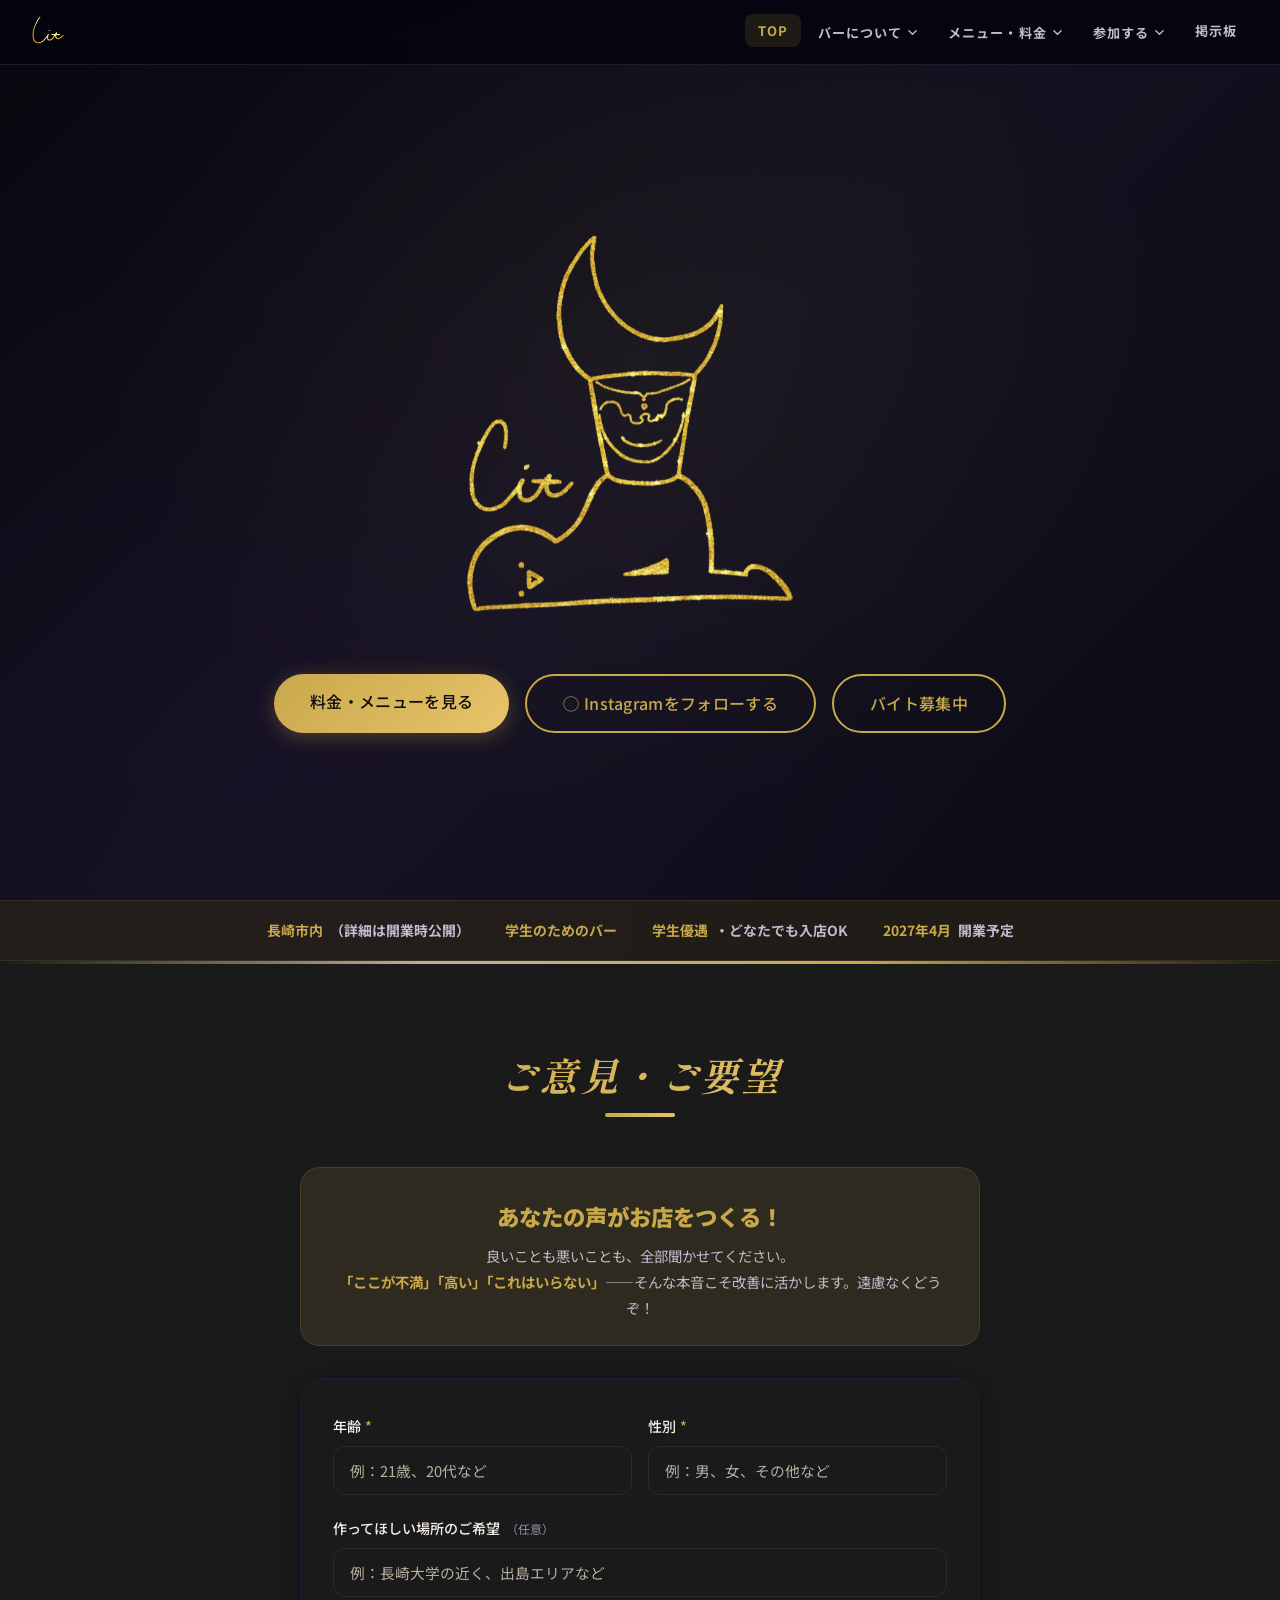
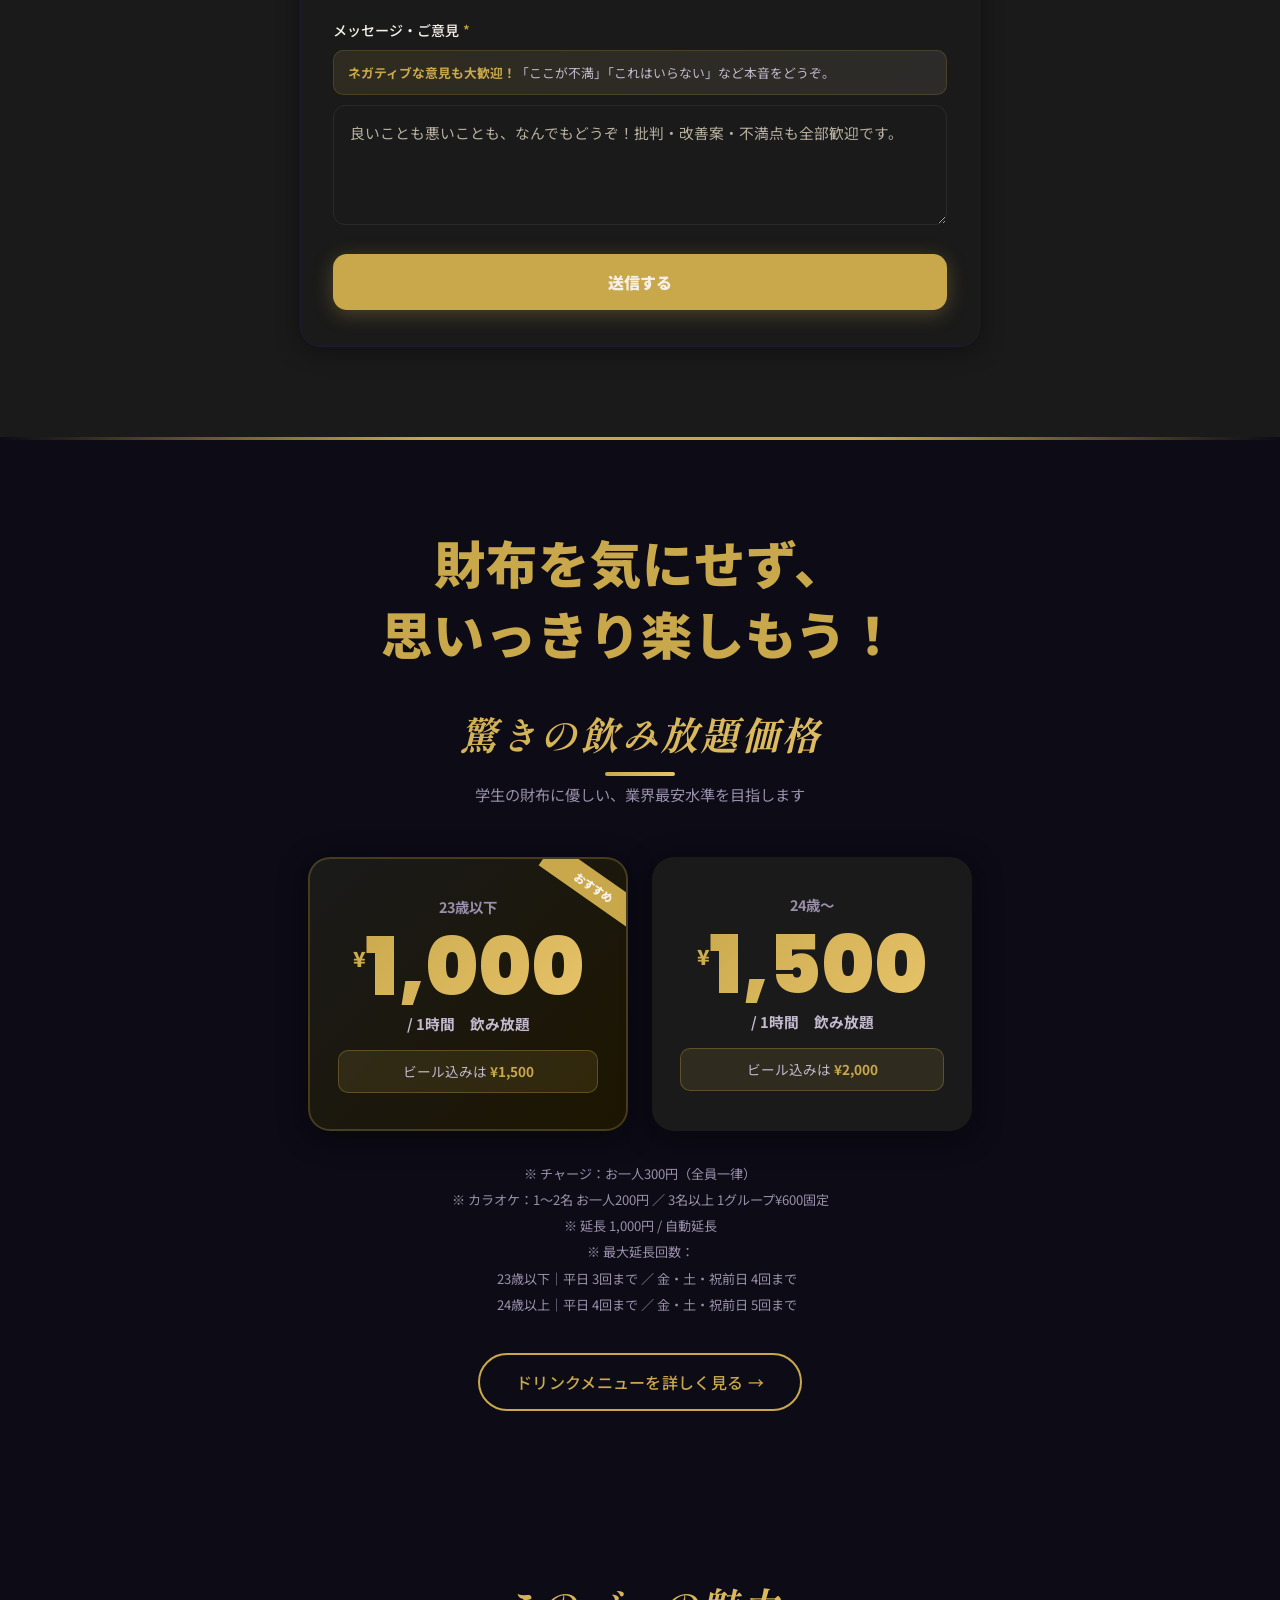
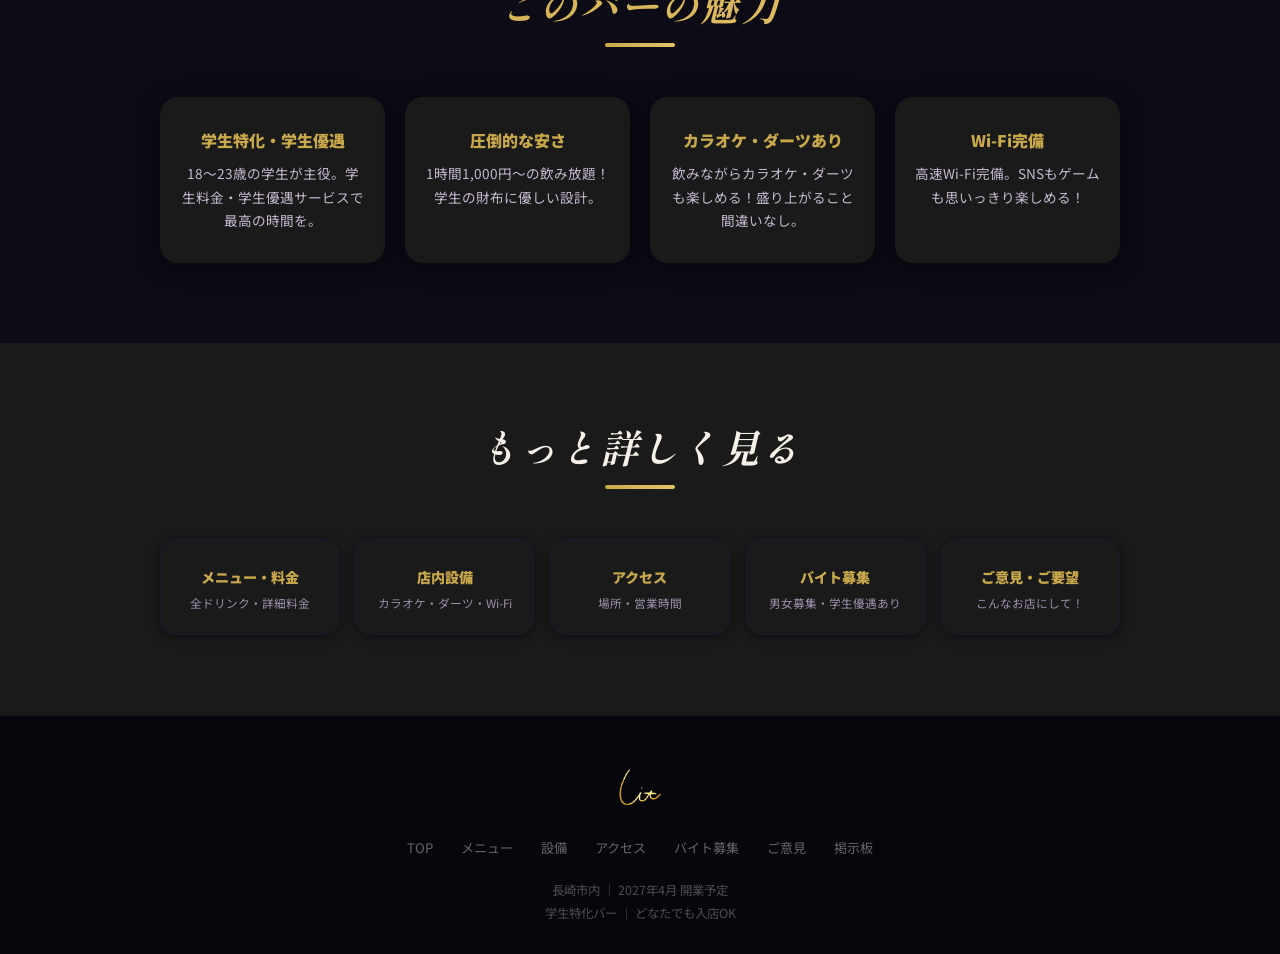
<file: index.html>
<!DOCTYPE html>
<html lang="ja">
<head>
  <meta charset="UTF-8">
  <meta name="viewport" content="width=device-width, initial-scale=1.0">
  <title>Lit | 学生特化バー 長崎</title>
  <link rel="stylesheet" href="style.css">
  <style>
    /* ===== PRICE SECTION ===== */
    .price-section {
      padding: 90px 20px;
      background: var(--bg-alt);
      text-align: center;
      position: relative;
    }

    .price-section::before {
      content: '';
      position: absolute;
      top: 0; left: 0; right: 0;
      height: 3px;
      background: linear-gradient(90deg, transparent, var(--pink), var(--purple), transparent);
    }

    .price-cards-wrap {
      display: flex;
      justify-content: center;
      gap: 24px;
      flex-wrap: wrap;
      margin-top: 40px;
    }

    .price-card {
      flex: 1;
      min-width: 235px;
      max-width: 320px;
      background: #1A1A1A;
      border-radius: 22px;
      padding: 36px 28px;
      text-align: center;
      position: relative;
      overflow: hidden;
      box-shadow: 0 6px 30px rgba(0,0,0,0.4);
      transition: transform 0.3s, box-shadow 0.3s;
    }

    .price-card:hover {
      transform: translateY(-10px);
      box-shadow: 0 20px 50px rgba(201,168,76,0.2);
    }

    .price-card.featured {
      background: linear-gradient(135deg, #1A1A1A, #1C1500);
      border: 2px solid rgba(201,168,76,0.25);
    }

    .featured-ribbon {
      position: absolute;
      top: 14px; right: -26px;
      background: linear-gradient(135deg, var(--pink), var(--purple));
      color: #F5F0E8;
      font-weight: 900;
      font-size: 0.7rem;
      padding: 5px 36px;
      transform: rotate(35deg);
    }

    .price-card-age {
      font-size: 0.9rem;
      color: var(--text-muted);
      margin-bottom: 8px;
      font-weight: 700;
    }

    .price-num {
      font-family: 'Poppins', sans-serif;
      font-weight: 900;
      font-size: clamp(3.5rem, 9vw, 5rem);
      line-height: 1;
      background: linear-gradient(135deg, var(--yellow), var(--orange));
      -webkit-background-clip: text;
      background-clip: text;
      -webkit-text-fill-color: transparent;
      animation: glowYellow 3s ease-in-out infinite;
    }

    .price-yen {
      font-size: 1.3rem;
      vertical-align: super;
      font-family: 'Noto Sans JP', sans-serif;
    }

    .price-per {
      font-size: 0.92rem;
      color: var(--text-secondary);
      margin-top: 5px;
      font-weight: 700;
    }

    .price-beer-opt {
      margin-top: 14px;
      padding: 9px 14px;
      background: var(--yellow-soft);
      border: 1px solid rgba(201,168,76,0.3);
      border-radius: 10px;
      font-size: 0.85rem;
      color: var(--text-secondary);
    }

    .price-beer-opt strong { color: #C9A84C; }

    .price-note {
      margin-top: 30px;
      color: var(--text-muted);
      font-size: 0.82rem;
      line-height: 2;
    }

    /* ===== EMBEDDED FEEDBACK ===== */
    .feedback-section {
      padding: 90px 20px;
      background: #1A1A1A;
      position: relative;
    }

    .feedback-section::before {
      content: '';
      position: absolute;
      top: 0; left: 0; right: 0;
      height: 3px;
      background: linear-gradient(90deg, transparent, var(--cyan), var(--purple), transparent);
    }

    .feedback-inner {
      max-width: 680px;
      margin: 0 auto;
    }

    .feedback-banner {
      background: linear-gradient(135deg, var(--purple-soft), var(--pink-soft));
      border: 1px solid rgba(201,168,76,0.15);
      border-radius: 20px;
      padding: 30px 28px 24px;
      text-align: center;
      margin-bottom: 32px;
    }

    .fb-banner-title {
      font-size: 1.4rem; font-weight: 900;
      background: linear-gradient(135deg, var(--purple), var(--pink));
      -webkit-background-clip: text; background-clip: text; -webkit-text-fill-color: transparent;
      margin-bottom: 8px;
    }

    .fb-banner-desc { font-size: 0.9rem; color: var(--text-secondary); line-height: 1.8; }

    .fb-form-card {
      background: #1A1A1A;
      border: 1px solid var(--card-border);
      border-radius: 20px;
      padding: 36px 32px;
      box-shadow: var(--card-shadow);
    }

    @media (max-width: 480px) {
      .fb-form-card { padding: 24px 18px; }
    }

    .fb-row2 {
      display: grid;
      grid-template-columns: 1fr 1fr;
      gap: 16px;
    }

    @media (max-width: 520px) {
      .fb-row2 { grid-template-columns: 1fr; }
    }

    .submit-btn {
      width: 100%;
      background: linear-gradient(135deg, var(--pink), var(--purple));
      color: #F5F0E8;
      border: none;
      border-radius: 14px;
      padding: 16px;
      font-family: 'Noto Sans JP', sans-serif;
      font-weight: 900;
      font-size: 1rem;
      cursor: pointer;
      transition: all 0.3s;
      box-shadow: 0 4px 20px rgba(201,168,76,0.3);
      position: relative;
      overflow: hidden;
    }

    .submit-btn::before {
      content: '';
      position: absolute;
      top: 0; left: -100%; width: 100%; height: 100%;
      background: linear-gradient(90deg, transparent, rgba(245,240,232,0.15), transparent);
      transition: left 0.5s;
    }

    .submit-btn:hover { transform: translateY(-2px); box-shadow: 0 8px 30px rgba(201,168,76,0.45); }
    .submit-btn:hover::before { left: 100%; }
    .submit-btn:disabled { opacity: 0.5; cursor: not-allowed; transform: none; }

    .thankyou-wrap {
      display: none;
      text-align: center;
      padding: 50px 20px;
      animation: fadeInUp 0.6s ease;
    }

    .thankyou-wrap.visible { display: block; }

    .ty-title {
      font-size: clamp(1.5rem, 4vw, 2.2rem); font-weight: 900; margin-bottom: 12px;
      background: linear-gradient(135deg, var(--pink), var(--purple));
      -webkit-background-clip: text; background-clip: text; -webkit-text-fill-color: transparent;
    }
    .ty-desc { font-size: 0.95rem; color: var(--text-secondary); line-height: 1.9; margin-bottom: 28px; }

    .confetti-container {
      position: fixed; inset: 0; pointer-events: none; z-index: 9999; overflow: hidden;
    }

    .confetti-piece {
      position: absolute;
      animation: confettiFall linear forwards;
    }

    /* ===== FEATURES ===== */
    .features-section { padding: 80px 20px; background: var(--bg-alt); }

    .features-grid {
      display: grid;
      grid-template-columns: repeat(auto-fit, minmax(200px, 1fr));
      gap: 20px;
    }

    .feature-item {
      background: #1A1A1A;
      border-radius: 18px;
      padding: 30px 20px;
      text-align: center;
      box-shadow: var(--card-shadow);
      transition: all 0.3s;
    }

    .feature-item:hover {
      transform: translateY(-6px);
      box-shadow: var(--card-shadow-hover);
    }

    .feature-icon {
      font-size: 2.8rem;
      margin-bottom: 15px;
      display: block;
      animation: float 4s ease-in-out infinite;
    }

    .feature-item:nth-child(2) .feature-icon { animation-delay: 1s; }
    .feature-item:nth-child(3) .feature-icon { animation-delay: 2s; }
    .feature-item:nth-child(4) .feature-icon { animation-delay: 3s; }

    .feature-title { font-weight: 900; font-size: 1rem; color: var(--purple); margin-bottom: 8px; }
    .feature-desc { font-size: 0.85rem; color: var(--text-secondary); line-height: 1.75; }

    /* ===== PAGE NAV ===== */
    .page-nav-section { padding: 80px 20px; background: #1A1A1A; }

    .page-nav-grid {
      display: grid;
      grid-template-columns: repeat(auto-fit, minmax(160px, 1fr));
      gap: 16px;
    }

    .page-nav-card {
      display: block;
      text-decoration: none;
      color: var(--text);
      background: #1A1A1A;
      border: 1.5px solid var(--card-border);
      border-radius: 16px;
      padding: 26px 14px 22px;
      text-align: center;
      box-shadow: 0 2px 12px rgba(0,0,0,0.4);
      transition: all 0.3s;
      position: relative;
      overflow: hidden;
    }

    .page-nav-card::after {
      content: '';
      position: absolute;
      top: 0; left: 0; right: 0;
      height: 3px;
      background: linear-gradient(90deg, var(--pink), var(--purple));
      transform: scaleX(0);
      transition: transform 0.3s;
    }

    .page-nav-card:hover {
      transform: translateY(-6px);
      border-color: rgba(201,168,76,0.25);
      box-shadow: 0 12px 35px rgba(201,168,76,0.15);
    }

    .page-nav-card:hover::after { transform: scaleX(1); }

    .pnc-icon { font-size: 2rem; margin-bottom: 10px; display: block; }
    .pnc-title { font-weight: 900; font-size: 0.88rem; color: var(--purple); margin-bottom: 4px; }
    .pnc-desc { font-size: 0.73rem; color: var(--text-muted); }

    /* ===== INFO BAR ===== */
    .info-bar {
      background: linear-gradient(135deg, var(--purple-soft), var(--pink-soft));
      border-top: 1px solid rgba(201,168,76,0.12);
      border-bottom: 1px solid rgba(201,168,76,0.12);
      padding: 18px 20px;
      display: flex;
      justify-content: center;
      gap: 35px;
      flex-wrap: wrap;
    }

    .info-item {
      display: flex;
      align-items: center;
      gap: 7px;
      font-size: 0.87rem;
      color: var(--text-secondary);
      font-weight: 700;
    }

    .info-item strong { color: var(--purple); }

    /* ===== PRICE SECTION CATCH ===== */
    .price-section-catch {
      font-family: 'M PLUS Rounded 1c', 'Noto Sans JP', sans-serif;
      font-weight: 900;
      font-size: clamp(1.8rem, 5vw, 3.2rem);
      line-height: 1.4;
      text-align: center;
      background: linear-gradient(135deg, var(--pink), var(--purple));
      -webkit-background-clip: text;
      background-clip: text;
      -webkit-text-fill-color: transparent;
      margin-bottom: 40px;
      letter-spacing: 0.02em;
    }

    @keyframes bounce {
      0%, 100% { transform: translateY(0); }
      50% { transform: translateY(-6px); }
    }
  </style>
</head>
<body>

  <nav id="mainNav">
    <a href="index.html" class="nav-logo"><img src="lit-logo.png" alt="Lit" class="nav-logo-img" onerror="this.style.display='none';this.nextSibling.style.display='inline'"><span style="display:none">Lit</span></a>
    <ul class="nav-links">
      <li><a href="index.html">TOP</a></li>
      <li class="nav-item-dropdown">
        <button class="nav-trigger" type="button">バーについて<svg class="nav-chevron" viewBox="0 0 12 12" fill="none"><path d="M2 4L6 8L10 4" stroke="currentColor" stroke-width="1.5" stroke-linecap="round" stroke-linejoin="round"/></svg></button>
        <div class="mega-menu">
          <div class="mega-menu-inner">
            <a href="facilities.html" class="mega-item">
              <div class="mega-item-icon"><svg viewBox="0 0 24 24" fill="none" stroke="currentColor" stroke-width="1.8" stroke-linecap="round" stroke-linejoin="round"><rect x="2" y="3" width="20" height="14" rx="2"/><line x1="8" y1="21" x2="16" y2="21"/><line x1="12" y1="17" x2="12" y2="21"/></svg></div>
              <div><div class="mega-item-title">店内設備</div><div class="mega-item-desc">カウンター・ゲーム・設備一覧</div></div>
            </a>
            <div class="mega-divider"></div>
            <a href="access.html" class="mega-item">
              <div class="mega-item-icon"><svg viewBox="0 0 24 24" fill="none" stroke="currentColor" stroke-width="1.8" stroke-linecap="round" stroke-linejoin="round"><path d="M21 10c0 7-9 13-9 13s-9-6-9-13a9 9 0 0 1 18 0z"/><circle cx="12" cy="10" r="3"/></svg></div>
              <div><div class="mega-item-title">アクセス</div><div class="mega-item-desc">長崎市内・営業時間</div></div>
            </a>
          </div>
        </div>
      </li>
      <li class="nav-item-dropdown">
        <button class="nav-trigger" type="button">メニュー・料金<svg class="nav-chevron" viewBox="0 0 12 12" fill="none"><path d="M2 4L6 8L10 4" stroke="currentColor" stroke-width="1.5" stroke-linecap="round" stroke-linejoin="round"/></svg></button>
        <div class="mega-menu">
          <div class="mega-menu-inner">
            <a href="menu.html#menu-section" class="mega-item">
              <div class="mega-item-icon"><svg viewBox="0 0 24 24" fill="none" stroke="currentColor" stroke-width="1.8" stroke-linecap="round" stroke-linejoin="round"><path d="M9 5H7a2 2 0 0 0-2 2v12a2 2 0 0 0 2 2h10a2 2 0 0 0 2-2V7a2 2 0 0 0-2-2h-2"/><rect x="9" y="3" width="6" height="4" rx="1"/><line x1="9" y1="12" x2="15" y2="12"/><line x1="9" y1="16" x2="13" y2="16"/></svg></div>
              <div><div class="mega-item-title">メニュー</div><div class="mega-item-desc">ドリンク・料金を確認する</div></div>
            </a>
            <div class="mega-divider"></div>
            <a href="menu.html#simulator-section" class="mega-item">
              <div class="mega-item-icon"><svg viewBox="0 0 24 24" fill="none" stroke="currentColor" stroke-width="1.8" stroke-linecap="round" stroke-linejoin="round"><line x1="12" y1="1" x2="12" y2="23"/><path d="M17 5H9.5a3.5 3.5 0 0 0 0 7h5a3.5 3.5 0 0 1 0 7H6"/></svg></div>
              <div><div class="mega-item-title">シミュレーター</div><div class="mega-item-desc">お会計を事前に計算</div></div>
            </a>
          </div>
        </div>
      </li>
      <li class="nav-item-dropdown">
        <button class="nav-trigger" type="button">参加する<svg class="nav-chevron" viewBox="0 0 12 12" fill="none"><path d="M2 4L6 8L10 4" stroke="currentColor" stroke-width="1.5" stroke-linecap="round" stroke-linejoin="round"/></svg></button>
        <div class="mega-menu">
          <div class="mega-menu-inner">
            <a href="recruit.html" class="mega-item">
              <div class="mega-item-icon"><svg viewBox="0 0 24 24" fill="none" stroke="currentColor" stroke-width="1.8" stroke-linecap="round" stroke-linejoin="round"><path d="M20 21v-2a4 4 0 0 0-4-4H8a4 4 0 0 0-4 4v2"/><circle cx="12" cy="7" r="4"/></svg></div>
              <div><div class="mega-item-title">バイト募集</div><div class="mega-item-desc">学生スタッフ募集中</div></div>
            </a>
            <div class="mega-divider"></div>
            <a href="feedback.html" class="mega-item">
              <div class="mega-item-icon"><svg viewBox="0 0 24 24" fill="none" stroke="currentColor" stroke-width="1.8" stroke-linecap="round" stroke-linejoin="round"><path d="M21 15a2 2 0 0 1-2 2H7l-4 4V5a2 2 0 0 1 2-2h14a2 2 0 0 1 2 2z"/></svg></div>
              <div><div class="mega-item-title">ご意見・ご要望</div><div class="mega-item-desc">質問・提案はこちらから</div></div>
            </a>
          </div>
        </div>
      </li>
      <li><a href="bbs.html">掲示板</a></li>
    </ul>
    <div class="hamburger" id="hamburger"><span></span><span></span><span></span></div>
  </nav>
  <div class="mega-backdrop" id="megaBackdrop"></div>

  <!-- ===== モバイルメニュー ===== -->
  <div class="mobile-menu" id="mobileMenu">
    <a href="index.html">TOP</a>
    <div class="mobile-menu-section">バーについて</div>
    <a href="facilities.html" class="mobile-menu-sub">店内設備</a>
    <a href="access.html" class="mobile-menu-sub">アクセス</a>
    <div class="mobile-menu-section">メニュー・料金</div>
    <a href="menu.html#menu-section" class="mobile-menu-sub">メニュー</a>
    <a href="menu.html#simulator-section" class="mobile-menu-sub">シミュレーター</a>
    <div class="mobile-menu-section">参加する</div>
    <a href="recruit.html" class="mobile-menu-sub">バイト募集</a>
    <a href="feedback.html" class="mobile-menu-sub">ご意見・ご要望</a>
    <a href="bbs.html">掲示板</a>
  </div>

  <main>

    <!-- HERO STATIC -->
    <section class="hero-static">
      <div class="hero-static-inner">
        <img src="images/lit-hero.png" alt="Lit" class="hero-logo-img">
        <div class="hero-static-buttons">
          <a href="menu.html" class="btn-primary">料金・メニューを見る</a>
          <a href="https://www.instagram.com/under22.come_on" target="_blank" class="btn-outline">
            <span>&#9711;</span> Instagramをフォローする
          </a>
          <a href="recruit.html" class="btn-outline">バイト募集中</a>
        </div>
      </div>
    </section>

    <!-- INFO BAR -->
    <div class="info-bar">
      <div class="info-item"><strong>長崎市内</strong>（詳細は開業時公開）</div>
      <div class="info-item"><strong>学生のためのバー</strong></div>
      <div class="info-item"><strong>学生優遇</strong>・どなたでも入店OK</div>
      <div class="info-item"><strong>2027年4月</strong> 開業予定</div>
    </div>

    <!-- FEEDBACK FORM (embedded) — 1st section -->
    <section class="feedback-section">
      <div class="feedback-inner">
        <div class="section-heading reveal">
          <h2 class="gradient-text">ご意見・ご要望</h2>
          <div class="divider"></div>
        </div>

        <div class="feedback-banner reveal">
          <div class="fb-banner-title">あなたの声がお店をつくる！</div>
          <p class="fb-banner-desc">
            良いことも悪いことも、全部聞かせてください。<br>
            <strong style="color:var(--purple);">「ここが不満」「高い」「これはいらない」</strong>——そんな本音こそ改善に活かします。遠慮なくどうぞ！
          </p>
        </div>

        <!-- Form -->
        <div id="idxFormWrap">
          <div class="fb-form-card reveal">
            <form id="idxFeedbackForm" novalidate>

              <div class="fb-row2">
                <div class="form-group">
                  <label class="form-label" for="idx_age">年齢<span class="required">*</span></label>
                  <input type="text" id="idx_age" name="年齢" class="form-input" placeholder="例：21歳、20代など" maxlength="30" required>
                </div>
                <div class="form-group">
                  <label class="form-label" for="idx_gender">性別<span class="required">*</span></label>
                  <input type="text" id="idx_gender" name="性別" class="form-input" placeholder="例：男、女、その他など" maxlength="30" required>
                </div>
              </div>

              <div class="form-group">
                <label class="form-label" for="idx_location">作ってほしい場所のご希望<span class="optional">（任意）</span></label>
                <input type="text" id="idx_location" name="場所のご希望" class="form-input" placeholder="例：長崎大学の近く、出島エリアなど" maxlength="100">
              </div>

              <div class="form-group">
                <label class="form-label" for="idx_message">メッセージ・ご意見<span class="required">*</span></label>
                <div style="background:linear-gradient(135deg,var(--purple-soft),var(--cyan-soft));border:1px solid rgba(201,168,76,0.18);border-radius:10px;padding:10px 14px;margin-bottom:10px;font-size:0.8rem;color:var(--text-secondary);line-height:1.8;">
                  <strong style="color:var(--purple);">ネガティブな意見も大歓迎！</strong>「ここが不満」「これはいらない」など本音をどうぞ。
                </div>
                <textarea id="idx_message" name="メッセージ" class="form-textarea" style="min-height:120px;" placeholder="良いことも悪いことも、なんでもどうぞ！批判・改善案・不満点も全部歓迎です。" maxlength="1000"></textarea>
              </div>

              <div id="idx_formError" style="display:none;color:var(--pink);font-size:0.84rem;margin-bottom:14px;padding:10px 14px;background:var(--pink-soft);border-radius:10px;">
                メッセージを入力してください
              </div>

              <button type="submit" class="submit-btn" id="idx_submitBtn">送信する</button>
            </form>
          </div>
        </div>

        <!-- Thank you -->
        <div id="idx_thankYou" class="thankyou-wrap fb-form-card">
          <div class="ty-title">ありがとうございました！</div>
          <p class="ty-desc">いただいたご意見はお店作りに活かします。<br>2027年4月のオープンをお楽しみに！</p>
          <div style="display:flex;gap:14px;justify-content:center;flex-wrap:wrap;">
            <button onclick="idxResetForm()" class="btn btn-pink">もう一件送る</button>
            <a href="feedback.html" class="btn btn-outline-purple">詳細フォームへ</a>
          </div>
        </div>
      </div>
    </section>

    <!-- PRICE HIGHLIGHT — 2nd section -->
    <section class="price-section">
      <div class="container">

        <div class="price-section-catch reveal">
          財布を気にせず、<br>思いっきり楽しもう！
        </div>

        <div class="section-heading reveal">
          <h2 class="yellow-text">驚きの飲み放題価格</h2>
          <div class="divider"></div>
          <p>学生の財布に優しい、業界最安水準を目指します</p>
        </div>

        <div class="price-cards-wrap">
          <div class="price-card featured reveal delay-1">
            <div class="featured-ribbon">おすすめ</div>
            <div class="price-card-age">23歳以下</div>
            <div class="price-num"><span class="price-yen">¥</span>1,000</div>
            <div class="price-per">/ 1時間　飲み放題</div>
            <div class="price-beer-opt">ビール込みは <strong>¥1,500</strong></div>
          </div>
          <div class="price-card reveal delay-2">
            <div class="price-card-age">24歳〜</div>
            <div class="price-num"><span class="price-yen">¥</span>1,500</div>
            <div class="price-per">/ 1時間　飲み放題</div>
            <div class="price-beer-opt">ビール込みは <strong>¥2,000</strong></div>
          </div>
        </div>

        <p class="price-note reveal">
          ※ チャージ：お一人300円（全員一律）<br>
          ※ カラオケ：1〜2名 お一人200円 ／ 3名以上 1グループ¥600固定<br>
          ※ 延長 1,000円 / 自動延長<br>
          ※ 最大延長回数：<br>
          　23歳以下｜平日 3回まで ／ 金・土・祝前日 4回まで<br>
          　24歳以上｜平日 4回まで ／ 金・土・祝前日 5回まで
        </p>

        <div style="margin-top:35px;" class="reveal">
          <a href="menu.html" class="btn btn-outline-purple">ドリンクメニューを詳しく見る →</a>
        </div>
      </div>
    </section>

    <!-- FEATURES -->
    <section class="features-section">
      <div class="container">
        <div class="section-heading reveal">
          <h2 class="gradient-text">このバーの魅力</h2>
          <div class="divider"></div>
        </div>
        <div class="features-grid">
          <div class="feature-item reveal delay-1">
            <div class="feature-title">学生特化・学生優遇</div>
            <div class="feature-desc">18〜23歳の学生が主役。学生料金・学生優遇サービスで最高の時間を。</div>
          </div>
          <div class="feature-item reveal delay-2">
            <div class="feature-title">圧倒的な安さ</div>
            <div class="feature-desc">1時間1,000円〜の飲み放題！学生の財布に優しい設計。</div>
          </div>
          <div class="feature-item reveal delay-3">
            <div class="feature-title">カラオケ・ダーツあり</div>
            <div class="feature-desc">飲みながらカラオケ・ダーツも楽しめる！盛り上がること間違いなし。</div>
          </div>
          <div class="feature-item reveal delay-4">
            <div class="feature-title">Wi-Fi完備</div>
            <div class="feature-desc">高速Wi-Fi完備。SNSもゲームも思いっきり楽しめる！</div>
          </div>
        </div>
      </div>
    </section>

    <!-- PAGE NAV -->
    <section class="page-nav-section">
      <div class="container">
        <div class="section-heading reveal">
          <h2>もっと詳しく見る</h2>
          <div class="divider"></div>
        </div>
        <div class="page-nav-grid">
          <a href="menu.html" class="page-nav-card reveal delay-1">
            <div class="pnc-title">メニュー・料金</div>
            <div class="pnc-desc">全ドリンク・詳細料金</div>
          </a>
          <a href="facilities.html" class="page-nav-card reveal delay-2">
            <div class="pnc-title">店内設備</div>
            <div class="pnc-desc">カラオケ・ダーツ・Wi-Fi</div>
          </a>
          <a href="access.html" class="page-nav-card reveal delay-3">
            <div class="pnc-title">アクセス</div>
            <div class="pnc-desc">場所・営業時間</div>
          </a>
          <a href="recruit.html" class="page-nav-card reveal delay-4">
            <div class="pnc-title">バイト募集</div>
            <div class="pnc-desc">男女募集・学生優遇あり</div>
          </a>
          <a href="feedback.html" class="page-nav-card reveal delay-4">
            <div class="pnc-title">ご意見・ご要望</div>
            <div class="pnc-desc">こんなお店にして！</div>
          </a>
        </div>
      </div>
    </section>

  </main>

  <footer>
    <img src="lit-logo.png" alt="Lit" class="footer-logo-img"
      onerror="this.style.display='none';this.nextSibling.style.display='inline'">
    <span class="footer-logo" style="display:none">Lit</span>
    <ul class="footer-nav">
      <li><a href="index.html">TOP</a></li>
      <li><a href="menu.html">メニュー</a></li>
      <li><a href="facilities.html">設備</a></li>
      <li><a href="access.html">アクセス</a></li>
      <li><a href="recruit.html">バイト募集</a></li>
      <li><a href="feedback.html">ご意見</a></li>
      <li><a href="bbs.html">掲示板</a></li>
    </ul>
    <div class="footer-info">
      長崎市内 ｜ 2027年4月 開業予定<br>学生特化バー ｜ どなたでも入店OK
    </div>
  </footer>

  <div class="confetti-container" id="confettiContainer"></div>

  <script src="common.js"></script>
  <script>
    // Feedback form
    const idxForm = document.getElementById('idxFeedbackForm');
    idxForm.addEventListener('submit', function(e) {
      e.preventDefault();
      const msg = document.getElementById('idx_message').value.trim();
      const age = document.getElementById('idx_age').value.trim();
      const gender = document.getElementById('idx_gender').value.trim();
      const errEl = document.getElementById('idx_formError');
      if (!age || !gender || !msg) {
        errEl.textContent = '年齢・性別・メッセージは必須です';
        errEl.style.display = 'block';
        if (!age) document.getElementById('idx_age').focus();
        else if (!gender) document.getElementById('idx_gender').focus();
        else document.getElementById('idx_message').focus();
        return;
      }
      errEl.style.display = 'none';
      const btn = document.getElementById('idx_submitBtn');
      btn.disabled = true; btn.textContent = '送信中...';
      const formData = new FormData(document.getElementById('idxFeedbackForm'));
      fetch('https://formspree.io/f/mvzvojje', {
        method: 'POST',
        body: formData,
        headers: { 'Accept': 'application/json' }
      }).then(res => {
        if (res.ok) {
          document.getElementById('idxFormWrap').style.display = 'none';
          const ty = document.getElementById('idx_thankYou');
          ty.classList.add('visible');
          launchConfetti();
          ty.scrollIntoView({ behavior: 'smooth', block: 'center' });
        } else {
          errEl.textContent = '送信に失敗しました。もう一度お試しください。';
          errEl.style.display = 'block';
          btn.disabled = false; btn.textContent = '送信する';
        }
      }).catch(() => {
        errEl.textContent = '通信エラーが発生しました。もう一度お試しください。';
        errEl.style.display = 'block';
        btn.disabled = false; btn.textContent = '送信する';
      });
    });

    function idxResetForm() {
      idxForm.reset();
      document.getElementById('idxFormWrap').style.display = 'block';
      document.getElementById('idx_thankYou').classList.remove('visible');
      document.getElementById('idx_submitBtn').disabled = false;
      document.getElementById('idx_submitBtn').textContent = '送信する';
    }

    function launchConfetti() {
      const c = document.getElementById('confettiContainer');
      const colors = ['#C9A84C','#E8C46A','#F5F0E8','#B8B0A0','#ffffff','#C9A84C'];
      for (let i = 0; i < 80; i++) {
        const p = document.createElement('div');
        p.className = 'confetti-piece';
        p.style.cssText = `left:${Math.random()*100}%;background:${colors[Math.floor(Math.random()*colors.length)]};width:${6+Math.random()*8}px;height:${6+Math.random()*8}px;border-radius:${Math.random()>0.5?'50%':'2px'};animation-duration:${1.5+Math.random()*2}s;animation-delay:${Math.random()*0.8}s;`;
        c.appendChild(p);
      }
      setTimeout(() => { c.innerHTML = ''; }, 4000);
    }
  </script>
</body>
</html>
</file>
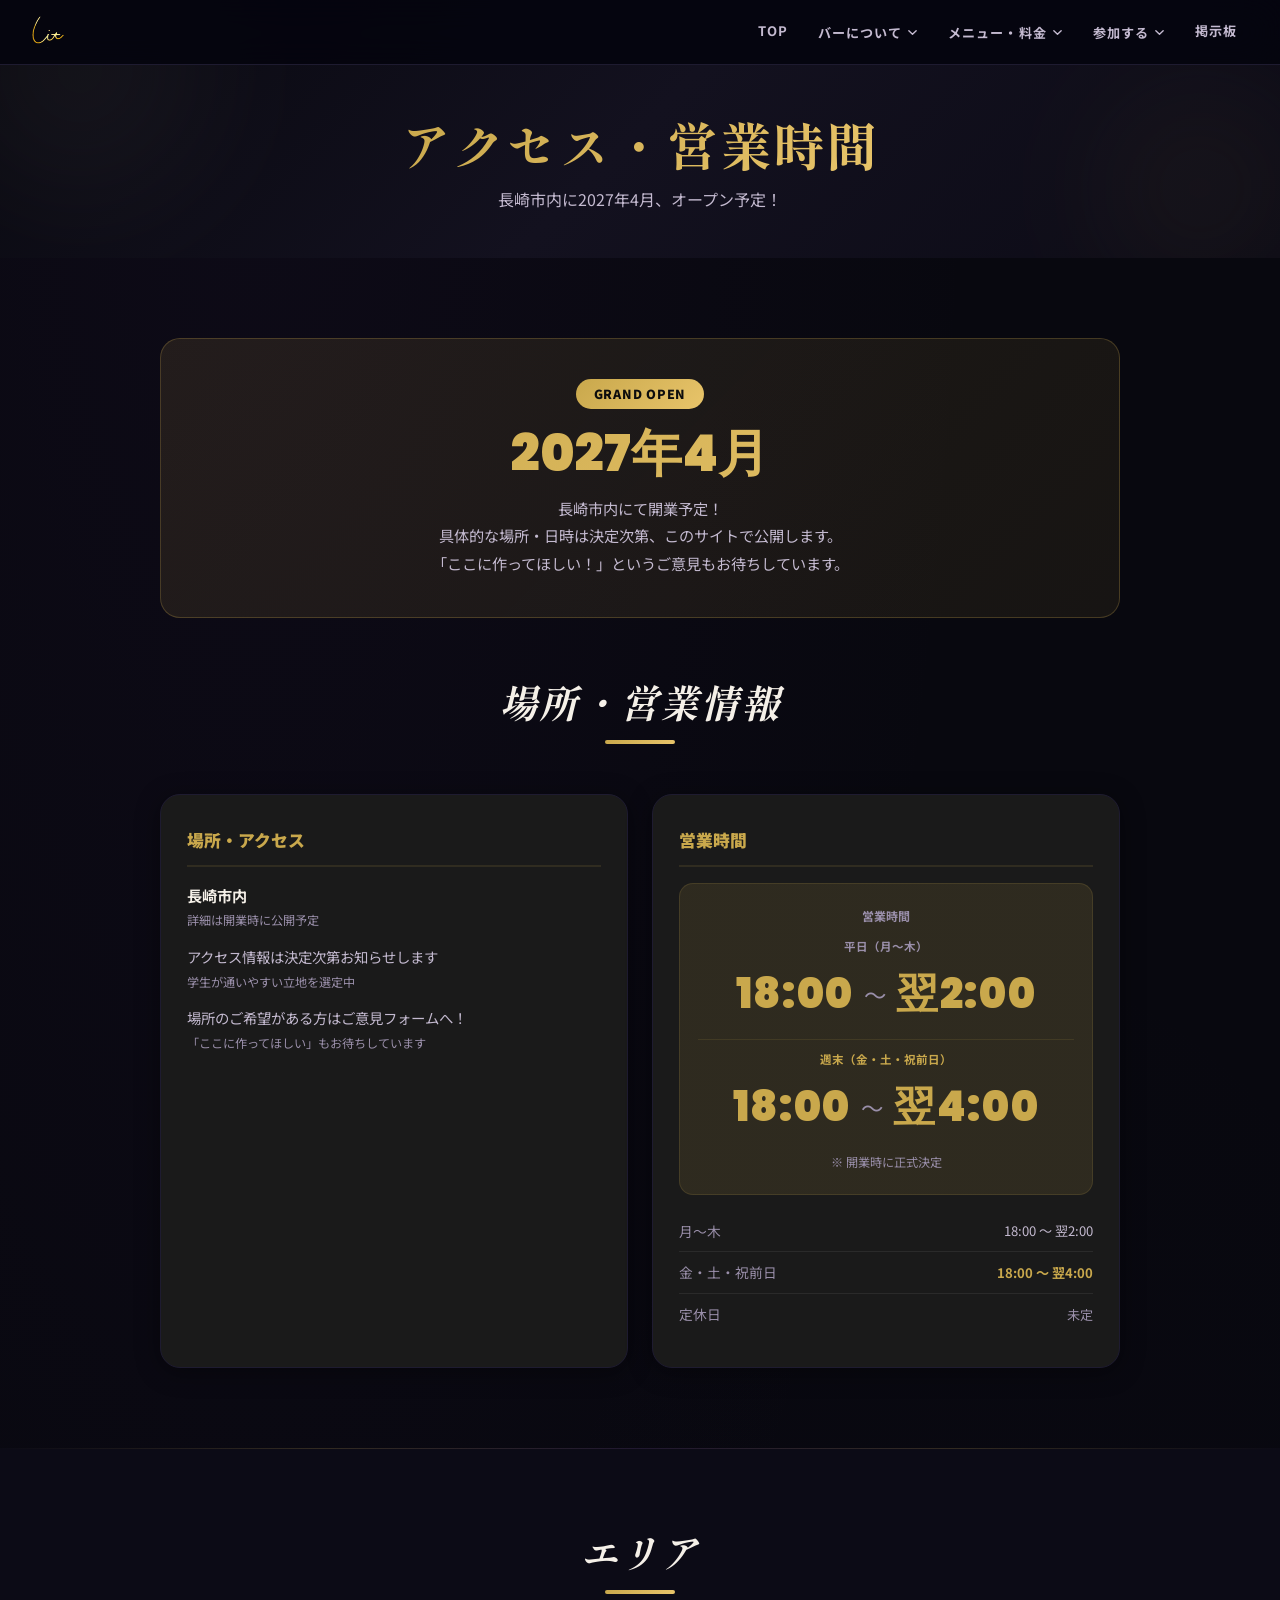
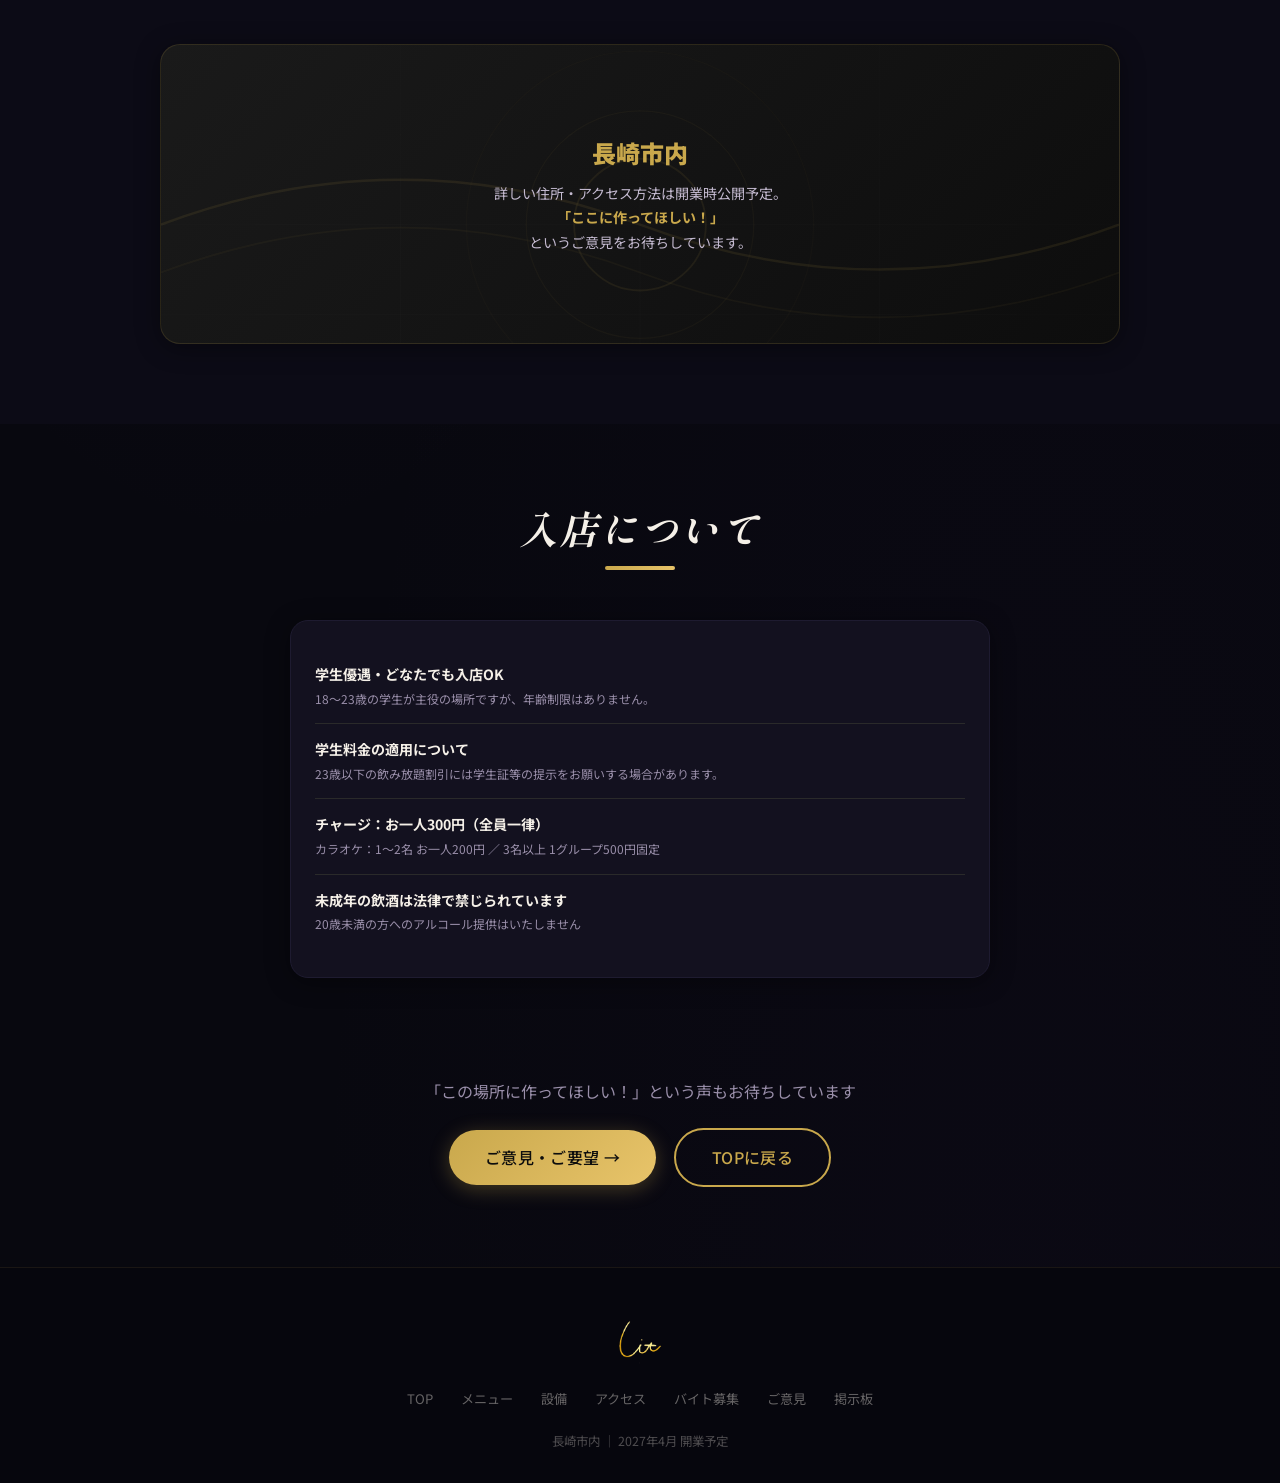
<file: access.html>
<!DOCTYPE html>
<html lang="ja">
<head>
  <meta charset="UTF-8">
  <meta name="viewport" content="width=device-width, initial-scale=1.0">
  <title>アクセス・営業時間 | Lit</title>
  <link rel="stylesheet" href="style.css">
  <style>
    .access-grid {
      display: grid;
      grid-template-columns: 1fr 1fr;
      gap: 24px;
    }

    @media (max-width: 640px) { .access-grid { grid-template-columns: 1fr; } }

    .info-card {
      background: #1A1A1A;
      border: 1.5px solid var(--card-border);
      border-radius: 20px;
      padding: 32px 26px;
      box-shadow: var(--card-shadow);
      transition: all 0.3s;
    }

    .info-card:hover {
      transform: translateY(-5px);
      box-shadow: var(--card-shadow-hover);
    }

    .info-card-icon { font-size: 2.5rem; margin-bottom: 14px; display: block; animation: float 5s ease-in-out infinite; }
    .info-card:nth-child(2) .info-card-icon { animation-delay: 1.5s; }

    .info-card-title {
      font-size: 1.05rem;
      font-weight: 900;
      color: var(--purple);
      margin-bottom: 16px;
      padding-bottom: 10px;
      border-bottom: 2px solid var(--purple-soft);
    }

    .info-row {
      display: flex;
      align-items: flex-start;
      gap: 12px;
      margin-bottom: 14px;
    }

    .info-row-icon { font-size: 1.05rem; width: 22px; flex-shrink: 0; margin-top: 2px; }

    .info-row-text { font-size: 0.9rem; line-height: 1.7; color: var(--text-secondary); }
    .info-row-text strong { color: var(--text); font-size: 0.95rem; }
    .info-row-text .note { display: block; font-size: 0.76rem; color: var(--text-muted); margin-top: 2px; }

    /* Hours display */
    .hours-display {
      background: linear-gradient(135deg, var(--purple-soft), var(--pink-soft));
      border: 1px solid rgba(201,168,76,0.15);
      border-radius: 14px;
      padding: 22px 18px;
      text-align: center;
      margin-top: 8px;
    }

    .hours-time {
      font-family: 'Poppins', sans-serif;
      font-weight: 900;
      font-size: clamp(1.7rem, 5vw, 2.6rem);
      color: var(--purple);
      letter-spacing: 0.04em;
    }

    .hours-divider { font-size: 1.4rem; color: var(--text-muted); margin: 0 10px; }
    .hours-note { font-size: 0.76rem; color: var(--text-muted); margin-top: 7px; }

    /* Hours table */
    .hours-table { width: 100%; border-collapse: collapse; margin-top: 16px; }

    .hours-table td {
      padding: 9px 0;
      border-bottom: 1px solid #2A2A2A;
      font-size: 0.86rem;
    }

    .hours-table td:first-child { color: var(--text-muted); width: 50%; }
    .hours-table td:last-child { text-align: right; }
    .hours-table tr:last-child td { border-bottom: none; }

    /* Map placeholder */
    .map-placeholder {
      background: linear-gradient(135deg, #1A1A1A, #0D0D0D);
      border: 1.5px solid rgba(201,168,76,0.15);
      border-radius: 20px;
      height: 300px;
      position: relative;
      display: flex;
      align-items: center;
      justify-content: center;
      overflow: hidden;
      box-shadow: var(--card-shadow);
    }

    .map-svg-bg { position: absolute; inset: 0; opacity: 0.25; }

    .map-content { position: relative; z-index: 2; text-align: center; padding: 30px; }

    .map-pin {
      font-size: 4rem; display: block; margin-bottom: 14px;
      animation: bounce 2s ease-in-out infinite;
    }

    @keyframes bounce { 0%, 100% { transform: translateY(0); } 50% { transform: translateY(-12px); } }

    .map-title { font-size: 1.5rem; font-weight: 900; color: var(--purple); margin-bottom: 8px; }
    .map-desc { font-size: 0.88rem; color: var(--text-secondary); line-height: 1.75; }

    /* Opening banner */
    .opening-banner {
      background: linear-gradient(135deg, var(--yellow-soft), rgba(201,168,76,0.08));
      border: 1.5px solid rgba(201,168,76,0.25);
      border-radius: 20px;
      padding: 40px 30px;
      text-align: center;
      position: relative;
      overflow: hidden;
    }

    .opening-label {
      display: inline-block;
      background: linear-gradient(135deg, var(--yellow), var(--orange));
      color: #0D0D0D;
      font-weight: 900;
      font-size: 0.78rem;
      padding: 5px 18px;
      border-radius: 50px;
      margin-bottom: 14px;
      letter-spacing: 0.06em;
    }

    .opening-date-big {
      font-family: 'Poppins', sans-serif;
      font-weight: 900;
      font-size: clamp(2rem, 6vw, 3.2rem);
      background: linear-gradient(135deg, var(--yellow), var(--orange));
      -webkit-background-clip: text;
      background-clip: text;
      -webkit-text-fill-color: transparent;
      line-height: 1.2;
      margin-bottom: 10px;
    }

    .opening-sub { font-size: 0.95rem; color: var(--text-secondary); line-height: 1.8; }

    /* Entry conditions */
    .entry-row {
      display: flex;
      align-items: flex-start;
      gap: 13px;
      padding: 14px 0;
      border-bottom: 1px solid #2A2A2A;
    }

    .entry-row:last-child { border-bottom: none; }
    .entry-row-icon { font-size: 1.2rem; flex-shrink: 0; margin-top: 2px; }
    .entry-row-text { font-size: 0.88rem; color: var(--text-secondary); line-height: 1.7; }
    .entry-row-text strong { color: var(--text); }
    .entry-row-text .note { display: block; font-size: 0.75rem; color: var(--text-muted); margin-top: 2px; }
  </style>
</head>
<body>

  <nav id="mainNav">
    <a href="index.html" class="nav-logo"><img src="lit-logo.png" alt="Lit" class="nav-logo-img" onerror="this.style.display='none';this.nextSibling.style.display='inline'"><span style="display:none">Lit</span></a>
    <ul class="nav-links">
      <li><a href="index.html">TOP</a></li>
      <li class="nav-item-dropdown">
        <button class="nav-trigger" type="button">バーについて<svg class="nav-chevron" viewBox="0 0 12 12" fill="none"><path d="M2 4L6 8L10 4" stroke="currentColor" stroke-width="1.5" stroke-linecap="round" stroke-linejoin="round"/></svg></button>
        <div class="mega-menu">
          <div class="mega-menu-inner">
            <a href="facilities.html" class="mega-item">
              <div class="mega-item-icon"><svg viewBox="0 0 24 24" fill="none" stroke="currentColor" stroke-width="1.8" stroke-linecap="round" stroke-linejoin="round"><rect x="2" y="3" width="20" height="14" rx="2"/><line x1="8" y1="21" x2="16" y2="21"/><line x1="12" y1="17" x2="12" y2="21"/></svg></div>
              <div><div class="mega-item-title">店内設備</div><div class="mega-item-desc">カウンター・ゲーム・設備一覧</div></div>
            </a>
            <div class="mega-divider"></div>
            <a href="access.html" class="mega-item">
              <div class="mega-item-icon"><svg viewBox="0 0 24 24" fill="none" stroke="currentColor" stroke-width="1.8" stroke-linecap="round" stroke-linejoin="round"><path d="M21 10c0 7-9 13-9 13s-9-6-9-13a9 9 0 0 1 18 0z"/><circle cx="12" cy="10" r="3"/></svg></div>
              <div><div class="mega-item-title">アクセス</div><div class="mega-item-desc">長崎市内・営業時間</div></div>
            </a>
          </div>
        </div>
      </li>
      <li class="nav-item-dropdown">
        <button class="nav-trigger" type="button">メニュー・料金<svg class="nav-chevron" viewBox="0 0 12 12" fill="none"><path d="M2 4L6 8L10 4" stroke="currentColor" stroke-width="1.5" stroke-linecap="round" stroke-linejoin="round"/></svg></button>
        <div class="mega-menu">
          <div class="mega-menu-inner">
            <a href="menu.html#menu-section" class="mega-item">
              <div class="mega-item-icon"><svg viewBox="0 0 24 24" fill="none" stroke="currentColor" stroke-width="1.8" stroke-linecap="round" stroke-linejoin="round"><path d="M9 5H7a2 2 0 0 0-2 2v12a2 2 0 0 0 2 2h10a2 2 0 0 0 2-2V7a2 2 0 0 0-2-2h-2"/><rect x="9" y="3" width="6" height="4" rx="1"/><line x1="9" y1="12" x2="15" y2="12"/><line x1="9" y1="16" x2="13" y2="16"/></svg></div>
              <div><div class="mega-item-title">メニュー</div><div class="mega-item-desc">ドリンク・料金を確認する</div></div>
            </a>
            <div class="mega-divider"></div>
            <a href="menu.html#simulator-section" class="mega-item">
              <div class="mega-item-icon"><svg viewBox="0 0 24 24" fill="none" stroke="currentColor" stroke-width="1.8" stroke-linecap="round" stroke-linejoin="round"><line x1="12" y1="1" x2="12" y2="23"/><path d="M17 5H9.5a3.5 3.5 0 0 0 0 7h5a3.5 3.5 0 0 1 0 7H6"/></svg></div>
              <div><div class="mega-item-title">シミュレーター</div><div class="mega-item-desc">お会計を事前に計算</div></div>
            </a>
          </div>
        </div>
      </li>
      <li class="nav-item-dropdown">
        <button class="nav-trigger" type="button">参加する<svg class="nav-chevron" viewBox="0 0 12 12" fill="none"><path d="M2 4L6 8L10 4" stroke="currentColor" stroke-width="1.5" stroke-linecap="round" stroke-linejoin="round"/></svg></button>
        <div class="mega-menu">
          <div class="mega-menu-inner">
            <a href="recruit.html" class="mega-item">
              <div class="mega-item-icon"><svg viewBox="0 0 24 24" fill="none" stroke="currentColor" stroke-width="1.8" stroke-linecap="round" stroke-linejoin="round"><path d="M20 21v-2a4 4 0 0 0-4-4H8a4 4 0 0 0-4 4v2"/><circle cx="12" cy="7" r="4"/></svg></div>
              <div><div class="mega-item-title">バイト募集</div><div class="mega-item-desc">学生スタッフ募集中</div></div>
            </a>
            <div class="mega-divider"></div>
            <a href="feedback.html" class="mega-item">
              <div class="mega-item-icon"><svg viewBox="0 0 24 24" fill="none" stroke="currentColor" stroke-width="1.8" stroke-linecap="round" stroke-linejoin="round"><path d="M21 15a2 2 0 0 1-2 2H7l-4 4V5a2 2 0 0 1 2-2h14a2 2 0 0 1 2 2z"/></svg></div>
              <div><div class="mega-item-title">ご意見・ご要望</div><div class="mega-item-desc">質問・提案はこちらから</div></div>
            </a>
          </div>
        </div>
      </li>
      <li><a href="bbs.html">掲示板</a></li>
    </ul>
    <div class="hamburger" id="hamburger"><span></span><span></span><span></span></div>
  </nav>
  <div class="mega-backdrop" id="megaBackdrop"></div>

  <!-- ===== モバイルメニュー ===== -->
  <div class="mobile-menu" id="mobileMenu">
    <a href="index.html">TOP</a>
    <div class="mobile-menu-section">バーについて</div>
    <a href="facilities.html" class="mobile-menu-sub">店内設備</a>
    <a href="access.html" class="mobile-menu-sub">アクセス</a>
    <div class="mobile-menu-section">メニュー・料金</div>
    <a href="menu.html#menu-section" class="mobile-menu-sub">メニュー</a>
    <a href="menu.html#simulator-section" class="mobile-menu-sub">シミュレーター</a>
    <div class="mobile-menu-section">参加する</div>
    <a href="recruit.html" class="mobile-menu-sub">バイト募集</a>
    <a href="feedback.html" class="mobile-menu-sub">ご意見・ご要望</a>
    <a href="bbs.html">掲示板</a>
  </div>

  <header class="page-header">
    <div class="page-header-bg"></div>
    <div class="page-header-orb" style="width:320px;height:320px;background:radial-gradient(circle,rgba(184,176,160,0.2),transparent);top:-90px;left:-80px;"></div>
    <div class="page-header-orb" style="width:260px;height:260px;background:radial-gradient(circle,rgba(201,168,76,0.18),transparent);bottom:-60px;right:-50px;"></div>
    <div class="page-header-content">
      <h1 class="gradient-text">アクセス・営業時間</h1>
      <p>長崎市内に2027年4月、オープン予定！</p>
    </div>
  </header>

  <main>

    <!-- OPENING BANNER -->
    <section class="section" style="padding-bottom:30px;">
      <div class="container">
        <div class="opening-banner reveal">
          <div class="opening-label">GRAND OPEN</div>
          <div class="opening-date-big">2027年4月</div>
          <div class="opening-sub">
            長崎市内にて開業予定！<br>
            具体的な場所・日時は決定次第、このサイトで公開します。<br>
            「ここに作ってほしい！」というご意見もお待ちしています。
          </div>
        </div>
      </div>
    </section>

    <!-- ACCESS INFO -->
    <section class="section" style="padding-top:30px;">
      <div class="container">
        <div class="section-heading reveal">
          <h2>場所・営業情報</h2>
          <div class="divider"></div>
        </div>

        <div class="access-grid">
          <div class="info-card reveal delay-1">
            <div class="info-card-title">場所・アクセス</div>
            <div class="info-row">
              <div class="info-row-text">
                <strong>長崎市内</strong>
                <span class="note">詳細は開業時に公開予定</span>
              </div>
            </div>
            <div class="info-row">
              <div class="info-row-text">
                アクセス情報は決定次第お知らせします
                <span class="note">学生が通いやすい立地を選定中</span>
              </div>
            </div>
            <div class="info-row">
              <div class="info-row-text">
                場所のご希望がある方はご意見フォームへ！
                <span class="note">「ここに作ってほしい」もお待ちしています</span>
              </div>
            </div>
          </div>

          <div class="info-card reveal delay-2">
            <div class="info-card-title">営業時間</div>
            <div class="hours-display">
              <div style="font-size:0.75rem;color:var(--text-muted);margin-bottom:12px;font-weight:700;">営業時間</div>
              <div style="margin-bottom:10px;">
                <div style="font-size:0.72rem;color:var(--text-muted);margin-bottom:4px;font-weight:700;">平日（月〜木）</div>
                <div style="display:flex;align-items:center;justify-content:center;">
                  <span class="hours-time">18:00</span>
                  <span class="hours-divider">〜</span>
                  <span class="hours-time">翌2:00</span>
                </div>
              </div>
              <div style="height:1px;background:rgba(201,168,76,0.12);margin:10px 0;"></div>
              <div>
                <div style="font-size:0.72rem;color:var(--pink);margin-bottom:4px;font-weight:700;">週末（金・土・祝前日）</div>
                <div style="display:flex;align-items:center;justify-content:center;">
                  <span class="hours-time" style="color:var(--pink);">18:00</span>
                  <span class="hours-divider">〜</span>
                  <span class="hours-time" style="color:var(--pink);">翌4:00</span>
                </div>
              </div>
              <div class="hours-note" style="margin-top:10px;">※ 開業時に正式決定</div>
            </div>
            <table class="hours-table">
              <tr>
                <td>月〜木</td>
                <td style="font-size:0.82rem;color:var(--text-secondary);text-align:right;">18:00 〜 翌2:00</td>
              </tr>
              <tr>
                <td>金・土・祝前日</td>
                <td style="font-size:0.82rem;color:var(--pink);font-weight:700;text-align:right;">18:00 〜 翌4:00</td>
              </tr>
              <tr>
                <td>定休日</td>
                <td style="color:var(--text-muted);font-size:0.82rem;">未定</td>
              </tr>
            </table>
          </div>
        </div>
      </div>
    </section>

    <!-- MAP -->
    <section class="section section-alt">
      <div class="container">
        <div class="section-heading reveal">
          <h2>エリア</h2>
          <div class="divider"></div>
        </div>

        <div class="map-placeholder reveal">
          <svg class="map-svg-bg" viewBox="0 0 800 300" fill="none" xmlns="http://www.w3.org/2000/svg">
            <path d="M0 150 Q200 75 400 150 Q600 225 800 150" stroke="rgba(201,168,76,0.4)" stroke-width="2" fill="none"/>
            <path d="M0 190 Q200 115 400 190 Q600 265 800 190" stroke="rgba(201,168,76,0.2)" stroke-width="1.5" fill="none"/>
            <circle cx="400" cy="150" r="55" stroke="rgba(201,168,76,0.35)" stroke-width="1.5" fill="none"/>
            <circle cx="400" cy="150" r="95" stroke="rgba(201,168,76,0.18)" stroke-width="1" fill="none"/>
            <circle cx="400" cy="150" r="145" stroke="rgba(201,168,76,0.1)" stroke-width="1" fill="none"/>
            <line x1="0" y1="75" x2="800" y2="75" stroke="rgba(245,240,232,0.04)" stroke-width="1"/>
            <line x1="0" y1="150" x2="800" y2="150" stroke="rgba(245,240,232,0.04)" stroke-width="1"/>
            <line x1="0" y1="225" x2="800" y2="225" stroke="rgba(245,240,232,0.04)" stroke-width="1"/>
            <line x1="200" y1="0" x2="200" y2="300" stroke="rgba(245,240,232,0.04)" stroke-width="1"/>
            <line x1="400" y1="0" x2="400" y2="300" stroke="rgba(245,240,232,0.04)" stroke-width="1"/>
            <line x1="600" y1="0" x2="600" y2="300" stroke="rgba(245,240,232,0.04)" stroke-width="1"/>
          </svg>

          <div class="map-content">
            <div class="map-title">長崎市内</div>
            <div class="map-desc">
              詳しい住所・アクセス方法は開業時公開予定。<br>
              <span style="color:var(--purple);font-weight:700;">「ここに作ってほしい！」</span><br>
              というご意見をお待ちしています。
            </div>
          </div>
        </div>
      </div>
    </section>

    <!-- ENTRY CONDITIONS -->
    <section class="section">
      <div class="container container-sm">
        <div class="section-heading reveal">
          <h2>入店について</h2>
          <div class="divider"></div>
        </div>
        <div class="glass-card reveal">
          <div class="entry-row">
            <div class="entry-row-text">
              <strong>学生優遇・どなたでも入店OK</strong>
              <span class="note">18〜23歳の学生が主役の場所ですが、年齢制限はありません。</span>
            </div>
          </div>
          <div class="entry-row">
            <div class="entry-row-text">
              <strong>学生料金の適用について</strong>
              <span class="note">23歳以下の飲み放題割引には学生証等の提示をお願いする場合があります。</span>
            </div>
          </div>
          <div class="entry-row">
            <div class="entry-row-text">
              <strong>チャージ：お一人300円（全員一律）</strong>
              <span class="note">カラオケ：1〜2名 お一人200円 ／ 3名以上 1グループ500円固定</span>
            </div>
          </div>
          <div class="entry-row">
            <div class="entry-row-text">
              <strong>未成年の飲酒は法律で禁じられています</strong>
              <span class="note">20歳未満の方へのアルコール提供はいたしません</span>
            </div>
          </div>
        </div>
      </div>
    </section>

    <section class="section" style="text-align:center;padding-top:20px;">
      <div class="reveal">
        <p style="color:var(--text-muted);margin-bottom:24px;">
          「この場所に作ってほしい！」という声もお待ちしています
        </p>
        <a href="feedback.html" class="btn btn-pink" style="margin-right:14px;">ご意見・ご要望 →</a>
        <a href="index.html" class="btn btn-outline-purple">TOPに戻る</a>
      </div>
    </section>

  </main>

  <footer>
    <img src="lit-logo.png" alt="Lit" class="footer-logo-img"
      onerror="this.style.display='none';this.nextSibling.style.display='inline'">
    <span class="footer-logo" style="display:none">Lit</span>
    <ul class="footer-nav">
      <li><a href="index.html">TOP</a></li>
      <li><a href="menu.html">メニュー</a></li>
      <li><a href="facilities.html">設備</a></li>
      <li><a href="access.html">アクセス</a></li>
      <li><a href="recruit.html">バイト募集</a></li>
      <li><a href="feedback.html">ご意見</a></li>
      <li><a href="bbs.html">掲示板</a></li>
    </ul>
    <div class="footer-info">長崎市内 ｜ 2027年4月 開業予定</div>
  </footer>

  <script src="common.js"></script>
</body>
</html>
</file>
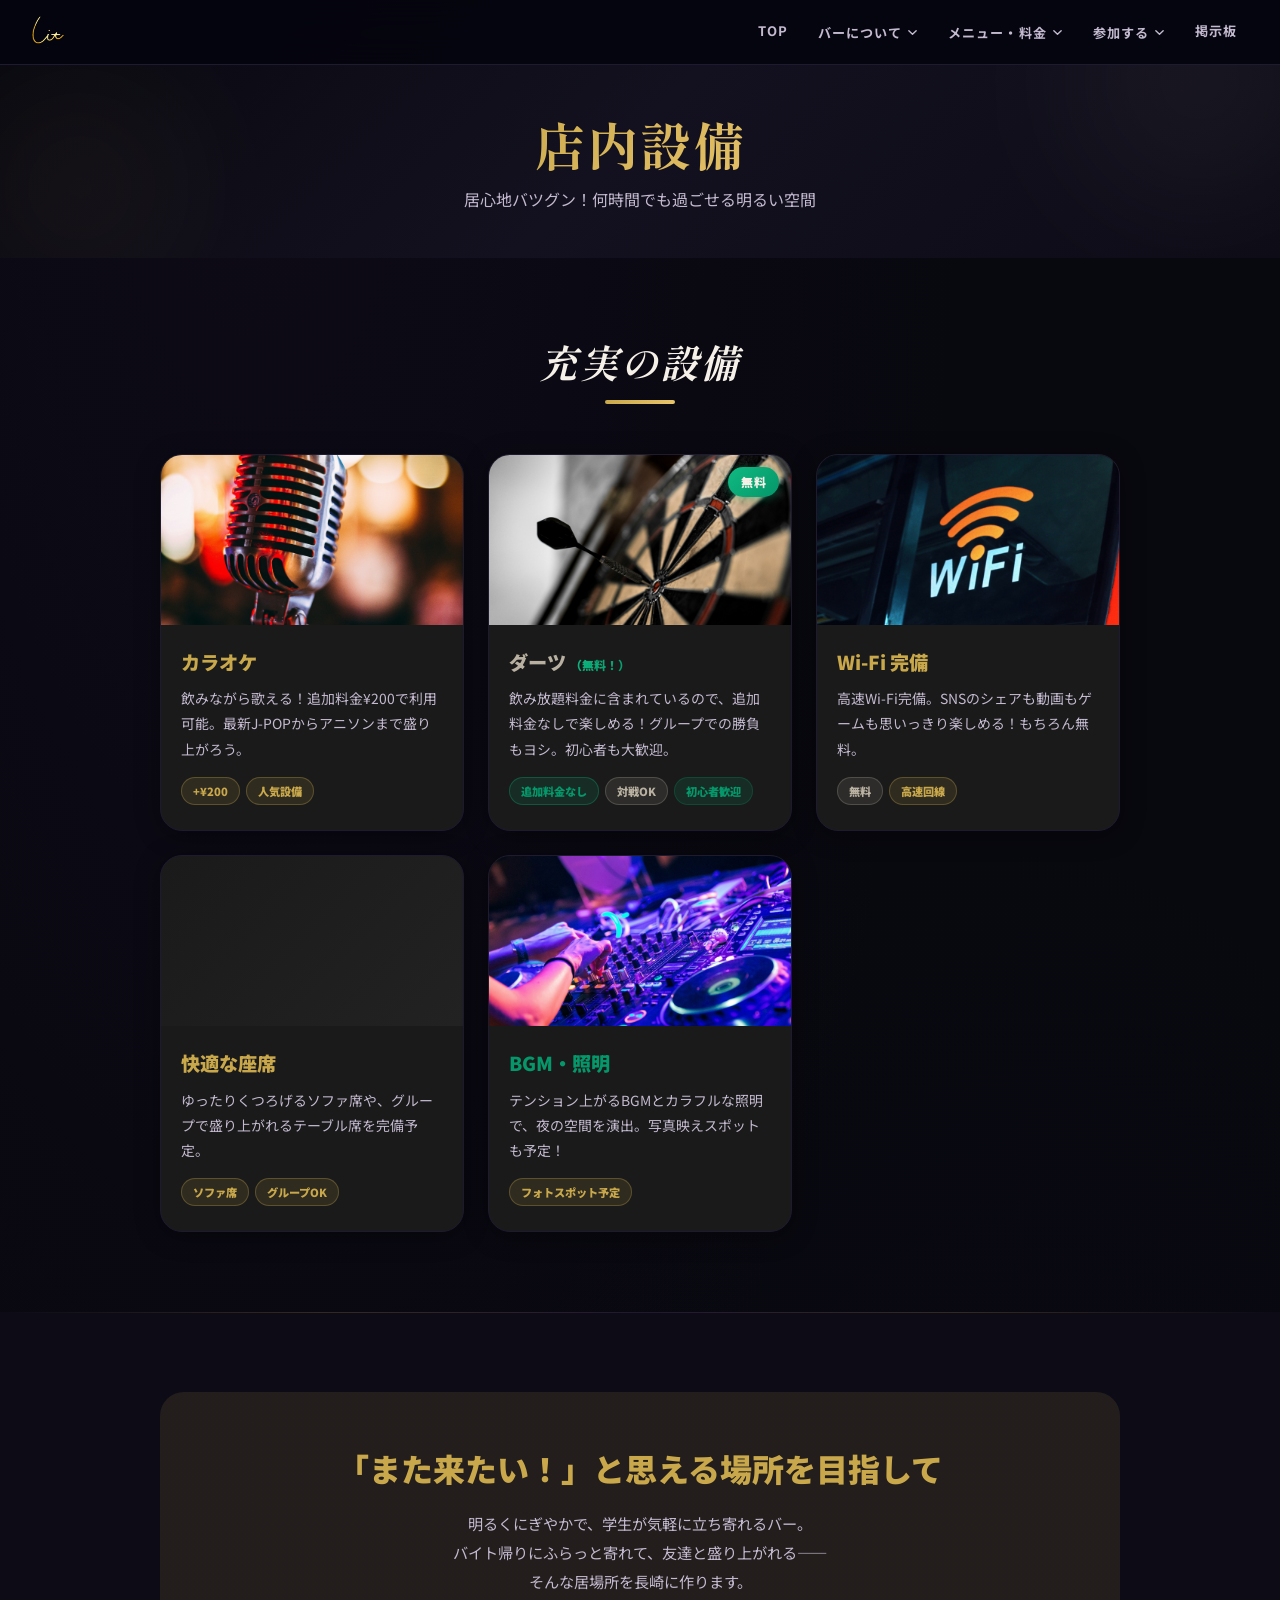
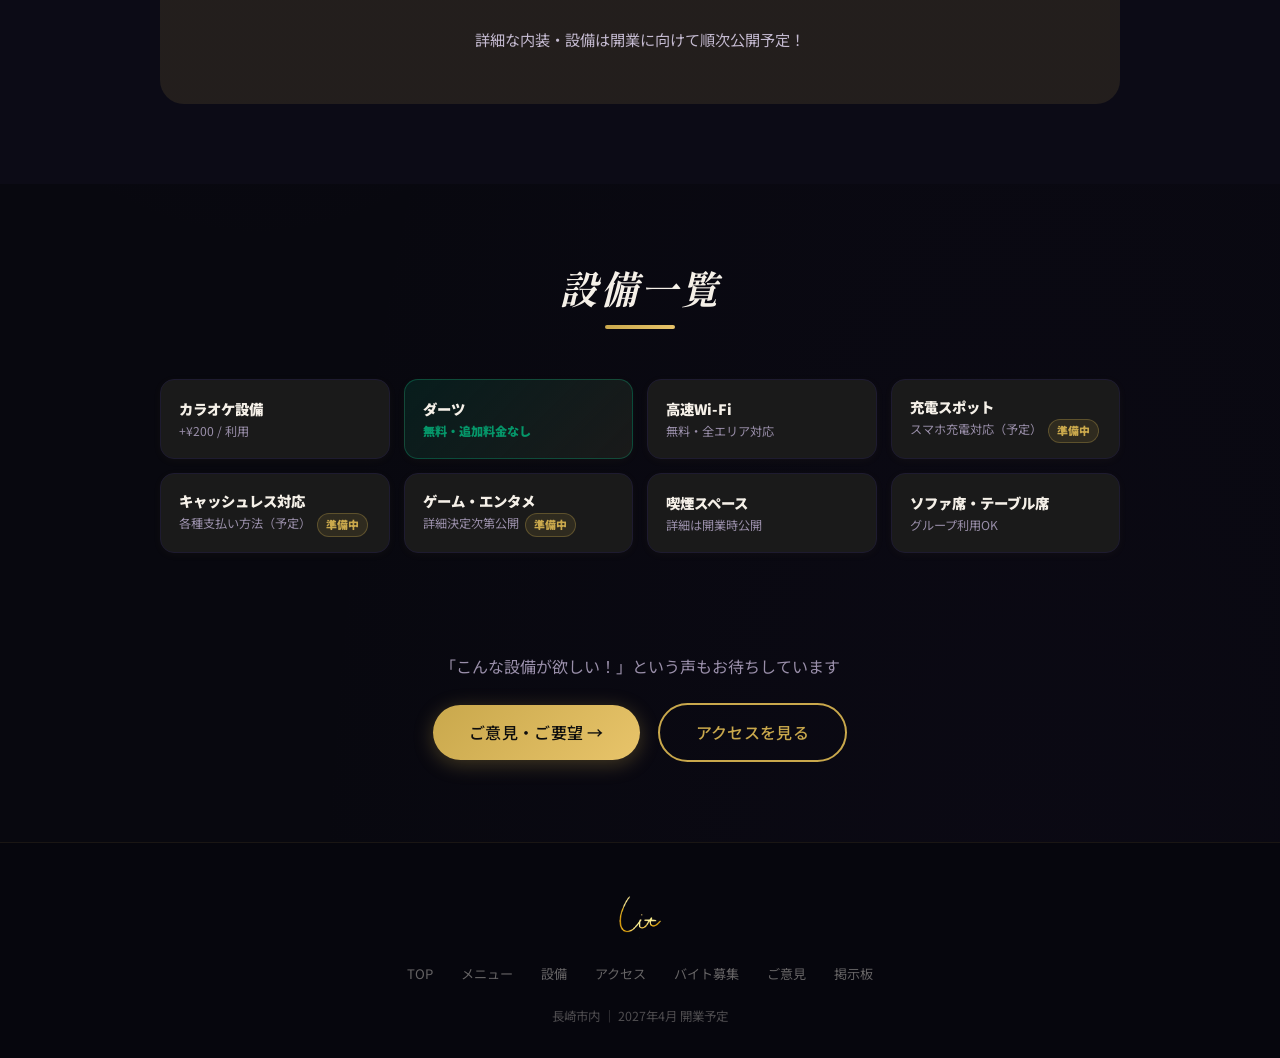
<file: facilities.html>
<!DOCTYPE html>
<html lang="ja">
<head>
  <meta charset="UTF-8">
  <meta name="viewport" content="width=device-width, initial-scale=1.0">
  <title>店内設備 | Lit</title>
  <link rel="stylesheet" href="style.css">
  <style>
    .facility-grid {
      display: grid;
      grid-template-columns: repeat(auto-fit, minmax(270px, 1fr));
      gap: 24px;
    }

    .facility-card {
      background: #1A1A1A;
      border: 1.5px solid var(--card-border);
      border-radius: 22px;
      overflow: hidden;
      box-shadow: var(--card-shadow);
      transition: all 0.3s;
    }

    .facility-card:hover {
      transform: translateY(-8px);
      box-shadow: var(--card-shadow-hover);
    }

    .facility-illus {
      height: 170px;
      display: flex;
      align-items: center;
      justify-content: center;
      position: relative;
      overflow: hidden;
    }

    .facility-card:nth-child(1) .facility-illus { background: linear-gradient(135deg, #1A1A1A, #222222); }
    .facility-card:nth-child(2) .facility-illus { background: linear-gradient(135deg, #1A1A1A, #222222); }
    .facility-card:nth-child(3) .facility-illus { background: linear-gradient(135deg, #1A1A1A, #1C1500); }
    .facility-card:nth-child(4) .facility-illus { background: linear-gradient(135deg, #1A1A1A, #222222); }
    .facility-card:nth-child(5) .facility-illus { background: linear-gradient(135deg, #1A1A1A, #222222); }

    .facility-big-icon {
      font-size: 5.5rem;
      animation: floatSide 5s ease-in-out infinite;
      filter: drop-shadow(0 5px 15px rgba(0,0,0,0.4));
    }

    .facility-card:nth-child(2) .facility-big-icon { animation-delay: 1s; }
    .facility-card:nth-child(3) .facility-big-icon { animation-delay: 2s; }
    .facility-card:nth-child(4) .facility-big-icon { animation-delay: 3s; }
    .facility-card:nth-child(5) .facility-big-icon { animation-delay: 4s; }

    .facility-body { padding: 22px 20px; }

    .facility-name {
      font-size: 1.2rem;
      font-weight: 900;
      margin-bottom: 8px;
      color: var(--text);
    }

    .facility-card:nth-child(1) .facility-name { color: var(--pink); }
    .facility-card:nth-child(2) .facility-name { color: var(--cyan); }
    .facility-card:nth-child(3) .facility-name { color: #C9A84C; }
    .facility-card:nth-child(4) .facility-name { color: var(--purple); }
    .facility-card:nth-child(5) .facility-name { color: var(--green); }

    .facility-desc {
      font-size: 0.87rem;
      color: var(--text-secondary);
      line-height: 1.8;
      margin-bottom: 12px;
    }

    .facility-tag {
      display: inline-block;
      padding: 4px 11px;
      border-radius: 50px;
      font-size: 0.7rem;
      font-weight: 900;
      margin: 3px 2px 3px 0;
    }

    /* Vibe section */
    .vibe-section {
      background: linear-gradient(135deg, var(--purple-soft), var(--pink-soft));
      border-radius: 24px;
      padding: 50px 38px;
      text-align: center;
      position: relative;
      overflow: hidden;
    }

    .vibe-title {
      font-size: clamp(1.3rem, 3.5vw, 2rem);
      font-weight: 900;
      margin-bottom: 14px;
      background: linear-gradient(135deg, var(--pink), var(--purple));
      -webkit-background-clip: text;
      background-clip: text;
      -webkit-text-fill-color: transparent;
    }

    .vibe-desc {
      font-size: 0.95rem;
      color: var(--text-secondary);
      line-height: 1.9;
      max-width: 520px;
      margin: 0 auto;
    }

    /* Spec list */
    .spec-list {
      display: grid;
      grid-template-columns: repeat(auto-fit, minmax(200px, 1fr));
      gap: 14px;
    }

    .spec-item {
      display: flex;
      align-items: center;
      gap: 13px;
      background: #1A1A1A;
      border: 1.5px solid var(--card-border);
      border-radius: 14px;
      padding: 15px 18px;
      box-shadow: 0 2px 10px rgba(201,168,76,0.04);
      transition: all 0.25s;
    }

    .spec-item:hover {
      background: var(--purple-soft);
      transform: translateX(5px);
      border-color: rgba(201,168,76,0.2);
    }

    .spec-icon { font-size: 1.7rem; }
    .spec-name { font-weight: 900; font-size: 0.9rem; color: var(--text); }
    .spec-detail { font-size: 0.76rem; color: var(--text-muted); }

    .coming-badge {
      display: inline-block;
      background: var(--yellow-soft);
      border: 1px solid rgba(201,168,76,0.3);
      color: #C9A84C;
      font-size: 0.68rem;
      font-weight: 900;
      padding: 2px 8px;
      border-radius: 50px;
      margin-left: 6px;
      vertical-align: middle;
    }
  </style>
</head>
<body>

  <nav id="mainNav">
    <a href="index.html" class="nav-logo"><img src="lit-logo.png" alt="Lit" class="nav-logo-img" onerror="this.style.display='none';this.nextSibling.style.display='inline'"><span style="display:none">Lit</span></a>
    <ul class="nav-links">
      <li><a href="index.html">TOP</a></li>
      <li class="nav-item-dropdown">
        <button class="nav-trigger" type="button">バーについて<svg class="nav-chevron" viewBox="0 0 12 12" fill="none"><path d="M2 4L6 8L10 4" stroke="currentColor" stroke-width="1.5" stroke-linecap="round" stroke-linejoin="round"/></svg></button>
        <div class="mega-menu">
          <div class="mega-menu-inner">
            <a href="facilities.html" class="mega-item">
              <div class="mega-item-icon"><svg viewBox="0 0 24 24" fill="none" stroke="currentColor" stroke-width="1.8" stroke-linecap="round" stroke-linejoin="round"><rect x="2" y="3" width="20" height="14" rx="2"/><line x1="8" y1="21" x2="16" y2="21"/><line x1="12" y1="17" x2="12" y2="21"/></svg></div>
              <div><div class="mega-item-title">店内設備</div><div class="mega-item-desc">カウンター・ゲーム・設備一覧</div></div>
            </a>
            <div class="mega-divider"></div>
            <a href="access.html" class="mega-item">
              <div class="mega-item-icon"><svg viewBox="0 0 24 24" fill="none" stroke="currentColor" stroke-width="1.8" stroke-linecap="round" stroke-linejoin="round"><path d="M21 10c0 7-9 13-9 13s-9-6-9-13a9 9 0 0 1 18 0z"/><circle cx="12" cy="10" r="3"/></svg></div>
              <div><div class="mega-item-title">アクセス</div><div class="mega-item-desc">長崎市内・営業時間</div></div>
            </a>
          </div>
        </div>
      </li>
      <li class="nav-item-dropdown">
        <button class="nav-trigger" type="button">メニュー・料金<svg class="nav-chevron" viewBox="0 0 12 12" fill="none"><path d="M2 4L6 8L10 4" stroke="currentColor" stroke-width="1.5" stroke-linecap="round" stroke-linejoin="round"/></svg></button>
        <div class="mega-menu">
          <div class="mega-menu-inner">
            <a href="menu.html#menu-section" class="mega-item">
              <div class="mega-item-icon"><svg viewBox="0 0 24 24" fill="none" stroke="currentColor" stroke-width="1.8" stroke-linecap="round" stroke-linejoin="round"><path d="M9 5H7a2 2 0 0 0-2 2v12a2 2 0 0 0 2 2h10a2 2 0 0 0 2-2V7a2 2 0 0 0-2-2h-2"/><rect x="9" y="3" width="6" height="4" rx="1"/><line x1="9" y1="12" x2="15" y2="12"/><line x1="9" y1="16" x2="13" y2="16"/></svg></div>
              <div><div class="mega-item-title">メニュー</div><div class="mega-item-desc">ドリンク・料金を確認する</div></div>
            </a>
            <div class="mega-divider"></div>
            <a href="menu.html#simulator-section" class="mega-item">
              <div class="mega-item-icon"><svg viewBox="0 0 24 24" fill="none" stroke="currentColor" stroke-width="1.8" stroke-linecap="round" stroke-linejoin="round"><line x1="12" y1="1" x2="12" y2="23"/><path d="M17 5H9.5a3.5 3.5 0 0 0 0 7h5a3.5 3.5 0 0 1 0 7H6"/></svg></div>
              <div><div class="mega-item-title">シミュレーター</div><div class="mega-item-desc">お会計を事前に計算</div></div>
            </a>
          </div>
        </div>
      </li>
      <li class="nav-item-dropdown">
        <button class="nav-trigger" type="button">参加する<svg class="nav-chevron" viewBox="0 0 12 12" fill="none"><path d="M2 4L6 8L10 4" stroke="currentColor" stroke-width="1.5" stroke-linecap="round" stroke-linejoin="round"/></svg></button>
        <div class="mega-menu">
          <div class="mega-menu-inner">
            <a href="recruit.html" class="mega-item">
              <div class="mega-item-icon"><svg viewBox="0 0 24 24" fill="none" stroke="currentColor" stroke-width="1.8" stroke-linecap="round" stroke-linejoin="round"><path d="M20 21v-2a4 4 0 0 0-4-4H8a4 4 0 0 0-4 4v2"/><circle cx="12" cy="7" r="4"/></svg></div>
              <div><div class="mega-item-title">バイト募集</div><div class="mega-item-desc">学生スタッフ募集中</div></div>
            </a>
            <div class="mega-divider"></div>
            <a href="feedback.html" class="mega-item">
              <div class="mega-item-icon"><svg viewBox="0 0 24 24" fill="none" stroke="currentColor" stroke-width="1.8" stroke-linecap="round" stroke-linejoin="round"><path d="M21 15a2 2 0 0 1-2 2H7l-4 4V5a2 2 0 0 1 2-2h14a2 2 0 0 1 2 2z"/></svg></div>
              <div><div class="mega-item-title">ご意見・ご要望</div><div class="mega-item-desc">質問・提案はこちらから</div></div>
            </a>
          </div>
        </div>
      </li>
      <li><a href="bbs.html">掲示板</a></li>
    </ul>
    <div class="hamburger" id="hamburger"><span></span><span></span><span></span></div>
  </nav>
  <div class="mega-backdrop" id="megaBackdrop"></div>

  <!-- ===== モバイルメニュー ===== -->
  <div class="mobile-menu" id="mobileMenu">
    <a href="index.html">TOP</a>
    <div class="mobile-menu-section">バーについて</div>
    <a href="facilities.html" class="mobile-menu-sub">店内設備</a>
    <a href="access.html" class="mobile-menu-sub">アクセス</a>
    <div class="mobile-menu-section">メニュー・料金</div>
    <a href="menu.html#menu-section" class="mobile-menu-sub">メニュー</a>
    <a href="menu.html#simulator-section" class="mobile-menu-sub">シミュレーター</a>
    <div class="mobile-menu-section">参加する</div>
    <a href="recruit.html" class="mobile-menu-sub">バイト募集</a>
    <a href="feedback.html" class="mobile-menu-sub">ご意見・ご要望</a>
    <a href="bbs.html">掲示板</a>
  </div>

  <header class="page-header">
    <div class="page-header-bg"></div>
    <div class="page-header-orb" style="width:320px;height:320px;background:radial-gradient(circle,rgba(184,176,160,0.2),transparent);top:-80px;right:-80px;"></div>
    <div class="page-header-orb" style="width:260px;height:260px;background:radial-gradient(circle,rgba(201,168,76,0.18),transparent);bottom:-60px;left:-50px;"></div>
    <div class="page-header-content">
      <h1 class="gradient-text">店内設備</h1>
      <p>居心地バツグン！何時間でも過ごせる明るい空間</p>
    </div>
  </header>

  <main>

    <!-- MAIN FACILITIES -->
    <section class="section">
      <div class="container">
        <div class="section-heading reveal">
          <h2>充実の設備</h2>
          <div class="divider"></div>
        </div>

        <div class="facility-grid">

          <div class="facility-card reveal delay-1">
            <div class="facility-illus">
              <div class="facility-img-wrap">
                <img src="images/karaoke.png" alt="カラオケ" class="facility-img">
              </div>
            </div>
            <div class="facility-body">
              <div class="facility-name">カラオケ</div>
              <div class="facility-desc">飲みながら歌える！追加料金¥200で利用可能。最新J-POPからアニソンまで盛り上がろう。</div>
              <span class="facility-tag badge-pink">+¥200</span>
              <span class="facility-tag badge-purple">人気設備</span>
            </div>
          </div>

          <div class="facility-card reveal delay-2">
            <div class="facility-illus" style="position:relative;">
              <div class="facility-img-wrap">
                <img src="images/darts.png" alt="ダーツ" class="facility-img">
              </div>
              <div style="position:absolute;top:12px;right:12px;background:linear-gradient(135deg,#10b981,#059669);color:#F5F0E8;font-size:0.75rem;font-weight:900;padding:5px 13px;border-radius:50px;letter-spacing:0.04em;box-shadow:0 2px 10px rgba(16,185,129,0.4);">無料</div>
            </div>
            <div class="facility-body">
              <div class="facility-name">ダーツ <span style="font-size:0.75rem;background:linear-gradient(135deg,#10b981,#059669);-webkit-background-clip:text;background-clip:text;-webkit-text-fill-color:transparent;font-weight:900;">（無料！）</span></div>
              <div class="facility-desc">飲み放題料金に含まれているので、追加料金なしで楽しめる！グループでの勝負もヨシ。初心者も大歓迎。</div>
              <span class="facility-tag" style="background:rgba(5,150,105,0.15);color:#059669;border:1px solid rgba(16,185,129,0.3);">追加料金なし</span>
              <span class="facility-tag badge-cyan">対戦OK</span>
              <span class="facility-tag badge-green">初心者歓迎</span>
            </div>
          </div>

          <div class="facility-card reveal delay-3">
            <div class="facility-illus">
              <div class="facility-img-wrap">
                <img src="images/wifi.png" alt="Wi-Fi" class="facility-img">
              </div>
            </div>
            <div class="facility-body">
              <div class="facility-name">Wi-Fi 完備</div>
              <div class="facility-desc">高速Wi-Fi完備。SNSのシェアも動画もゲームも思いっきり楽しめる！もちろん無料。</div>
              <span class="facility-tag badge-cyan">無料</span>
              <span class="facility-tag badge-purple">高速回線</span>
            </div>
          </div>

          <div class="facility-card reveal delay-4">
            <div class="facility-illus">
            </div>
            <div class="facility-body">
              <div class="facility-name">快適な座席</div>
              <div class="facility-desc">ゆったりくつろげるソファ席や、グループで盛り上がれるテーブル席を完備予定。</div>
              <span class="facility-tag badge-yellow">ソファ席</span>
              <span class="facility-tag badge-yellow">グループOK</span>
            </div>
          </div>

          <div class="facility-card reveal">
            <div class="facility-illus">
              <div class="facility-img-wrap">
                <img src="images/lighting.png" alt="BGM・照明" class="facility-img">
              </div>
            </div>
            <div class="facility-body">
              <div class="facility-name">BGM・照明</div>
              <div class="facility-desc">テンション上がるBGMとカラフルな照明で、夜の空間を演出。写真映えスポットも予定！</div>
              <span class="facility-tag badge-pink">フォトスポット予定</span>
            </div>
          </div>

        </div>
      </div>
    </section>

    <!-- VIBE -->
    <section class="section section-alt">
      <div class="container">
        <div class="vibe-section reveal">
          <div class="vibe-title">「また来たい！」と思える場所を目指して</div>
          <p class="vibe-desc">
            明るくにぎやかで、学生が気軽に立ち寄れるバー。<br>
            バイト帰りにふらっと寄れて、友達と盛り上がれる——<br>
            そんな居場所を長崎に作ります。<br><br>
            詳細な内装・設備は開業に向けて順次公開予定！
          </p>
        </div>
      </div>
    </section>

    <!-- SPEC LIST -->
    <section class="section">
      <div class="container">
        <div class="section-heading reveal">
          <h2>設備一覧</h2>
          <div class="divider"></div>
        </div>
        <div class="spec-list">
          <div class="spec-item reveal delay-1">
            <div>
              <div class="spec-name">カラオケ設備</div>
              <div class="spec-detail">+¥200 / 利用</div>
            </div>
          </div>
          <div class="spec-item reveal delay-2" style="border-color:rgba(16,185,129,0.3);background:linear-gradient(135deg,rgba(5,150,105,0.15),#1A1A1A);">
            <div>
              <div class="spec-name">ダーツ</div>
              <div class="spec-detail" style="color:#059669;font-weight:900;">無料・追加料金なし</div>
            </div>
          </div>
          <div class="spec-item reveal delay-3">
            <div>
              <div class="spec-name">高速Wi-Fi</div>
              <div class="spec-detail">無料・全エリア対応</div>
            </div>
          </div>
          <div class="spec-item reveal delay-4">
            <div>
              <div class="spec-name">充電スポット</div>
              <div class="spec-detail">スマホ充電対応（予定）<span class="coming-badge">準備中</span></div>
            </div>
          </div>
          <div class="spec-item reveal delay-1">
            <div>
              <div class="spec-name">キャッシュレス対応</div>
              <div class="spec-detail">各種支払い方法（予定）<span class="coming-badge">準備中</span></div>
            </div>
          </div>
          <div class="spec-item reveal delay-2">
            <div>
              <div class="spec-name">ゲーム・エンタメ</div>
              <div class="spec-detail">詳細決定次第公開<span class="coming-badge">準備中</span></div>
            </div>
          </div>
          <div class="spec-item reveal delay-3">
            <div>
              <div class="spec-name">喫煙スペース</div>
              <div class="spec-detail">詳細は開業時公開</div>
            </div>
          </div>
          <div class="spec-item reveal delay-4">
            <div>
              <div class="spec-name">ソファ席・テーブル席</div>
              <div class="spec-detail">グループ利用OK</div>
            </div>
          </div>
        </div>
      </div>
    </section>

    <section class="section" style="text-align:center;padding-top:20px;">
      <div class="reveal">
        <p style="color:var(--text-muted);margin-bottom:24px;">「こんな設備が欲しい！」という声もお待ちしています</p>
        <a href="feedback.html" class="btn btn-pink" style="margin-right:14px;">ご意見・ご要望 →</a>
        <a href="access.html" class="btn btn-outline-purple">アクセスを見る</a>
      </div>
    </section>

  </main>

  <footer>
    <img src="lit-logo.png" alt="Lit" class="footer-logo-img"
      onerror="this.style.display='none';this.nextSibling.style.display='inline'">
    <span class="footer-logo" style="display:none">Lit</span>
    <ul class="footer-nav">
      <li><a href="index.html">TOP</a></li>
      <li><a href="menu.html">メニュー</a></li>
      <li><a href="facilities.html">設備</a></li>
      <li><a href="access.html">アクセス</a></li>
      <li><a href="recruit.html">バイト募集</a></li>
      <li><a href="feedback.html">ご意見</a></li>
      <li><a href="bbs.html">掲示板</a></li>
    </ul>
    <div class="footer-info">長崎市内 ｜ 2027年4月 開業予定</div>
  </footer>

  <script src="common.js"></script>
</body>
</html>
</file>
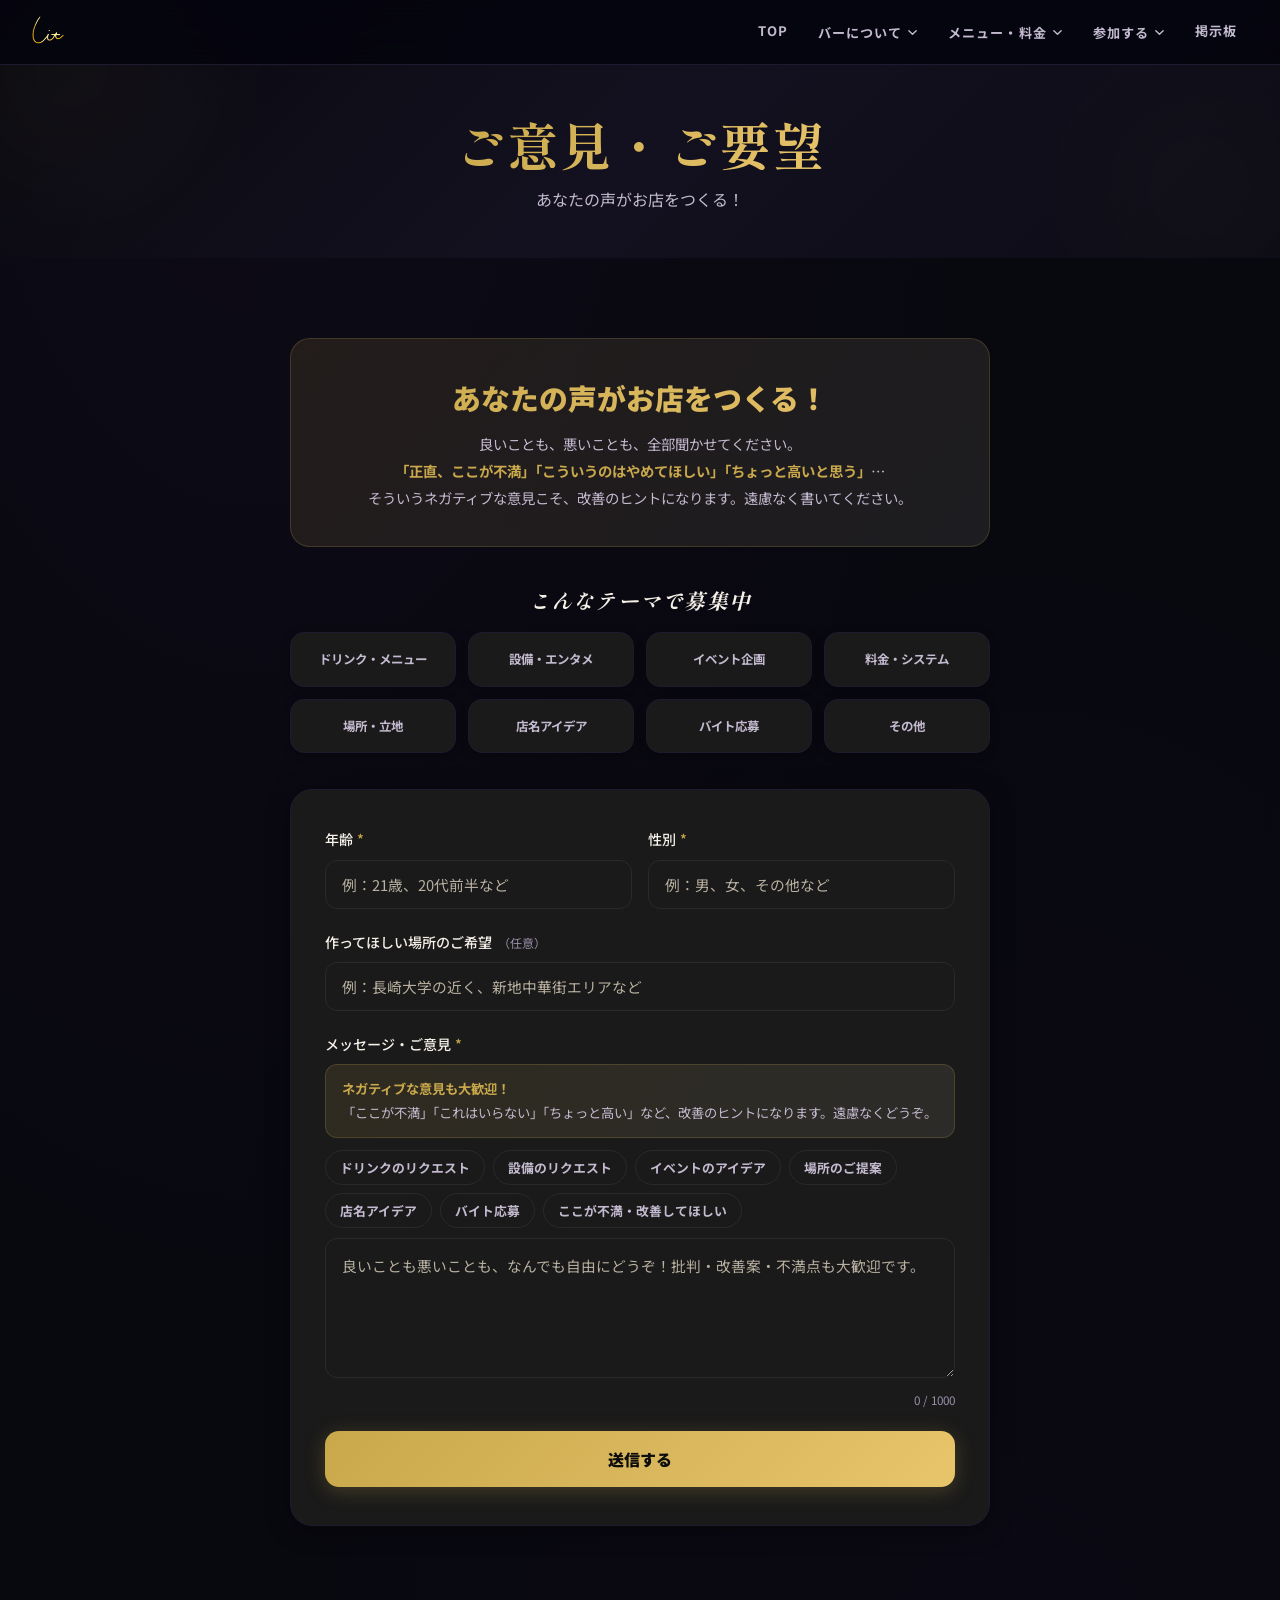
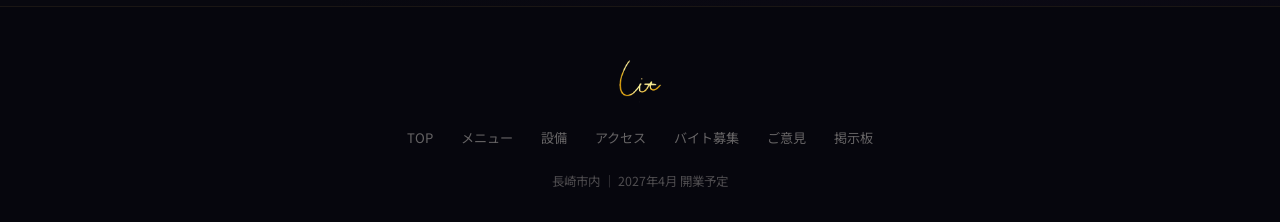
<file: feedback.html>
<!DOCTYPE html>
<html lang="ja">
<head>
  <meta charset="UTF-8">
  <meta name="viewport" content="width=device-width, initial-scale=1.0">
  <title>ご意見・ご要望 | Lit</title>
  <link rel="stylesheet" href="style.css">
  <style>
    .intro-box {
      background: linear-gradient(135deg, var(--purple-soft), var(--cyan-soft));
      border: 1.5px solid rgba(201,168,76,0.2);
      border-radius: 20px;
      padding: 35px 28px;
      text-align: center;
      margin-bottom: 40px;
    }

    .intro-title {
      font-size: clamp(1.3rem, 3.5vw, 1.8rem);
      font-weight: 900;
      margin-bottom: 10px;
      background: linear-gradient(135deg, #C9A84C, #E8C46A);
      -webkit-background-clip: text;
      background-clip: text;
      -webkit-text-fill-color: transparent;
    }

    .intro-desc { font-size: 0.9rem; color: var(--text-secondary); line-height: 1.85; }

    /* Topic chips */
    .topic-chips {
      display: flex;
      flex-wrap: wrap;
      gap: 8px;
      margin-bottom: 10px;
    }

    .topic-chip {
      display: inline-block;
      background: #1A1A1A;
      border: 1.5px solid #2A2A2A;
      border-radius: 50px;
      padding: 6px 14px;
      font-size: 0.8rem;
      color: var(--text-secondary);
      cursor: pointer;
      transition: all 0.2s;
      user-select: none;
      font-weight: 700;
    }

    .topic-chip:hover, .topic-chip.selected {
      background: var(--purple-soft);
      border-color: rgba(201,168,76,0.4);
      color: var(--purple);
    }

    /* Form card */
    .form-card {
      background: #1A1A1A;
      border: 1.5px solid var(--card-border);
      border-radius: 22px;
      padding: 38px 34px;
      box-shadow: var(--card-shadow);
    }

    @media (max-width: 480px) { .form-card { padding: 24px 18px; } }

    .form-row2 {
      display: grid;
      grid-template-columns: 1fr 1fr;
      gap: 16px;
    }

    @media (max-width: 540px) { .form-row2 { grid-template-columns: 1fr; } }

    .char-count {
      text-align: right;
      font-size: 0.73rem;
      color: var(--text-muted);
      margin-top: 5px;
    }

    .char-count.warn { color: var(--yellow); }
    .char-count.over { color: var(--pink); }

    /* Submit button */
    .submit-btn {
      width: 100%;
      background: linear-gradient(135deg, #C9A84C, #E8C46A);
      color: #0D0D0D;
      border: none;
      border-radius: 14px;
      padding: 16px;
      font-family: 'Noto Sans JP', sans-serif;
      font-weight: 900;
      font-size: 1rem;
      cursor: pointer;
      transition: all 0.3s;
      box-shadow: 0 4px 20px rgba(201,168,76,0.25);
      position: relative;
      overflow: hidden;
    }

    .submit-btn::before {
      content: '';
      position: absolute;
      top: 0; left: -100%; width: 100%; height: 100%;
      background: linear-gradient(90deg, transparent, rgba(245,240,232,0.15), transparent);
      transition: left 0.5s;
    }

    .submit-btn:hover { transform: translateY(-2px); box-shadow: 0 8px 30px rgba(201,168,76,0.4); }
    .submit-btn:hover::before { left: 100%; }
    .submit-btn:disabled { opacity: 0.5; cursor: not-allowed; transform: none; }

    /* Thank you */
    .thankyou-wrap {
      display: none;
      text-align: center;
      padding: 55px 25px;
      animation: fadeInUp 0.6s ease;
    }

    .thankyou-wrap.visible { display: block; }

    @keyframes bounce {
      0%, 100% { transform: translateY(0) scale(1); }
      50% { transform: translateY(-14px) scale(1.08); }
    }

    .ty-title {
      font-size: clamp(1.6rem, 4vw, 2.3rem);
      font-weight: 900;
      margin-bottom: 12px;
      background: linear-gradient(135deg, #C9A84C, #E8C46A);
      -webkit-background-clip: text;
      background-clip: text;
      -webkit-text-fill-color: transparent;
    }

    .ty-desc { font-size: 0.95rem; color: var(--text-secondary); line-height: 1.9; margin-bottom: 28px; }

    /* Confetti */
    .confetti-container { position: fixed; inset: 0; pointer-events: none; z-index: 9999; overflow: hidden; }
    .confetti-piece { position: absolute; animation: confettiFall linear forwards; }

    /* Category cards */
    .category-grid {
      display: grid;
      grid-template-columns: repeat(auto-fit, minmax(140px, 1fr));
      gap: 12px;
      margin-bottom: 36px;
    }

    .category-card {
      background: #1A1A1A;
      border: 1.5px solid var(--card-border);
      border-radius: 14px;
      padding: 16px 12px;
      text-align: center;
      box-shadow: 0 2px 10px rgba(0,0,0,0.3);
      transition: all 0.25s;
    }

    .category-card:hover {
      border-color: rgba(201,168,76,0.3);
      background: var(--purple-soft);
      transform: translateY(-4px);
      box-shadow: var(--card-shadow);
    }

    .category-name { font-size: 0.78rem; font-weight: 700; color: var(--text-secondary); }
  </style>
</head>
<body>

  <nav id="mainNav">
    <a href="index.html" class="nav-logo"><img src="lit-logo.png" alt="Lit" class="nav-logo-img" onerror="this.style.display='none';this.nextSibling.style.display='inline'"><span style="display:none">Lit</span></a>
    <ul class="nav-links">
      <li><a href="index.html">TOP</a></li>
      <li class="nav-item-dropdown">
        <button class="nav-trigger" type="button">バーについて<svg class="nav-chevron" viewBox="0 0 12 12" fill="none"><path d="M2 4L6 8L10 4" stroke="currentColor" stroke-width="1.5" stroke-linecap="round" stroke-linejoin="round"/></svg></button>
        <div class="mega-menu">
          <div class="mega-menu-inner">
            <a href="facilities.html" class="mega-item">
              <div class="mega-item-icon"><svg viewBox="0 0 24 24" fill="none" stroke="currentColor" stroke-width="1.8" stroke-linecap="round" stroke-linejoin="round"><rect x="2" y="3" width="20" height="14" rx="2"/><line x1="8" y1="21" x2="16" y2="21"/><line x1="12" y1="17" x2="12" y2="21"/></svg></div>
              <div><div class="mega-item-title">店内設備</div><div class="mega-item-desc">カウンター・ゲーム・設備一覧</div></div>
            </a>
            <div class="mega-divider"></div>
            <a href="access.html" class="mega-item">
              <div class="mega-item-icon"><svg viewBox="0 0 24 24" fill="none" stroke="currentColor" stroke-width="1.8" stroke-linecap="round" stroke-linejoin="round"><path d="M21 10c0 7-9 13-9 13s-9-6-9-13a9 9 0 0 1 18 0z"/><circle cx="12" cy="10" r="3"/></svg></div>
              <div><div class="mega-item-title">アクセス</div><div class="mega-item-desc">長崎市内・営業時間</div></div>
            </a>
          </div>
        </div>
      </li>
      <li class="nav-item-dropdown">
        <button class="nav-trigger" type="button">メニュー・料金<svg class="nav-chevron" viewBox="0 0 12 12" fill="none"><path d="M2 4L6 8L10 4" stroke="currentColor" stroke-width="1.5" stroke-linecap="round" stroke-linejoin="round"/></svg></button>
        <div class="mega-menu">
          <div class="mega-menu-inner">
            <a href="menu.html#menu-section" class="mega-item">
              <div class="mega-item-icon"><svg viewBox="0 0 24 24" fill="none" stroke="currentColor" stroke-width="1.8" stroke-linecap="round" stroke-linejoin="round"><path d="M9 5H7a2 2 0 0 0-2 2v12a2 2 0 0 0 2 2h10a2 2 0 0 0 2-2V7a2 2 0 0 0-2-2h-2"/><rect x="9" y="3" width="6" height="4" rx="1"/><line x1="9" y1="12" x2="15" y2="12"/><line x1="9" y1="16" x2="13" y2="16"/></svg></div>
              <div><div class="mega-item-title">メニュー</div><div class="mega-item-desc">ドリンク・料金を確認する</div></div>
            </a>
            <div class="mega-divider"></div>
            <a href="menu.html#simulator-section" class="mega-item">
              <div class="mega-item-icon"><svg viewBox="0 0 24 24" fill="none" stroke="currentColor" stroke-width="1.8" stroke-linecap="round" stroke-linejoin="round"><line x1="12" y1="1" x2="12" y2="23"/><path d="M17 5H9.5a3.5 3.5 0 0 0 0 7h5a3.5 3.5 0 0 1 0 7H6"/></svg></div>
              <div><div class="mega-item-title">シミュレーター</div><div class="mega-item-desc">お会計を事前に計算</div></div>
            </a>
          </div>
        </div>
      </li>
      <li class="nav-item-dropdown">
        <button class="nav-trigger" type="button">参加する<svg class="nav-chevron" viewBox="0 0 12 12" fill="none"><path d="M2 4L6 8L10 4" stroke="currentColor" stroke-width="1.5" stroke-linecap="round" stroke-linejoin="round"/></svg></button>
        <div class="mega-menu">
          <div class="mega-menu-inner">
            <a href="recruit.html" class="mega-item">
              <div class="mega-item-icon"><svg viewBox="0 0 24 24" fill="none" stroke="currentColor" stroke-width="1.8" stroke-linecap="round" stroke-linejoin="round"><path d="M20 21v-2a4 4 0 0 0-4-4H8a4 4 0 0 0-4 4v2"/><circle cx="12" cy="7" r="4"/></svg></div>
              <div><div class="mega-item-title">バイト募集</div><div class="mega-item-desc">学生スタッフ募集中</div></div>
            </a>
            <div class="mega-divider"></div>
            <a href="feedback.html" class="mega-item">
              <div class="mega-item-icon"><svg viewBox="0 0 24 24" fill="none" stroke="currentColor" stroke-width="1.8" stroke-linecap="round" stroke-linejoin="round"><path d="M21 15a2 2 0 0 1-2 2H7l-4 4V5a2 2 0 0 1 2-2h14a2 2 0 0 1 2 2z"/></svg></div>
              <div><div class="mega-item-title">ご意見・ご要望</div><div class="mega-item-desc">質問・提案はこちらから</div></div>
            </a>
          </div>
        </div>
      </li>
      <li><a href="bbs.html">掲示板</a></li>
    </ul>
    <div class="hamburger" id="hamburger"><span></span><span></span><span></span></div>
  </nav>
  <div class="mega-backdrop" id="megaBackdrop"></div>

  <!-- ===== モバイルメニュー ===== -->
  <div class="mobile-menu" id="mobileMenu">
    <a href="index.html">TOP</a>
    <div class="mobile-menu-section">バーについて</div>
    <a href="facilities.html" class="mobile-menu-sub">店内設備</a>
    <a href="access.html" class="mobile-menu-sub">アクセス</a>
    <div class="mobile-menu-section">メニュー・料金</div>
    <a href="menu.html#menu-section" class="mobile-menu-sub">メニュー</a>
    <a href="menu.html#simulator-section" class="mobile-menu-sub">シミュレーター</a>
    <div class="mobile-menu-section">参加する</div>
    <a href="recruit.html" class="mobile-menu-sub">バイト募集</a>
    <a href="feedback.html" class="mobile-menu-sub">ご意見・ご要望</a>
    <a href="bbs.html">掲示板</a>
  </div>

  <header class="page-header">
    <div class="page-header-bg"></div>
    <div class="page-header-orb" style="width:300px;height:300px;background:radial-gradient(circle,rgba(201,168,76,0.15),transparent);top:-80px;left:-80px;"></div>
    <div class="page-header-orb" style="width:260px;height:260px;background:radial-gradient(circle,rgba(201,168,76,0.1),transparent);bottom:-60px;right:-50px;"></div>
    <div class="page-header-content">
      <h1 class="gradient-text">ご意見・ご要望</h1>
      <p>あなたの声がお店をつくる！</p>
    </div>
  </header>

  <main>
    <section class="section">
      <div class="container container-sm">

        <!-- INTRO -->
        <div class="intro-box reveal">
          <div class="intro-title">あなたの声がお店をつくる！</div>
          <p class="intro-desc">
            良いことも、悪いことも、全部聞かせてください。<br>
            <strong style="color:var(--purple);">「正直、ここが不満」「こういうのはやめてほしい」「ちょっと高いと思う」</strong>…<br>
            そういうネガティブな意見こそ、改善のヒントになります。遠慮なく書いてください。
          </p>
        </div>

        <!-- CATEGORY SUGGESTIONS -->
        <div class="section-heading reveal" style="margin-bottom:18px;">
          <h2 style="font-size:1.3rem;">こんなテーマで募集中</h2>
        </div>
        <div class="category-grid reveal">
          <div class="category-card"><div class="category-name">ドリンク・メニュー</div></div>
          <div class="category-card"><div class="category-name">設備・エンタメ</div></div>
          <div class="category-card"><div class="category-name">イベント企画</div></div>
          <div class="category-card"><div class="category-name">料金・システム</div></div>
          <div class="category-card"><div class="category-name">場所・立地</div></div>
          <div class="category-card"><div class="category-name">店名アイデア</div></div>
          <div class="category-card"><div class="category-name">バイト応募</div></div>
          <div class="category-card"><div class="category-name">その他</div></div>
        </div>

        <!-- FORM -->
        <div id="formWrap" class="reveal" style="margin-top:8px;">
          <div class="form-card">
            <form id="feedbackForm" novalidate>

              <div class="form-row2">
                <div class="form-group">
                  <label class="form-label" for="f_age">年齢<span class="required">*</span></label>
                  <input type="text" id="f_age" name="年齢" class="form-input" placeholder="例：21歳、20代前半など" maxlength="30" required>
                </div>
                <div class="form-group">
                  <label class="form-label" for="f_gender">性別<span class="required">*</span></label>
                  <input type="text" id="f_gender" name="性別" class="form-input" placeholder="例：男、女、その他など" maxlength="30" required>
                </div>
              </div>

              <div class="form-group">
                <label class="form-label" for="f_location">作ってほしい場所のご希望<span class="optional">（任意）</span></label>
                <input type="text" id="f_location" name="場所のご希望" class="form-input" placeholder="例：長崎大学の近く、新地中華街エリアなど" maxlength="150">
              </div>

              <div class="form-group">
                <label class="form-label" for="f_message">
                  メッセージ・ご意見<span class="required">*</span>
                </label>

                <div style="background:linear-gradient(135deg,var(--purple-soft),var(--cyan-soft));border:1px solid rgba(201,168,76,0.2);border-radius:12px;padding:12px 16px;margin-bottom:12px;font-size:0.83rem;color:var(--text-secondary);line-height:1.8;">
                  <strong style="color:var(--purple);">ネガティブな意見も大歓迎！</strong><br>
                  「ここが不満」「これはいらない」「ちょっと高い」など、改善のヒントになります。遠慮なくどうぞ。
                </div>

                <div class="topic-chips" id="topicChips">
                  <div class="topic-chip" data-text="このドリンクを置いてほしい：">ドリンクのリクエスト</div>
                  <div class="topic-chip" data-text="こんな設備があったら嬉しい：">設備のリクエスト</div>
                  <div class="topic-chip" data-text="こんなイベントをやってほしい：">イベントのアイデア</div>
                  <div class="topic-chip" data-text="おすすめの場所：">場所のご提案</div>
                  <div class="topic-chip" data-text="店名のアイデア：">店名アイデア</div>
                  <div class="topic-chip" data-text="バイト応募します！">バイト応募</div>
                  <div class="topic-chip" data-text="正直に言うと、ここが気になる：">ここが不満・改善してほしい</div>
                </div>

                <textarea id="f_message" name="メッセージ" class="form-textarea" style="min-height:140px;" placeholder="良いことも悪いことも、なんでも自由にどうぞ！批判・改善案・不満点も大歓迎です。" maxlength="1000" required></textarea>
                <div class="char-count" id="charCount">0 / 1000</div>
              </div>

              <div id="formError" style="display:none;color:var(--pink);font-size:0.84rem;margin-bottom:14px;padding:10px 14px;background:var(--pink-soft);border-radius:10px;border:1px solid rgba(201,168,76,0.2);">
                メッセージを入力してください
              </div>

              <button type="submit" class="submit-btn" id="submitBtn">送信する</button>

            </form>
          </div>
        </div>

        <!-- THANK YOU -->
        <div id="thankYou" class="thankyou-wrap form-card">
          <div class="ty-title">ありがとうございました！</div>
          <p class="ty-desc">
            ご意見・ご要望を受け付けました。<br>
            いただいた声をお店作りに活かしていきます！<br><br>
            2027年4月のオープンをお楽しみに！
          </p>
          <div style="display:flex;gap:14px;justify-content:center;flex-wrap:wrap;">
            <a href="index.html" class="btn btn-pink">TOPに戻る</a>
            <button onclick="resetForm()" class="btn btn-outline-purple" style="font-family:'Noto Sans JP',sans-serif;">もう一件送る</button>
          </div>
        </div>

      </div>
    </section>
  </main>

  <div class="confetti-container" id="confettiContainer"></div>

  <footer>
    <img src="lit-logo.png" alt="Lit" class="footer-logo-img"
      onerror="this.style.display='none';this.nextSibling.style.display='inline'">
    <span class="footer-logo" style="display:none">Lit</span>
    <ul class="footer-nav">
      <li><a href="index.html">TOP</a></li>
      <li><a href="menu.html">メニュー</a></li>
      <li><a href="facilities.html">設備</a></li>
      <li><a href="access.html">アクセス</a></li>
      <li><a href="recruit.html">バイト募集</a></li>
      <li><a href="feedback.html">ご意見</a></li>
      <li><a href="bbs.html">掲示板</a></li>
    </ul>
    <div class="footer-info">長崎市内 ｜ 2027年4月 開業予定</div>
  </footer>

  <script src="common.js"></script>
  <script>
    // Topic chip → textarea
    const textarea = document.getElementById('f_message');
    document.querySelectorAll('.topic-chip').forEach(chip => {
      chip.addEventListener('click', () => {
        const text = chip.dataset.text;
        if (textarea.value && !textarea.value.endsWith('\n')) textarea.value += '\n';
        textarea.value += text;
        chip.classList.toggle('selected');
        textarea.focus();
        updateCharCount();
      });
    });

    function updateCharCount() {
      const len = textarea.value.length;
      const el = document.getElementById('charCount');
      el.textContent = `${len} / 1000`;
      el.className = 'char-count' + (len > 900 ? ' over' : len > 700 ? ' warn' : '');
    }
    textarea.addEventListener('input', updateCharCount);

    document.getElementById('feedbackForm').addEventListener('submit', function(e) {
      e.preventDefault();
      const msg = textarea.value.trim();
      const age = document.getElementById('f_age').value.trim();
      const gender = document.getElementById('f_gender').value.trim();
      const errEl = document.getElementById('formError');
      if (!age || !gender || !msg) {
        errEl.textContent = '年齢・性別・メッセージは必須です';
        errEl.style.display = 'block';
        if (!age) { document.getElementById('f_age').focus(); }
        else if (!gender) { document.getElementById('f_gender').focus(); }
        else { textarea.focus(); }
        return;
      }
      errEl.style.display = 'none';
      const btn = document.getElementById('submitBtn');
      btn.disabled = true; btn.textContent = '送信中...';
      const formData = new FormData(document.getElementById('feedbackForm'));
      fetch('https://formspree.io/f/mvzvojje', {
        method: 'POST',
        body: formData,
        headers: { 'Accept': 'application/json' }
      }).then(res => {
        if (res.ok) {
          document.getElementById('formWrap').style.display = 'none';
          const ty = document.getElementById('thankYou');
          ty.classList.add('visible');
          launchConfetti();
          ty.scrollIntoView({ behavior: 'smooth', block: 'center' });
        } else {
          errEl.textContent = '送信に失敗しました。もう一度お試しください。';
          errEl.style.display = 'block';
          btn.disabled = false; btn.textContent = '送信する';
        }
      }).catch(() => {
        errEl.textContent = '通信エラーが発生しました。もう一度お試しください。';
        errEl.style.display = 'block';
        btn.disabled = false; btn.textContent = '送信する';
      });
    });

    function resetForm() {
      document.getElementById('feedbackForm').reset();
      document.getElementById('formWrap').style.display = 'block';
      document.getElementById('thankYou').classList.remove('visible');
      document.getElementById('submitBtn').disabled = false;
      document.getElementById('submitBtn').textContent = '送信する';
      document.querySelectorAll('.topic-chip').forEach(c => c.classList.remove('selected'));
      updateCharCount();
    }

    function launchConfetti() {
      const c = document.getElementById('confettiContainer');
      const colors = ['#C9A84C','#E8C46A','#F5F0E8','#B8B0A0','#ffffff','#C9A84C'];
      for (let i = 0; i < 90; i++) {
        const p = document.createElement('div');
        p.className = 'confetti-piece';
        p.style.cssText = `left:${Math.random()*100}%;background:${colors[Math.floor(Math.random()*colors.length)]};width:${6+Math.random()*8}px;height:${6+Math.random()*8}px;border-radius:${Math.random()>0.5?'50%':'2px'};animation-duration:${1.5+Math.random()*2}s;animation-delay:${Math.random()*0.8}s;`;
        c.appendChild(p);
      }
      setTimeout(() => { c.innerHTML = ''; }, 4500);
    }
  </script>
</body>
</html>
</file>
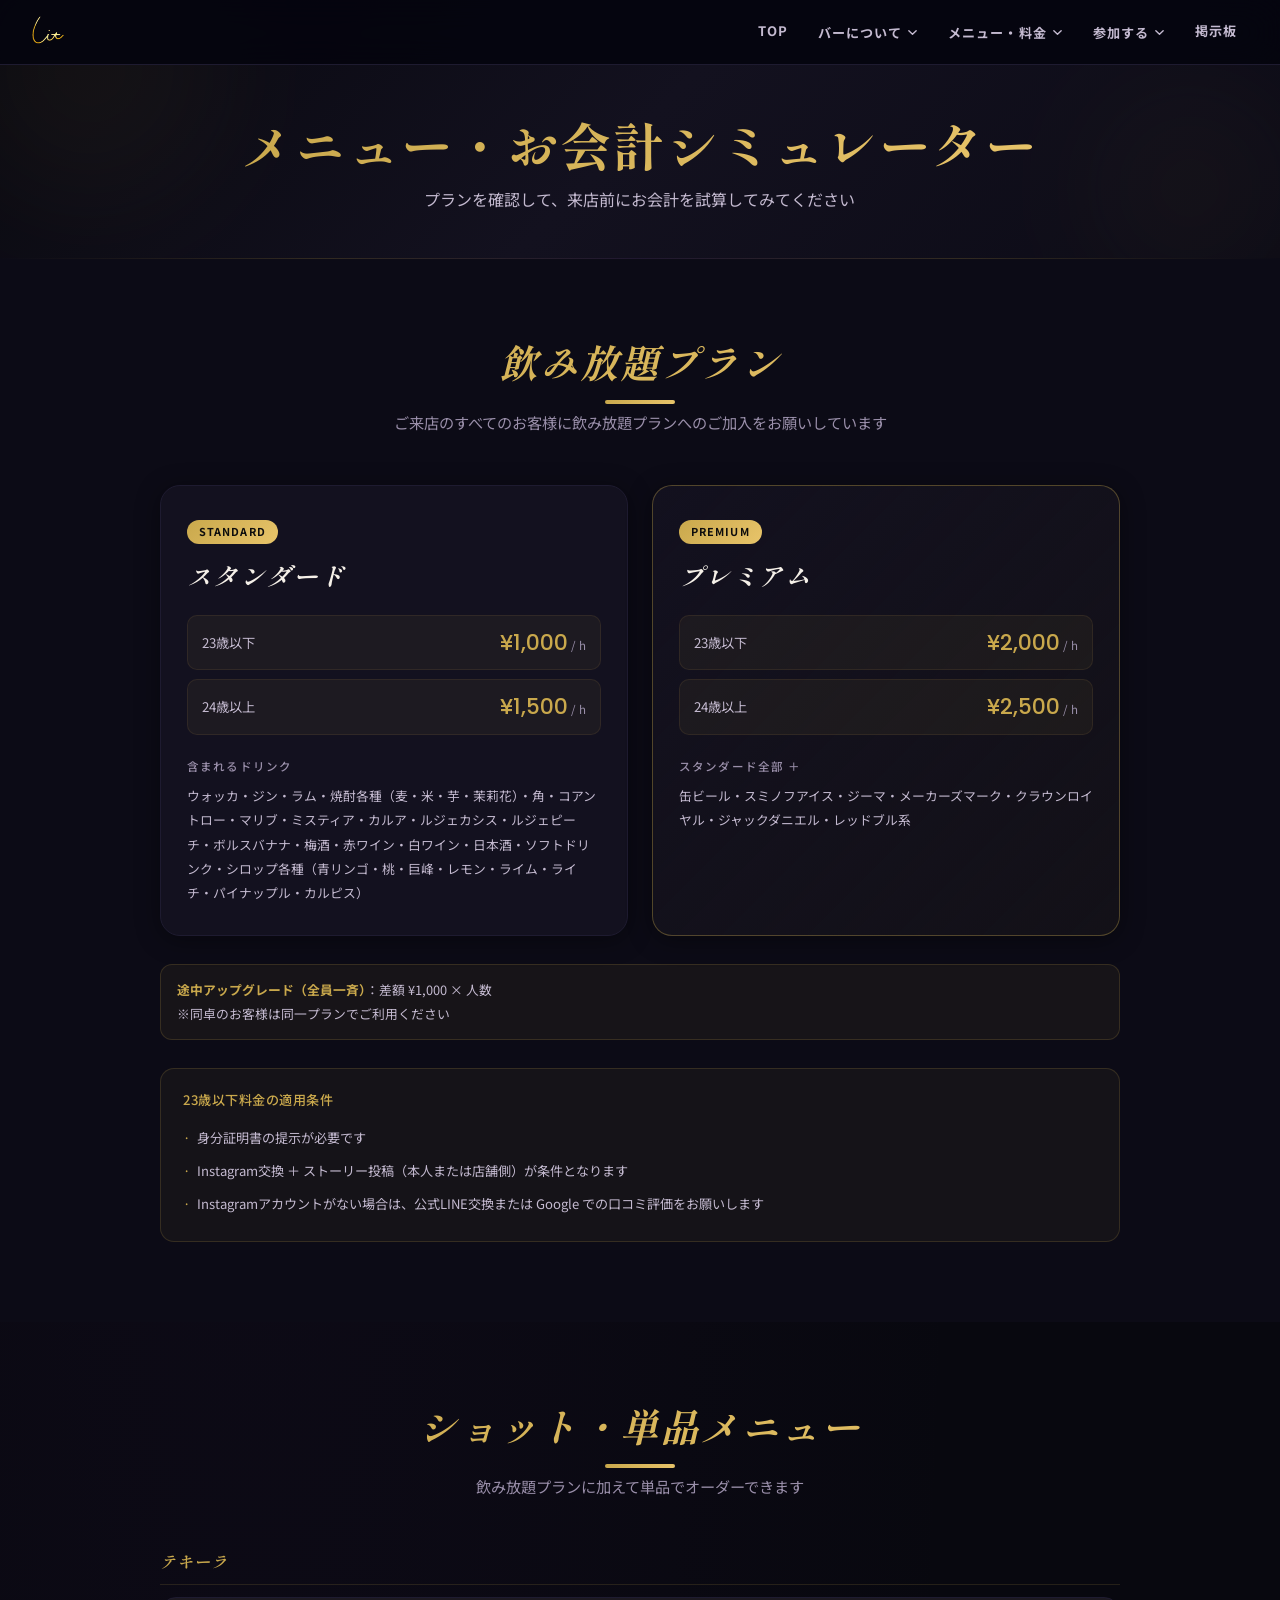
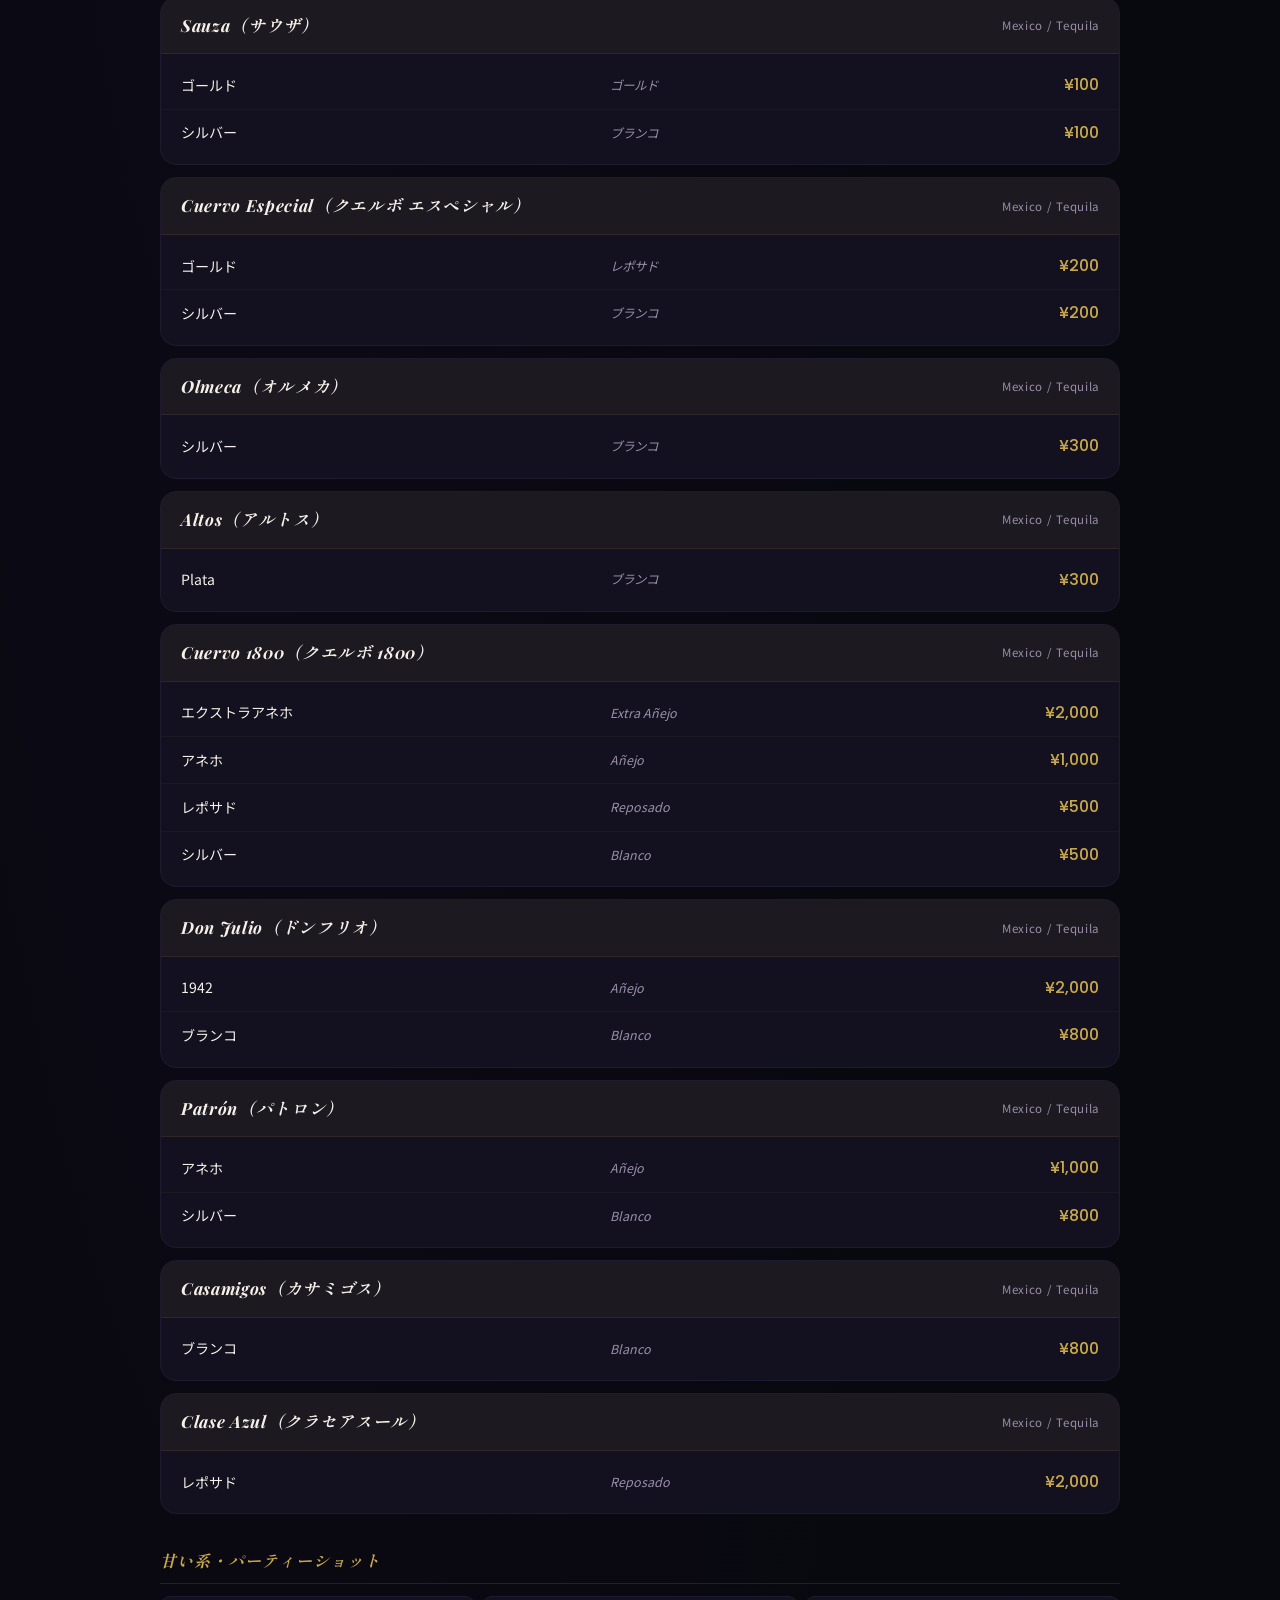
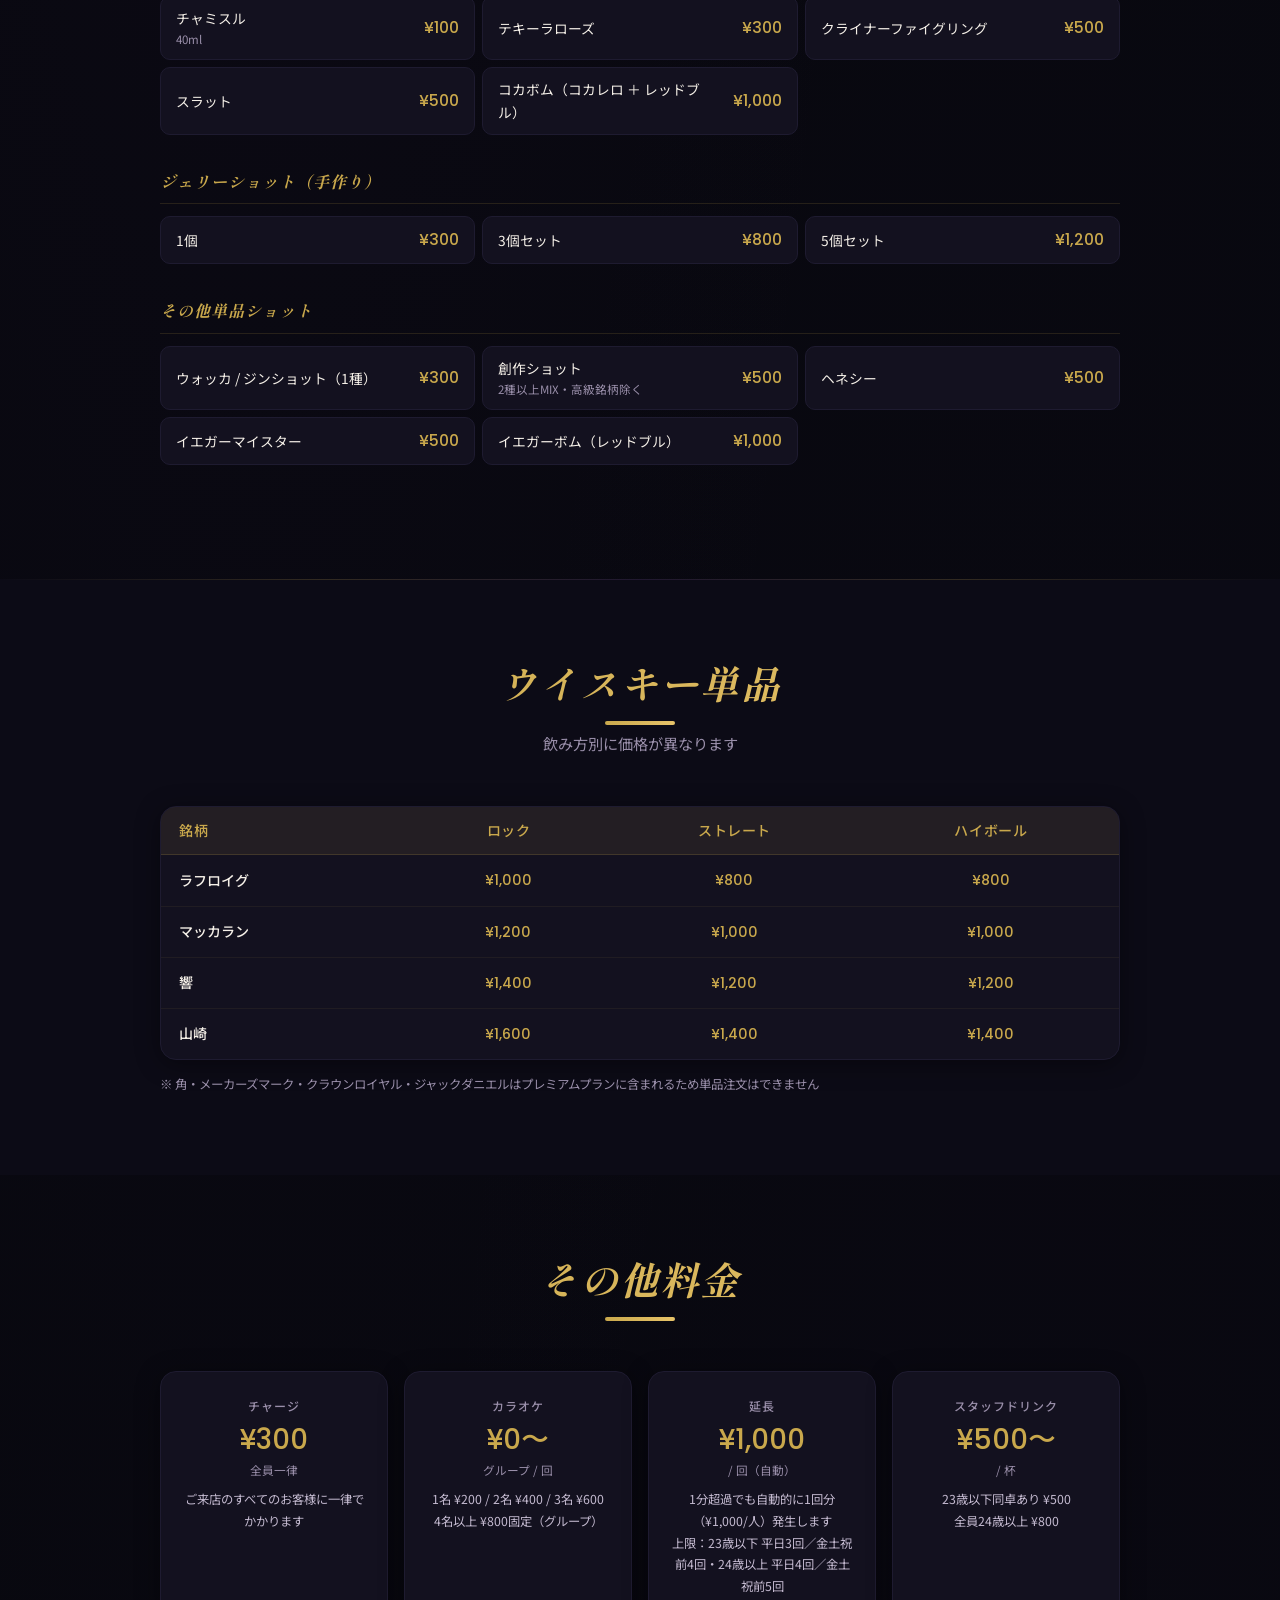
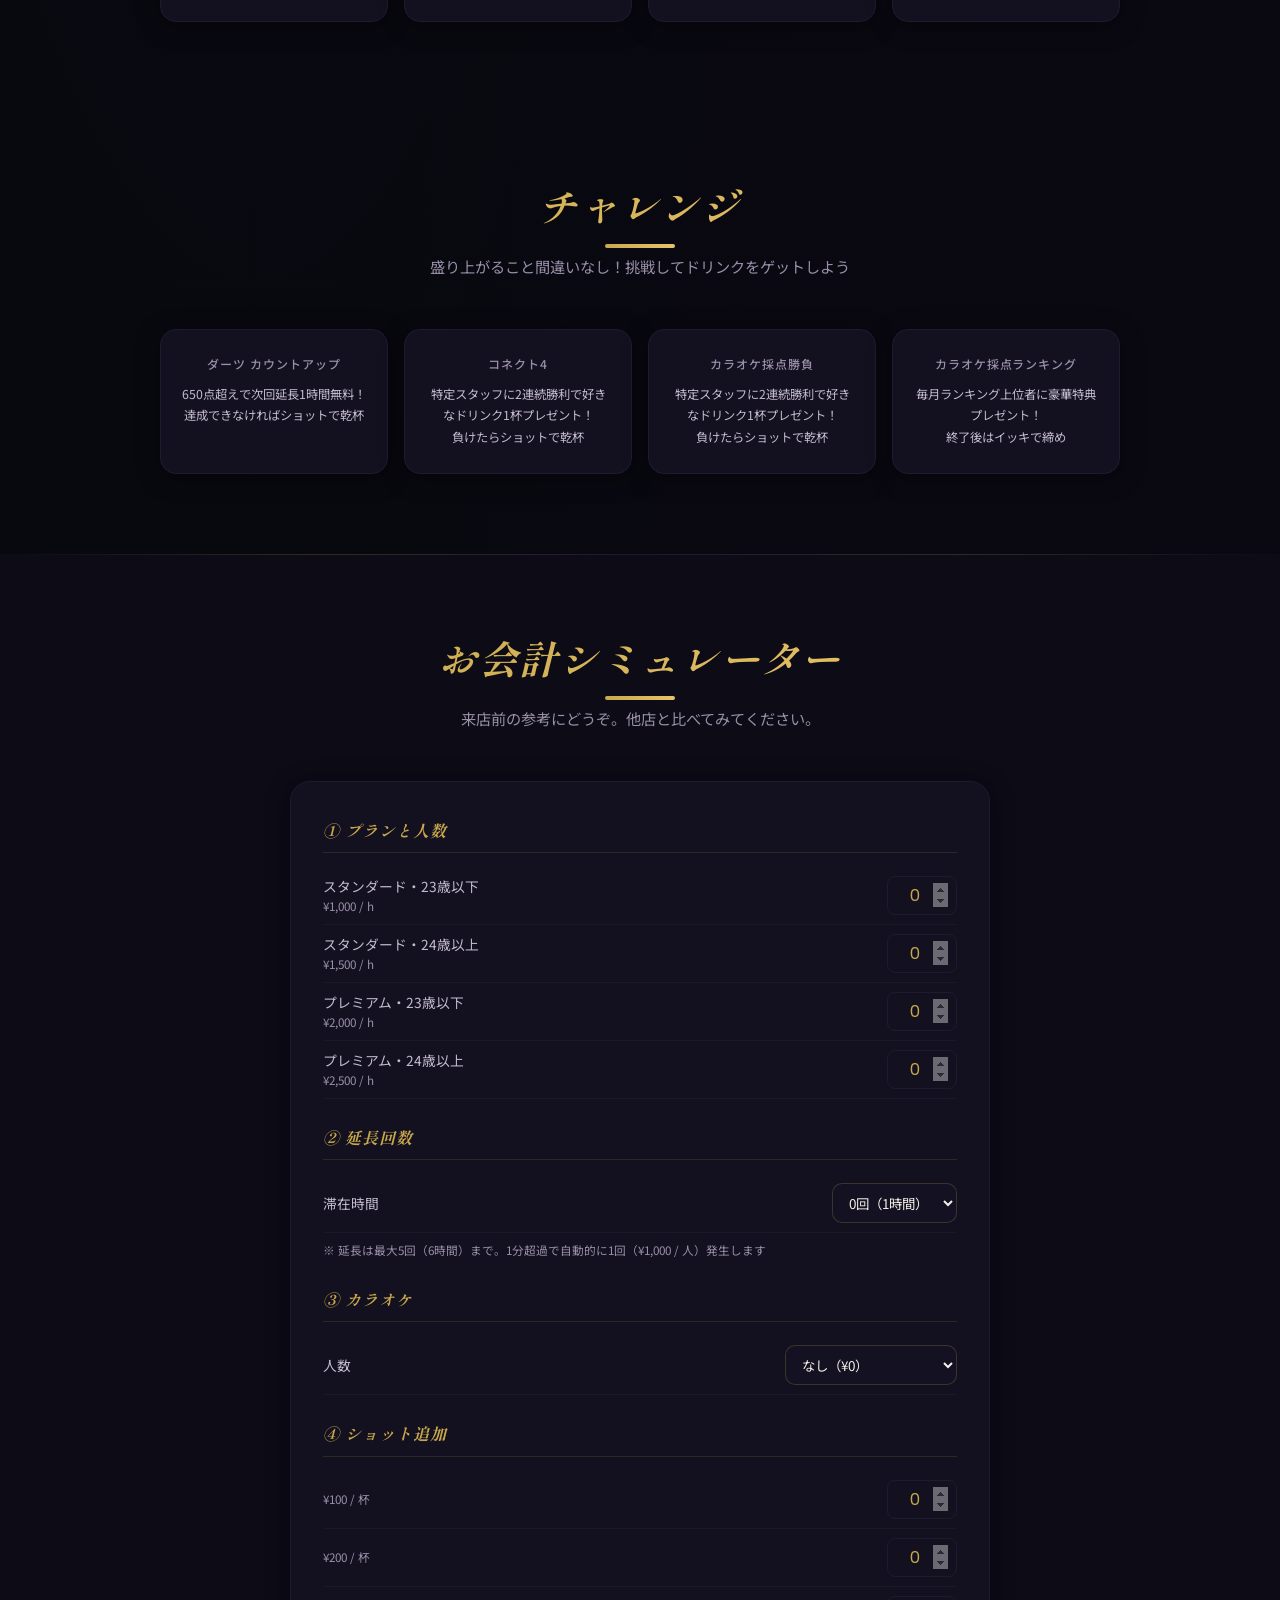
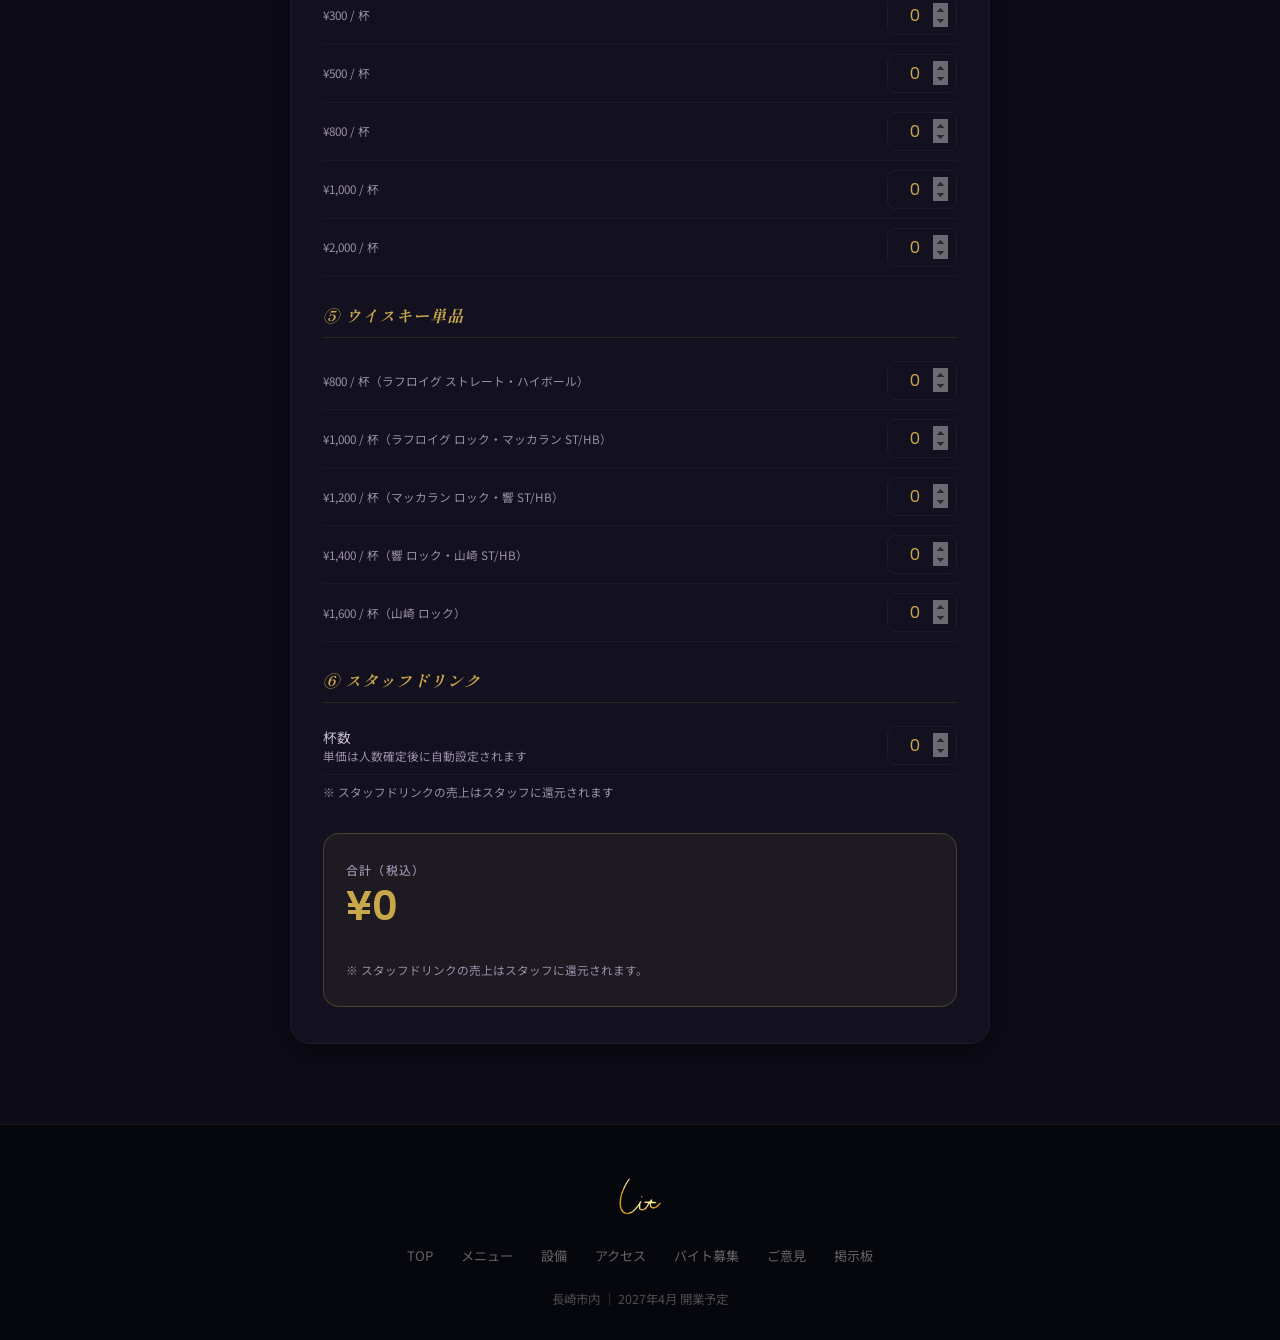
<file: menu.html>
<!DOCTYPE html>
<html lang="ja">
<head>
  <meta charset="UTF-8">
  <meta name="viewport" content="width=device-width, initial-scale=1.0">
  <title>メニュー・お会計シミュレーター | Lit</title>
  <link rel="stylesheet" href="style.css">
  <style>
    /* ===== PLAN CARDS ===== */
    .plan-grid {
      display: grid;
      grid-template-columns: 1fr 1fr;
      gap: 24px;
      margin-bottom: 28px;
    }
    @media (max-width: 640px) { .plan-grid { grid-template-columns: 1fr; } }

    .plan-card {
      background: var(--card-bg);
      border: 1.5px solid var(--card-border);
      border-radius: 20px;
      padding: 30px 26px;
      position: relative;
      overflow: hidden;
      box-shadow: var(--card-shadow);
      transition: transform 0.3s, box-shadow 0.3s;
    }
    .plan-card:hover { transform: translateY(-6px); box-shadow: var(--card-shadow-hover); }
    .plan-card.premium {
      border-color: rgba(201,168,76,0.35);
      background: linear-gradient(135deg, var(--card-bg), rgba(201,168,76,0.04));
    }

    .plan-badge {
      display: inline-block;
      background: linear-gradient(135deg, #C9A84C, #E8C46A);
      color: #0D0D0D;
      font-size: 0.68rem;
      font-weight: 700;
      padding: 3px 12px;
      border-radius: 50px;
      letter-spacing: 0.1em;
      text-transform: uppercase;
      margin-bottom: 12px;
    }

    .plan-name {
      font-family: var(--font-display);
      font-style: italic;
      font-size: 1.55rem;
      font-weight: 700;
      color: var(--text);
      letter-spacing: 0.06em;
      margin-bottom: 18px;
    }

    .plan-prices { display: flex; flex-direction: column; gap: 9px; margin-bottom: 22px; }

    .plan-price-row {
      display: flex;
      justify-content: space-between;
      align-items: center;
      padding: 9px 14px;
      background: rgba(201,168,76,0.06);
      border: 1px solid rgba(201,168,76,0.1);
      border-radius: 10px;
    }

    .plan-price-age { font-size: 0.83rem; color: var(--text-secondary); font-weight: 400; }

    .plan-price-val {
      font-family: var(--font-en);
      font-size: 1.35rem;
      font-weight: 500;
      color: var(--gold);
      font-variant-numeric: tabular-nums;
    }
    .plan-price-unit { font-size: 0.72rem; color: var(--text-muted); margin-left: 3px; }

    .plan-includes-title {
      font-size: 0.72rem;
      font-weight: 500;
      color: var(--text-muted);
      letter-spacing: 0.1em;
      text-transform: uppercase;
      margin-bottom: 8px;
    }

    .plan-includes-text {
      font-size: 0.8rem;
      color: var(--text-secondary);
      line-height: 1.9;
      font-weight: 400;
    }

    .plan-upgrade-note {
      margin-top: 22px;
      padding: 13px 16px;
      background: rgba(201,168,76,0.06);
      border: 1px solid rgba(201,168,76,0.18);
      border-radius: 12px;
      font-size: 0.8rem;
      color: var(--text-secondary);
      line-height: 1.85;
      font-weight: 400;
    }

    .plan-condition-box {
      margin-top: 28px;
      padding: 20px 22px;
      background: rgba(201,168,76,0.05);
      border: 1.5px solid rgba(201,168,76,0.18);
      border-radius: 14px;
    }

    .plan-condition-title {
      font-size: 0.82rem;
      font-weight: 500;
      color: var(--gold);
      letter-spacing: 0.04em;
      margin-bottom: 12px;
    }

    .plan-condition-list { list-style: none; padding: 0; margin: 0; }
    .plan-condition-list li {
      font-size: 0.82rem;
      color: var(--text-secondary);
      padding: 5px 0 5px 14px;
      position: relative;
      line-height: 1.75;
      font-weight: 400;
    }
    .plan-condition-list li::before { content: '·'; position: absolute; left: 0; color: var(--gold); }

    /* ===== SHOT MENU ===== */
    .shot-group { margin-bottom: 34px; }

    .shot-group-title {
      font-family: var(--font-display);
      font-style: italic;
      font-size: 1rem;
      font-weight: 700;
      color: var(--gold);
      letter-spacing: 0.06em;
      margin-bottom: 12px;
      padding-bottom: 8px;
      border-bottom: 1px solid rgba(201,168,76,0.15);
    }

    .shot-list {
      display: grid;
      grid-template-columns: repeat(auto-fill, minmax(255px, 1fr));
      gap: 7px;
    }

    .shot-item {
      display: flex;
      justify-content: space-between;
      align-items: center;
      padding: 10px 15px;
      background: var(--card-bg);
      border: 1px solid var(--card-border);
      border-radius: 10px;
      transition: border-color 0.2s, background 0.2s;
    }
    .shot-item:hover { border-color: rgba(201,168,76,0.22); background: rgba(201,168,76,0.04); }

    .shot-name { font-size: 0.86rem; color: var(--text); font-weight: 400; flex: 1; }
    .shot-name small { display: block; font-size: 0.72rem; color: var(--text-muted); margin-top: 1px; }

    .shot-price {
      font-family: var(--font-en);
      font-size: 0.98rem;
      font-weight: 500;
      color: var(--gold);
      font-variant-numeric: tabular-nums;
      white-space: nowrap;
      margin-left: 12px;
    }

    /* ===== WHISKY TABLE ===== */
    .whisky-table-wrap {
      background: var(--card-bg);
      border: 1.5px solid var(--card-border);
      border-radius: 16px;
      overflow: hidden;
      box-shadow: var(--card-shadow);
      overflow-x: auto;
    }

    .whisky-table { width: 100%; border-collapse: collapse; font-size: 0.88rem; min-width: 420px; }

    .whisky-table th {
      background: rgba(201,168,76,0.09);
      color: var(--gold);
      font-weight: 500;
      padding: 12px 18px;
      text-align: center;
      letter-spacing: 0.04em;
      border-bottom: 1px solid rgba(201,168,76,0.18);
      white-space: nowrap;
    }
    .whisky-table th:first-child { text-align: left; }

    .whisky-table td {
      padding: 13px 18px;
      border-bottom: 1px solid rgba(201,168,76,0.07);
      text-align: center;
      font-variant-numeric: tabular-nums;
      font-weight: 400;
      color: var(--text-secondary);
    }
    .whisky-table td:first-child { text-align: left; font-weight: 500; color: var(--text); }
    .whisky-table tr:last-child td { border-bottom: none; }
    .whisky-table tr:hover td { background: rgba(201,168,76,0.04); }
    .whisky-price { color: var(--gold); font-family: var(--font-en); font-weight: 500; }

    .whisky-note {
      margin-top: 14px;
      font-size: 0.78rem;
      color: var(--text-muted);
      font-weight: 400;
      line-height: 1.7;
    }

    /* ===== OTHER FEES ===== */
    .fees-grid { display: grid; grid-template-columns: repeat(auto-fit, minmax(195px, 1fr)); gap: 16px; }

    .fee-card {
      background: var(--card-bg);
      border: 1.5px solid var(--card-border);
      border-radius: 16px;
      padding: 24px 20px;
      text-align: center;
      box-shadow: var(--card-shadow);
      transition: transform 0.3s, box-shadow 0.3s;
    }
    .fee-card:hover { transform: translateY(-4px); box-shadow: var(--card-shadow-hover); }

    .fee-label {
      font-size: 0.75rem;
      font-weight: 500;
      color: var(--text-muted);
      letter-spacing: 0.08em;
      text-transform: uppercase;
      margin-bottom: 10px;
    }

    .fee-price {
      font-family: var(--font-en);
      font-size: 1.75rem;
      font-weight: 500;
      color: var(--gold);
      font-variant-numeric: tabular-nums;
      line-height: 1;
    }

    .fee-unit { font-size: 0.73rem; color: var(--text-muted); margin-top: 6px; }
    .fee-detail { margin-top: 10px; font-size: 0.77rem; color: var(--text-secondary); line-height: 1.75; font-weight: 400; }

    /* ===== SIMULATOR ===== */
    .sim-card {
      background: var(--card-bg);
      border: 1.5px solid var(--card-border);
      border-radius: 20px;
      padding: 36px 32px;
      box-shadow: var(--card-shadow);
    }
    @media (max-width: 600px) { .sim-card { padding: 22px 16px; } }

    .sim-section-title {
      font-family: var(--font-display);
      font-style: italic;
      font-size: 1rem;
      font-weight: 700;
      color: var(--gold);
      letter-spacing: 0.06em;
      margin: 26px 0 14px;
      padding-bottom: 8px;
      border-bottom: 1px solid rgba(201,168,76,0.15);
    }
    .sim-section-title:first-child { margin-top: 0; }

    .sim-row {
      display: flex;
      align-items: center;
      justify-content: space-between;
      padding: 9px 0;
      gap: 14px;
      border-bottom: 1px solid rgba(255,255,255,0.035);
    }
    .sim-row:last-child { border-bottom: none; }

    .sim-row-label { font-size: 0.86rem; color: var(--text-secondary); font-weight: 400; flex: 1; line-height: 1.5; }
    .sim-row-label .price-hint { font-size: 0.73rem; color: var(--text-muted); display: block; }

    .stepper { display: flex; align-items: center; gap: 8px; flex-shrink: 0; }

    .stepper-btn {
      width: 32px;
      height: 32px;
      border: 1.5px solid var(--gold);
      background: transparent;
      color: var(--gold);
      border-radius: 8px;
      font-size: 1.1rem;
      cursor: pointer;
      display: flex;
      align-items: center;
      justify-content: center;
      transition: background 0.18s, color 0.18s;
      flex-shrink: 0;
      line-height: 1;
      user-select: none;
    }
    .stepper-btn:hover { background: var(--gold); color: #0D0D0D; }

    .stepper-val {
      width: 38px;
      text-align: center;
      font-family: var(--font-en);
      font-size: 1rem;
      font-weight: 500;
      color: var(--text);
      font-variant-numeric: tabular-nums;
    }

    .sim-select {
      background: #141222;
      border: 1.5px solid rgba(201,168,76,0.22);
      border-radius: 10px;
      color: var(--text);
      font-family: var(--font-body);
      font-size: 0.84rem;
      padding: 8px 12px;
      outline: none;
      cursor: pointer;
      transition: border-color 0.2s;
      flex-shrink: 0;
    }
    .sim-select:focus { border-color: var(--gold); }
    .sim-select option { background: #141222; }

    .sim-note { font-size: 0.73rem; color: var(--text-muted); margin-top: 7px; line-height: 1.75; font-weight: 400; }

    /* Simulator result */
    .sim-result {
      margin-top: 30px;
      padding: 26px 22px;
      background: rgba(201,168,76,0.06);
      border: 1.5px solid rgba(201,168,76,0.25);
      border-radius: 16px;
    }

    .sim-total-label {
      font-size: 0.75rem;
      font-weight: 500;
      color: var(--text-muted);
      letter-spacing: 0.1em;
      text-transform: uppercase;
      margin-bottom: 6px;
    }

    .sim-total-amount {
      font-family: var(--font-en);
      font-size: 2.5rem;
      font-weight: 600;
      color: var(--gold);
      font-variant-numeric: tabular-nums;
      line-height: 1;
      margin-bottom: 20px;
    }

    .sim-breakdown { display: flex; flex-direction: column; gap: 5px; }

    .sim-breakdown-item {
      display: flex;
      justify-content: space-between;
      align-items: baseline;
      font-size: 0.84rem;
      padding: 4px 0;
      border-bottom: 1px solid rgba(255,255,255,0.04);
    }
    .sim-breakdown-item:last-child { border-bottom: none; }

    .sim-breakdown-name { color: var(--text-secondary); font-weight: 400; }
    .sim-breakdown-name small { display: block; font-size: 0.7rem; color: var(--text-muted); }
    .sim-breakdown-val { font-family: var(--font-en); font-weight: 500; color: var(--text); font-variant-numeric: tabular-nums; }

    .sim-footer-note { margin-top: 14px; font-size: 0.73rem; color: var(--text-muted); font-weight: 400; line-height: 1.75; }

    .sim-input {
      width: 70px;
      text-align: center;
      background: var(--card-bg);
      border: 1px solid var(--card-border);
      color: var(--gold);
      border-radius: 8px;
      padding: 6px 8px;
      font-size: 1rem;
      font-variant-numeric: tabular-nums;
      font-family: var(--font-en);
      outline: none;
      transition: border-color 0.2s;
      flex-shrink: 0;
    }
    .sim-input:focus { border-color: var(--gold); }
    .sim-input::-webkit-inner-spin-button,
    .sim-input::-webkit-outer-spin-button { opacity: 0.4; }

    .sim-warning {
      display: none;
      color: #FF4444;
      font-size: 0.85rem;
      margin-bottom: 12px;
      padding: 10px;
      border: 1px solid #FF4444;
      border-radius: 8px;
      line-height: 1.7;
    }

    .sim-per-person {
      font-size: 1rem;
      color: var(--text-secondary);
      margin-top: 6px;
      font-weight: 400;
    }
  </style>
</head>
<body>

  <nav id="mainNav">
    <a href="index.html" class="nav-logo"><img src="lit-logo.png" alt="Lit" class="nav-logo-img" onerror="this.style.display='none';this.nextSibling.style.display='inline'"><span style="display:none">Lit</span></a>
    <ul class="nav-links">
      <li><a href="index.html">TOP</a></li>
      <li class="nav-item-dropdown">
        <button class="nav-trigger" type="button">バーについて<svg class="nav-chevron" viewBox="0 0 12 12" fill="none"><path d="M2 4L6 8L10 4" stroke="currentColor" stroke-width="1.5" stroke-linecap="round" stroke-linejoin="round"/></svg></button>
        <div class="mega-menu">
          <div class="mega-menu-inner">
            <a href="facilities.html" class="mega-item">
              <div class="mega-item-icon"><svg viewBox="0 0 24 24" fill="none" stroke="currentColor" stroke-width="1.8" stroke-linecap="round" stroke-linejoin="round"><rect x="2" y="3" width="20" height="14" rx="2"/><line x1="8" y1="21" x2="16" y2="21"/><line x1="12" y1="17" x2="12" y2="21"/></svg></div>
              <div><div class="mega-item-title">店内設備</div><div class="mega-item-desc">カウンター・ゲーム・設備一覧</div></div>
            </a>
            <div class="mega-divider"></div>
            <a href="access.html" class="mega-item">
              <div class="mega-item-icon"><svg viewBox="0 0 24 24" fill="none" stroke="currentColor" stroke-width="1.8" stroke-linecap="round" stroke-linejoin="round"><path d="M21 10c0 7-9 13-9 13s-9-6-9-13a9 9 0 0 1 18 0z"/><circle cx="12" cy="10" r="3"/></svg></div>
              <div><div class="mega-item-title">アクセス</div><div class="mega-item-desc">長崎市内・営業時間</div></div>
            </a>
          </div>
        </div>
      </li>
      <li class="nav-item-dropdown">
        <button class="nav-trigger" type="button">メニュー・料金<svg class="nav-chevron" viewBox="0 0 12 12" fill="none"><path d="M2 4L6 8L10 4" stroke="currentColor" stroke-width="1.5" stroke-linecap="round" stroke-linejoin="round"/></svg></button>
        <div class="mega-menu">
          <div class="mega-menu-inner">
            <a href="menu.html#menu-section" class="mega-item">
              <div class="mega-item-icon"><svg viewBox="0 0 24 24" fill="none" stroke="currentColor" stroke-width="1.8" stroke-linecap="round" stroke-linejoin="round"><path d="M9 5H7a2 2 0 0 0-2 2v12a2 2 0 0 0 2 2h10a2 2 0 0 0 2-2V7a2 2 0 0 0-2-2h-2"/><rect x="9" y="3" width="6" height="4" rx="1"/><line x1="9" y1="12" x2="15" y2="12"/><line x1="9" y1="16" x2="13" y2="16"/></svg></div>
              <div><div class="mega-item-title">メニュー</div><div class="mega-item-desc">ドリンク・料金を確認する</div></div>
            </a>
            <div class="mega-divider"></div>
            <a href="menu.html#simulator-section" class="mega-item">
              <div class="mega-item-icon"><svg viewBox="0 0 24 24" fill="none" stroke="currentColor" stroke-width="1.8" stroke-linecap="round" stroke-linejoin="round"><line x1="12" y1="1" x2="12" y2="23"/><path d="M17 5H9.5a3.5 3.5 0 0 0 0 7h5a3.5 3.5 0 0 1 0 7H6"/></svg></div>
              <div><div class="mega-item-title">シミュレーター</div><div class="mega-item-desc">お会計を事前に計算</div></div>
            </a>
          </div>
        </div>
      </li>
      <li class="nav-item-dropdown">
        <button class="nav-trigger" type="button">参加する<svg class="nav-chevron" viewBox="0 0 12 12" fill="none"><path d="M2 4L6 8L10 4" stroke="currentColor" stroke-width="1.5" stroke-linecap="round" stroke-linejoin="round"/></svg></button>
        <div class="mega-menu">
          <div class="mega-menu-inner">
            <a href="recruit.html" class="mega-item">
              <div class="mega-item-icon"><svg viewBox="0 0 24 24" fill="none" stroke="currentColor" stroke-width="1.8" stroke-linecap="round" stroke-linejoin="round"><path d="M20 21v-2a4 4 0 0 0-4-4H8a4 4 0 0 0-4 4v2"/><circle cx="12" cy="7" r="4"/></svg></div>
              <div><div class="mega-item-title">バイト募集</div><div class="mega-item-desc">学生スタッフ募集中</div></div>
            </a>
            <div class="mega-divider"></div>
            <a href="feedback.html" class="mega-item">
              <div class="mega-item-icon"><svg viewBox="0 0 24 24" fill="none" stroke="currentColor" stroke-width="1.8" stroke-linecap="round" stroke-linejoin="round"><path d="M21 15a2 2 0 0 1-2 2H7l-4 4V5a2 2 0 0 1 2-2h14a2 2 0 0 1 2 2z"/></svg></div>
              <div><div class="mega-item-title">ご意見・ご要望</div><div class="mega-item-desc">質問・提案はこちらから</div></div>
            </a>
          </div>
        </div>
      </li>
      <li><a href="bbs.html">掲示板</a></li>
    </ul>
    <div class="hamburger" id="hamburger"><span></span><span></span><span></span></div>
  </nav>
  <div class="mega-backdrop" id="megaBackdrop"></div>

  <div class="mobile-menu" id="mobileMenu">
    <a href="index.html">TOP</a>
    <div class="mobile-menu-section">バーについて</div>
    <a href="facilities.html" class="mobile-menu-sub">店内設備</a>
    <a href="access.html" class="mobile-menu-sub">アクセス</a>
    <div class="mobile-menu-section">メニュー・料金</div>
    <a href="menu.html#menu-section" class="mobile-menu-sub">メニュー</a>
    <a href="menu.html#simulator-section" class="mobile-menu-sub">シミュレーター</a>
    <div class="mobile-menu-section">参加する</div>
    <a href="recruit.html" class="mobile-menu-sub">バイト募集</a>
    <a href="feedback.html" class="mobile-menu-sub">ご意見・ご要望</a>
    <a href="bbs.html">掲示板</a>
  </div>

  <header class="page-header">
    <div class="page-header-bg"></div>
    <div class="page-header-orb" style="width:320px;height:320px;background:radial-gradient(circle,rgba(201,168,76,0.18),transparent);top:-90px;left:-70px;"></div>
    <div class="page-header-orb" style="width:260px;height:260px;background:radial-gradient(circle,rgba(201,168,76,0.14),transparent);bottom:-60px;right:-40px;"></div>
    <div class="page-header-content">
      <h1 class="gradient-text">メニュー・お会計シミュレーター</h1>
      <p>プランを確認して、来店前にお会計を試算してみてください</p>
    </div>
  </header>

  <main>

    <!-- ① 飲み放題プラン -->
    <section class="section section-alt" id="menu-section">
      <div class="container">
        <div class="section-heading reveal">
          <h2 class="gradient-text">飲み放題プラン</h2>
          <div class="divider"></div>
          <p>ご来店のすべてのお客様に飲み放題プランへのご加入をお願いしています</p>
        </div>

        <div class="plan-grid reveal">
          <!-- Standard -->
          <div class="plan-card">
            <div class="plan-badge">Standard</div>
            <div class="plan-name">スタンダード</div>
            <div class="plan-prices">
              <div class="plan-price-row">
                <span class="plan-price-age">23歳以下</span>
                <span><span class="plan-price-val">¥1,000</span><span class="plan-price-unit">/ h</span></span>
              </div>
              <div class="plan-price-row">
                <span class="plan-price-age">24歳以上</span>
                <span><span class="plan-price-val">¥1,500</span><span class="plan-price-unit">/ h</span></span>
              </div>
            </div>
            <div class="plan-includes-title">含まれるドリンク</div>
            <div class="plan-includes-text">
              ウォッカ・ジン・ラム・焼酎各種（麦・米・芋・茉莉花）・角・コアントロー・マリブ・ミスティア・カルア・ルジェカシス・ルジェピーチ・ボルスバナナ・梅酒・赤ワイン・白ワイン・日本酒・ソフトドリンク・シロップ各種（青リンゴ・桃・巨峰・レモン・ライム・ライチ・パイナップル・カルピス）
            </div>
          </div>

          <!-- Premium -->
          <div class="plan-card premium">
            <div class="plan-badge">Premium</div>
            <div class="plan-name">プレミアム</div>
            <div class="plan-prices">
              <div class="plan-price-row">
                <span class="plan-price-age">23歳以下</span>
                <span><span class="plan-price-val">¥2,000</span><span class="plan-price-unit">/ h</span></span>
              </div>
              <div class="plan-price-row">
                <span class="plan-price-age">24歳以上</span>
                <span><span class="plan-price-val">¥2,500</span><span class="plan-price-unit">/ h</span></span>
              </div>
            </div>
            <div class="plan-includes-title">スタンダード全部 ＋</div>
            <div class="plan-includes-text">
              缶ビール・スミノフアイス・ジーマ・メーカーズマーク・クラウンロイヤル・ジャックダニエル・レッドブル系
            </div>
          </div>
        </div>

        <!-- Upgrade note -->
        <div class="plan-upgrade-note reveal">
          <strong style="color:var(--gold);">途中アップグレード（全員一斉）</strong>：差額 ¥1,000 × 人数<br>
          ※同卓のお客様は同一プランでご利用ください
        </div>

        <!-- 23歳以下条件 -->
        <div class="plan-condition-box reveal">
          <div class="plan-condition-title">23歳以下料金の適用条件</div>
          <ul class="plan-condition-list">
            <li>身分証明書の提示が必要です</li>
            <li>Instagram交換 ＋ ストーリー投稿（本人または店舗側）が条件となります</li>
            <li>Instagramアカウントがない場合は、公式LINE交換または Google での口コミ評価をお願いします</li>
          </ul>
        </div>
      </div>
    </section>

    <!-- ② ショット・単品メニュー -->
    <section class="section">
      <div class="container">
        <div class="section-heading reveal">
          <h2 class="gradient-text">ショット・単品メニュー</h2>
          <div class="divider"></div>
          <p>飲み放題プランに加えて単品でオーダーできます</p>
        </div>

        <!-- テキーラ -->
        <div class="shot-group reveal">
          <div class="shot-group-title">テキーラ</div>

          <div class="brand-card">
            <div class="brand-card-header">
              <div class="brand-name">Sauza（サウザ）</div>
              <div class="brand-origin">Mexico / Tequila</div>
            </div>
            <div class="brand-card-items">
              <div class="brand-item">
                <span class="brand-item-name">ゴールド</span>
                <span class="brand-item-type">ゴールド</span>
                <span class="brand-item-price">¥100</span>
              </div>
              <div class="brand-item">
                <span class="brand-item-name">シルバー</span>
                <span class="brand-item-type">ブランコ</span>
                <span class="brand-item-price">¥100</span>
              </div>
            </div>
          </div>

          <div class="brand-card">
            <div class="brand-card-header">
              <div class="brand-name">Cuervo Especial（クエルボ エスペシャル）</div>
              <div class="brand-origin">Mexico / Tequila</div>
            </div>
            <div class="brand-card-items">
              <div class="brand-item">
                <span class="brand-item-name">ゴールド</span>
                <span class="brand-item-type">レポサド</span>
                <span class="brand-item-price">¥200</span>
              </div>
              <div class="brand-item">
                <span class="brand-item-name">シルバー</span>
                <span class="brand-item-type">ブランコ</span>
                <span class="brand-item-price">¥200</span>
              </div>
            </div>
          </div>

          <div class="brand-card">
            <div class="brand-card-header">
              <div class="brand-name">Olmeca（オルメカ）</div>
              <div class="brand-origin">Mexico / Tequila</div>
            </div>
            <div class="brand-card-items">
              <div class="brand-item">
                <span class="brand-item-name">シルバー</span>
                <span class="brand-item-type">ブランコ</span>
                <span class="brand-item-price">¥300</span>
              </div>
            </div>
          </div>

          <div class="brand-card">
            <div class="brand-card-header">
              <div class="brand-name">Altos（アルトス）</div>
              <div class="brand-origin">Mexico / Tequila</div>
            </div>
            <div class="brand-card-items">
              <div class="brand-item">
                <span class="brand-item-name">Plata</span>
                <span class="brand-item-type">ブランコ</span>
                <span class="brand-item-price">¥300</span>
              </div>
            </div>
          </div>

          <div class="brand-card">
            <div class="brand-card-header">
              <div class="brand-name">Cuervo 1800（クエルボ 1800）</div>
              <div class="brand-origin">Mexico / Tequila</div>
            </div>
            <div class="brand-card-items">
              <div class="brand-item">
                <span class="brand-item-name">エクストラアネホ</span>
                <span class="brand-item-type">Extra Añejo</span>
                <span class="brand-item-price">¥2,000</span>
              </div>
              <div class="brand-item">
                <span class="brand-item-name">アネホ</span>
                <span class="brand-item-type">Añejo</span>
                <span class="brand-item-price">¥1,000</span>
              </div>
              <div class="brand-item">
                <span class="brand-item-name">レポサド</span>
                <span class="brand-item-type">Reposado</span>
                <span class="brand-item-price">¥500</span>
              </div>
              <div class="brand-item">
                <span class="brand-item-name">シルバー</span>
                <span class="brand-item-type">Blanco</span>
                <span class="brand-item-price">¥500</span>
              </div>
            </div>
          </div>

          <div class="brand-card">
            <div class="brand-card-header">
              <div class="brand-name">Don Julio（ドンフリオ）</div>
              <div class="brand-origin">Mexico / Tequila</div>
            </div>
            <div class="brand-card-items">
              <div class="brand-item">
                <span class="brand-item-name">1942</span>
                <span class="brand-item-type">Añejo</span>
                <span class="brand-item-price">¥2,000</span>
              </div>
              <div class="brand-item">
                <span class="brand-item-name">ブランコ</span>
                <span class="brand-item-type">Blanco</span>
                <span class="brand-item-price">¥800</span>
              </div>
            </div>
          </div>

          <div class="brand-card">
            <div class="brand-card-header">
              <div class="brand-name">Patrón（パトロン）</div>
              <div class="brand-origin">Mexico / Tequila</div>
            </div>
            <div class="brand-card-items">
              <div class="brand-item">
                <span class="brand-item-name">アネホ</span>
                <span class="brand-item-type">Añejo</span>
                <span class="brand-item-price">¥1,000</span>
              </div>
              <div class="brand-item">
                <span class="brand-item-name">シルバー</span>
                <span class="brand-item-type">Blanco</span>
                <span class="brand-item-price">¥800</span>
              </div>
            </div>
          </div>

          <div class="brand-card">
            <div class="brand-card-header">
              <div class="brand-name">Casamigos（カサミゴス）</div>
              <div class="brand-origin">Mexico / Tequila</div>
            </div>
            <div class="brand-card-items">
              <div class="brand-item">
                <span class="brand-item-name">ブランコ</span>
                <span class="brand-item-type">Blanco</span>
                <span class="brand-item-price">¥800</span>
              </div>
            </div>
          </div>

          <div class="brand-card">
            <div class="brand-card-header">
              <div class="brand-name">Clase Azul（クラセアスール）</div>
              <div class="brand-origin">Mexico / Tequila</div>
            </div>
            <div class="brand-card-items">
              <div class="brand-item">
                <span class="brand-item-name">レポサド</span>
                <span class="brand-item-type">Reposado</span>
                <span class="brand-item-price">¥2,000</span>
              </div>
            </div>
          </div>

        </div>

        <!-- 甘い系 -->
        <div class="shot-group reveal">
          <div class="shot-group-title">甘い系・パーティーショット</div>
          <div class="shot-list">
            <div class="shot-item"><span class="shot-name">チャミスル <small>40ml</small></span><span class="shot-price">¥100</span></div>
            <div class="shot-item"><span class="shot-name">テキーラローズ</span><span class="shot-price">¥300</span></div>
            <div class="shot-item"><span class="shot-name">クライナーファイグリング</span><span class="shot-price">¥500</span></div>
            <div class="shot-item"><span class="shot-name">スラット</span><span class="shot-price">¥500</span></div>
            <div class="shot-item"><span class="shot-name">コカボム（コカレロ ＋ レッドブル）</span><span class="shot-price">¥1,000</span></div>
          </div>
        </div>

        <!-- ジェリーショット -->
        <div class="shot-group reveal">
          <div class="shot-group-title">ジェリーショット（手作り）</div>
          <div class="shot-list">
            <div class="shot-item"><span class="shot-name">1個</span><span class="shot-price">¥300</span></div>
            <div class="shot-item"><span class="shot-name">3個セット</span><span class="shot-price">¥800</span></div>
            <div class="shot-item"><span class="shot-name">5個セット</span><span class="shot-price">¥1,200</span></div>
          </div>
        </div>

        <!-- その他単品 -->
        <div class="shot-group reveal">
          <div class="shot-group-title">その他単品ショット</div>
          <div class="shot-list">
            <div class="shot-item"><span class="shot-name">ウォッカ / ジンショット（1種）</span><span class="shot-price">¥300</span></div>
            <div class="shot-item"><span class="shot-name">創作ショット <small>2種以上MIX・高級銘柄除く</small></span><span class="shot-price">¥500</span></div>
            <div class="shot-item"><span class="shot-name">ヘネシー</span><span class="shot-price">¥500</span></div>
            <div class="shot-item"><span class="shot-name">イエガーマイスター</span><span class="shot-price">¥500</span></div>
            <div class="shot-item"><span class="shot-name">イエガーボム（レッドブル）</span><span class="shot-price">¥1,000</span></div>
          </div>
        </div>
      </div>
    </section>

    <!-- ③ ウイスキー単品 -->
    <section class="section section-alt">
      <div class="container">
        <div class="section-heading reveal">
          <h2 class="gradient-text">ウイスキー単品</h2>
          <div class="divider"></div>
          <p>飲み方別に価格が異なります</p>
        </div>

        <div class="whisky-table-wrap reveal">
          <table class="whisky-table">
            <thead>
              <tr>
                <th>銘柄</th>
                <th>ロック</th>
                <th>ストレート</th>
                <th>ハイボール</th>
              </tr>
            </thead>
            <tbody>
              <tr>
                <td>ラフロイグ</td>
                <td><span class="whisky-price">¥1,000</span></td>
                <td><span class="whisky-price">¥800</span></td>
                <td><span class="whisky-price">¥800</span></td>
              </tr>
              <tr>
                <td>マッカラン</td>
                <td><span class="whisky-price">¥1,200</span></td>
                <td><span class="whisky-price">¥1,000</span></td>
                <td><span class="whisky-price">¥1,000</span></td>
              </tr>
              <tr>
                <td>響</td>
                <td><span class="whisky-price">¥1,400</span></td>
                <td><span class="whisky-price">¥1,200</span></td>
                <td><span class="whisky-price">¥1,200</span></td>
              </tr>
              <tr>
                <td>山崎</td>
                <td><span class="whisky-price">¥1,600</span></td>
                <td><span class="whisky-price">¥1,400</span></td>
                <td><span class="whisky-price">¥1,400</span></td>
              </tr>
            </tbody>
          </table>
        </div>

        <p class="whisky-note reveal">
          ※ 角・メーカーズマーク・クラウンロイヤル・ジャックダニエルはプレミアムプランに含まれるため単品注文はできません
        </p>
      </div>
    </section>

    <!-- ④ その他料金 -->
    <section class="section">
      <div class="container">
        <div class="section-heading reveal">
          <h2 class="gradient-text">その他料金</h2>
          <div class="divider"></div>
        </div>

        <div class="fees-grid">
          <div class="fee-card reveal delay-1">
            <div class="fee-label">チャージ</div>
            <div class="fee-price">¥300</div>
            <div class="fee-unit">全員一律</div>
            <div class="fee-detail">ご来店のすべてのお客様に一律でかかります</div>
          </div>
          <div class="fee-card reveal delay-2">
            <div class="fee-label">カラオケ</div>
            <div class="fee-price">¥0〜</div>
            <div class="fee-unit">グループ / 回</div>
            <div class="fee-detail">1名 ¥200 / 2名 ¥400 / 3名 ¥600<br>4名以上 ¥800固定（グループ）</div>
          </div>
          <div class="fee-card reveal delay-3">
            <div class="fee-label">延長</div>
            <div class="fee-price">¥1,000</div>
            <div class="fee-unit">/ 回（自動）</div>
            <div class="fee-detail">1分超過でも自動的に1回分（¥1,000/人）発生します<br>上限：23歳以下 平日3回／金土祝前4回・24歳以上 平日4回／金土祝前5回</div>
          </div>
          <div class="fee-card reveal delay-4">
            <div class="fee-label">スタッフドリンク</div>
            <div class="fee-price">¥500〜</div>
            <div class="fee-unit">/ 杯</div>
            <div class="fee-detail">23歳以下同卓あり ¥500<br>全員24歳以上 ¥800</div>
          </div>
        </div>
      </div>
    </section>

    <!-- ④.5 チャレンジ -->
    <section class="section">
      <div class="container">
        <div class="section-heading reveal">
          <h2 class="gradient-text">チャレンジ</h2>
          <div class="divider"></div>
          <p>盛り上がること間違いなし！挑戦してドリンクをゲットしよう</p>
        </div>
        <div class="fees-grid">
          <div class="fee-card reveal delay-1">
            <div class="fee-label">ダーツ カウントアップ</div>
            <div class="fee-detail">650点超えで次回延長1時間無料！<br>達成できなければショットで乾杯</div>
          </div>
          <div class="fee-card reveal delay-2">
            <div class="fee-label">コネクト4</div>
            <div class="fee-detail">特定スタッフに2連続勝利で好きなドリンク1杯プレゼント！<br>負けたらショットで乾杯</div>
          </div>
          <div class="fee-card reveal delay-3">
            <div class="fee-label">カラオケ採点勝負</div>
            <div class="fee-detail">特定スタッフに2連続勝利で好きなドリンク1杯プレゼント！<br>負けたらショットで乾杯</div>
          </div>
          <div class="fee-card reveal delay-4">
            <div class="fee-label">カラオケ採点ランキング</div>
            <div class="fee-detail">毎月ランキング上位者に豪華特典プレゼント！<br>終了後はイッキで締め</div>
          </div>
        </div>
      </div>
    </section>

    <!-- ⑤ シミュレーター -->
    <section class="section section-alt" id="simulator-section">
      <div class="container container-sm">
        <div class="section-heading reveal">
          <h2 class="gradient-text">お会計シミュレーター</h2>
          <div class="divider"></div>
          <p>来店前の参考にどうぞ。他店と比べてみてください。</p>
        </div>

        <div class="sim-card reveal">

          <!-- 【1】プランと人数 -->
          <div class="sim-section-title">① プランと人数</div>

          <div class="sim-row">
            <div class="sim-row-label">
              スタンダード・23歳以下
              <span class="price-hint">¥1,000 / h</span>
            </div>
            <input class="sim-input" type="number" id="in-s23" min="0" max="50" value="0">
          </div>

          <div class="sim-row">
            <div class="sim-row-label">
              スタンダード・24歳以上
              <span class="price-hint">¥1,500 / h</span>
            </div>
            <input class="sim-input" type="number" id="in-s24" min="0" max="50" value="0">
          </div>

          <div class="sim-row">
            <div class="sim-row-label">
              プレミアム・23歳以下
              <span class="price-hint">¥2,000 / h</span>
            </div>
            <input class="sim-input" type="number" id="in-p23" min="0" max="50" value="0">
          </div>

          <div class="sim-row">
            <div class="sim-row-label">
              プレミアム・24歳以上
              <span class="price-hint">¥2,500 / h</span>
            </div>
            <input class="sim-input" type="number" id="in-p24" min="0" max="50" value="0">
          </div>

          <!-- 【2】延長 -->
          <div class="sim-section-title">② 延長回数</div>

          <div class="sim-row">
            <div class="sim-row-label">滞在時間</div>
            <select class="sim-select" id="sim-ext">
              <option value="0">0回（1時間）</option>
              <option value="1">1回（2時間）</option>
              <option value="2">2回（3時間）</option>
              <option value="3">3回（4時間）</option>
              <option value="4">4回（5時間）</option>
              <option value="5">5回（6時間）</option>
            </select>
          </div>
          <p class="sim-note">※ 延長は最大5回（6時間）まで。1分超過で自動的に1回（¥1,000 / 人）発生します</p>

          <!-- 【3】カラオケ -->
          <div class="sim-section-title">③ カラオケ</div>

          <div class="sim-row">
            <div class="sim-row-label">人数</div>
            <select class="sim-select" id="sim-karaoke">
              <option value="0">なし（¥0）</option>
              <option value="200">1人（¥200）</option>
              <option value="400">2人（¥400）</option>
              <option value="600">3人（¥600）</option>
              <option value="800">4人以上（¥800固定）</option>
            </select>
          </div>

          <!-- 【4】ショット -->
          <div class="sim-section-title">④ ショット追加</div>

          <div class="sim-row">
            <div class="sim-row-label"><span class="price-hint">¥100 / 杯</span></div>
            <input class="sim-input" type="number" id="in-sh100" min="0" max="99" value="0">
          </div>
          <div class="sim-row">
            <div class="sim-row-label"><span class="price-hint">¥200 / 杯</span></div>
            <input class="sim-input" type="number" id="in-sh200" min="0" max="99" value="0">
          </div>
          <div class="sim-row">
            <div class="sim-row-label"><span class="price-hint">¥300 / 杯</span></div>
            <input class="sim-input" type="number" id="in-sh300" min="0" max="99" value="0">
          </div>
          <div class="sim-row">
            <div class="sim-row-label"><span class="price-hint">¥500 / 杯</span></div>
            <input class="sim-input" type="number" id="in-sh500" min="0" max="99" value="0">
          </div>
          <div class="sim-row">
            <div class="sim-row-label"><span class="price-hint">¥800 / 杯</span></div>
            <input class="sim-input" type="number" id="in-sh800" min="0" max="99" value="0">
          </div>
          <div class="sim-row">
            <div class="sim-row-label"><span class="price-hint">¥1,000 / 杯</span></div>
            <input class="sim-input" type="number" id="in-sh1000" min="0" max="99" value="0">
          </div>
          <div class="sim-row">
            <div class="sim-row-label"><span class="price-hint">¥2,000 / 杯</span></div>
            <input class="sim-input" type="number" id="in-sh2000" min="0" max="99" value="0">
          </div>

          <!-- 【5】ウイスキー -->
          <div class="sim-section-title">⑤ ウイスキー単品</div>

          <div class="sim-row">
            <div class="sim-row-label"><span class="price-hint">¥800 / 杯（ラフロイグ ストレート・ハイボール）</span></div>
            <input class="sim-input" type="number" id="in-w800" min="0" max="99" value="0">
          </div>
          <div class="sim-row">
            <div class="sim-row-label"><span class="price-hint">¥1,000 / 杯（ラフロイグ ロック・マッカラン ST/HB）</span></div>
            <input class="sim-input" type="number" id="in-w1000" min="0" max="99" value="0">
          </div>
          <div class="sim-row">
            <div class="sim-row-label"><span class="price-hint">¥1,200 / 杯（マッカラン ロック・響 ST/HB）</span></div>
            <input class="sim-input" type="number" id="in-w1200" min="0" max="99" value="0">
          </div>
          <div class="sim-row">
            <div class="sim-row-label"><span class="price-hint">¥1,400 / 杯（響 ロック・山崎 ST/HB）</span></div>
            <input class="sim-input" type="number" id="in-w1400" min="0" max="99" value="0">
          </div>
          <div class="sim-row">
            <div class="sim-row-label"><span class="price-hint">¥1,600 / 杯（山崎 ロック）</span></div>
            <input class="sim-input" type="number" id="in-w1600" min="0" max="99" value="0">
          </div>

          <!-- 【6】スタッフドリンク -->
          <div class="sim-section-title">⑥ スタッフドリンク</div>

          <div class="sim-row">
            <div class="sim-row-label">
              杯数
              <span class="price-hint" id="staff-price-hint">単価は人数確定後に自動設定されます</span>
            </div>
            <input class="sim-input" type="number" id="in-staff" min="0" max="100" value="0">
          </div>
          <p class="sim-note">※ スタッフドリンクの売上はスタッフに還元されます</p>

          <!-- 結果 -->
          <div class="sim-result" id="sim-result">
            <div id="sim-warning" class="sim-warning">⚠️ スタンダードとプレミアムの混在が検出されました。同卓は同一プランでのご利用をお願いしております。プレミアム料金で計算しています。</div>
            <div class="sim-total-label">合計（税込）</div>
            <div class="sim-total-amount" id="sim-total">¥0</div>
            <div class="sim-per-person" id="sim-per-person"></div>
            <div class="sim-breakdown" id="sim-breakdown"></div>
            <p class="sim-footer-note">※ スタッフドリンクの売上はスタッフに還元されます。</p>
          </div>

        </div>
      </div>
    </section>

  </main>

  <footer>
    <img src="lit-logo.png" alt="Lit" class="footer-logo-img"
      onerror="this.style.display='none';this.nextSibling.style.display='inline'">
    <span class="footer-logo" style="display:none">Lit</span>
    <ul class="footer-nav">
      <li><a href="index.html">TOP</a></li>
      <li><a href="menu.html">メニュー</a></li>
      <li><a href="facilities.html">設備</a></li>
      <li><a href="access.html">アクセス</a></li>
      <li><a href="recruit.html">バイト募集</a></li>
      <li><a href="feedback.html">ご意見</a></li>
      <li><a href="bbs.html">掲示板</a></li>
    </ul>
    <div class="footer-info">長崎市内 ｜ 2027年4月 開業予定</div>
  </footer>

  <script src="common.js"></script>
  <script>
    // ===== Simulator =====

    function readInt(id) {
      const v = parseInt(document.getElementById(id).value) || 0;
      return Math.max(0, v);
    }

    function fmt(n) {
      return '¥' + n.toLocaleString('ja-JP');
    }

    function calc() {
      const s23 = readInt('in-s23');
      const s24 = readInt('in-s24');
      const p23 = readInt('in-p23');
      const p24 = readInt('in-p24');
      const sh100  = readInt('in-sh100');
      const sh200  = readInt('in-sh200');
      const sh300  = readInt('in-sh300');
      const sh500  = readInt('in-sh500');
      const sh800  = readInt('in-sh800');
      const sh1000 = readInt('in-sh1000');
      const sh2000 = readInt('in-sh2000');
      const w800   = readInt('in-w800');
      const w1000  = readInt('in-w1000');
      const w1200  = readInt('in-w1200');
      const w1400  = readInt('in-w1400');
      const w1600  = readInt('in-w1600');
      const staffCups = readInt('in-staff');

      const ext     = parseInt(document.getElementById('sim-ext').value);
      const karaoke = parseInt(document.getElementById('sim-karaoke').value);

      const total23    = s23 + p23;
      const totalPeople = s23 + s24 + p23 + p24;
      const hasMixed = (s23 > 0 || s24 > 0) && (p23 > 0 || p24 > 0);

      // 飲み放題（混在時は全員プレミアム換算）
      let nomihodai;
      if (hasMixed) {
        nomihodai = ((s23 + p23) * 2000 + (s24 + p24) * 2500) * (1 + ext);
      } else {
        nomihodai = (s23 * 1000 + s24 * 1500 + p23 * 2000 + p24 * 2500) * (1 + ext);
      }

      const charge = 300 * totalPeople;

      const shotCups  = sh100 + sh200 + sh300 + sh500 + sh800 + sh1000 + sh2000;
      const shots     = sh100 * 100 + sh200 * 200 + sh300 * 300 + sh500 * 500 + sh800 * 800 + sh1000 * 1000 + sh2000 * 2000;

      const whiskyCups = w800 + w1000 + w1200 + w1400 + w1600;
      const whisky     = w800 * 800 + w1000 * 1000 + w1200 * 1200 + w1400 * 1400 + w1600 * 1600;

      const staffUnit  = total23 >= 1 ? 500 : 800;
      const staffTotal = staffUnit * staffCups;

      const total = nomihodai + charge + karaoke + shots + whisky + staffTotal;

      // 混在警告
      const warning = document.getElementById('sim-warning');
      warning.style.display = hasMixed ? 'block' : 'none';

      // スタッフドリンク単価ヒント
      if (totalPeople > 0) {
        document.getElementById('staff-price-hint').textContent =
          total23 >= 1 ? '23歳以下同卓あり → ¥500 / 杯' : '全員24歳以上 → ¥800 / 杯';
      } else {
        document.getElementById('staff-price-hint').textContent = '単価は人数確定後に自動設定されます';
      }

      // 合計
      document.getElementById('sim-total').textContent = fmt(total);

      // 一人当たり
      const perPersonEl = document.getElementById('sim-per-person');
      if (totalPeople > 0) {
        perPersonEl.textContent = `おひとり様あたり ${fmt(Math.ceil(total / totalPeople))}`;
      } else {
        perPersonEl.textContent = '';
      }

      // 内訳
      const items = [];
      if (nomihodai > 0) {
        const hours = 1 + ext;
        const label = hasMixed
          ? `飲み放題・プレミアム換算（${hours}時間・${totalPeople}名）`
          : `飲み放題（${hours}時間・${totalPeople}名）`;
        items.push({ name: label, val: nomihodai });
      }
      if (charge > 0)  items.push({ name: `チャージ（${totalPeople}名）`, val: charge });
      if (karaoke > 0) items.push({ name: 'カラオケ', val: karaoke });
      if (shots > 0)   items.push({ name: `ショット合計（計${shotCups}杯）`, val: shots });
      if (whisky > 0)  items.push({ name: `ウイスキー合計（計${whiskyCups}杯）`, val: whisky });
      if (staffTotal > 0) {
        const sub = total23 >= 1 ? '23歳以下同卓あり → ¥500/杯' : '全員24歳以上 → ¥800/杯';
        items.push({ name: `スタッフドリンク（${staffCups}杯）`, sub, val: staffTotal });
      }

      const bd = document.getElementById('sim-breakdown');
      bd.innerHTML = items.map(it => `
        <div class="sim-breakdown-item">
          <span class="sim-breakdown-name">${it.name}${it.sub ? `<small>${it.sub}</small>` : ''}</span>
          <span class="sim-breakdown-val">${fmt(it.val)}</span>
        </div>
      `).join('');
    }

    // number inputs
    document.querySelectorAll('.sim-input').forEach(el => {
      el.addEventListener('input', calc);
      el.addEventListener('change', calc);
    });

    // selects
    document.getElementById('sim-ext').addEventListener('change', calc);
    document.getElementById('sim-karaoke').addEventListener('change', calc);
  </script>
</body>
</html>
</file>
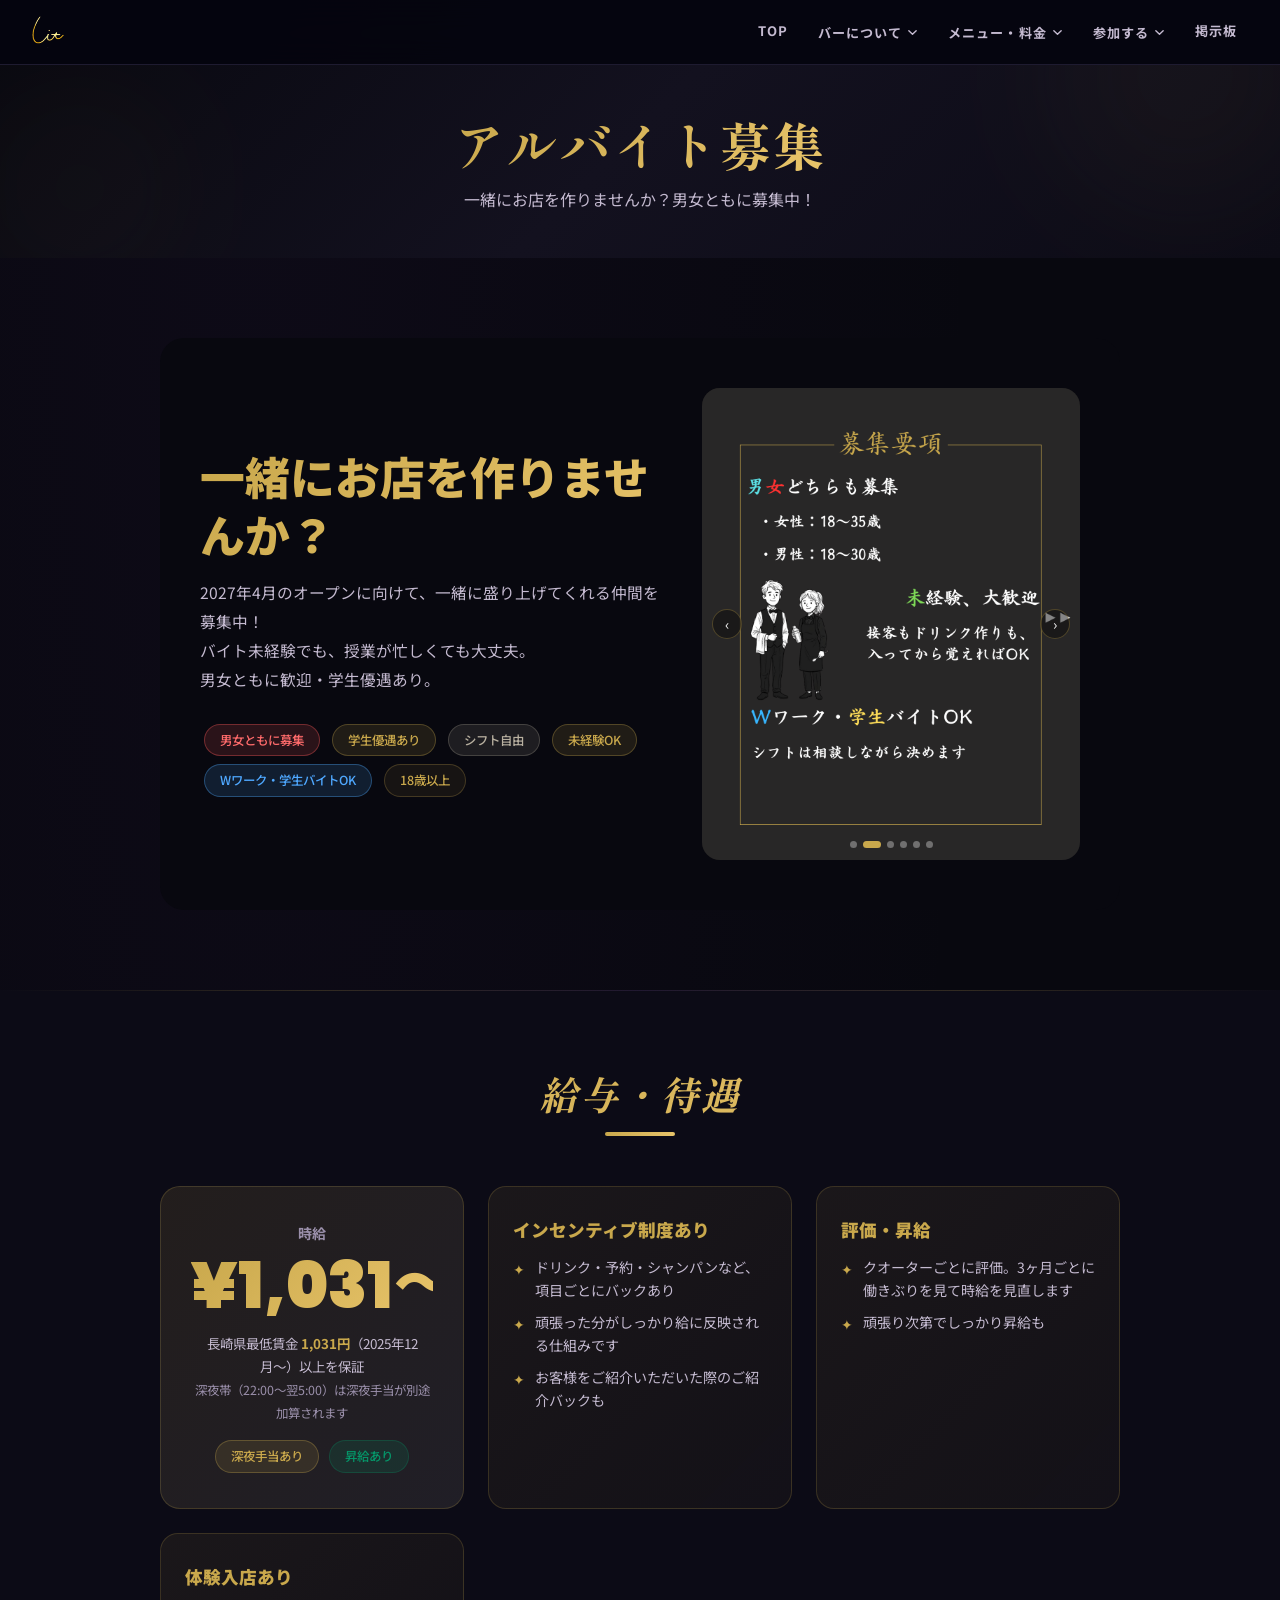
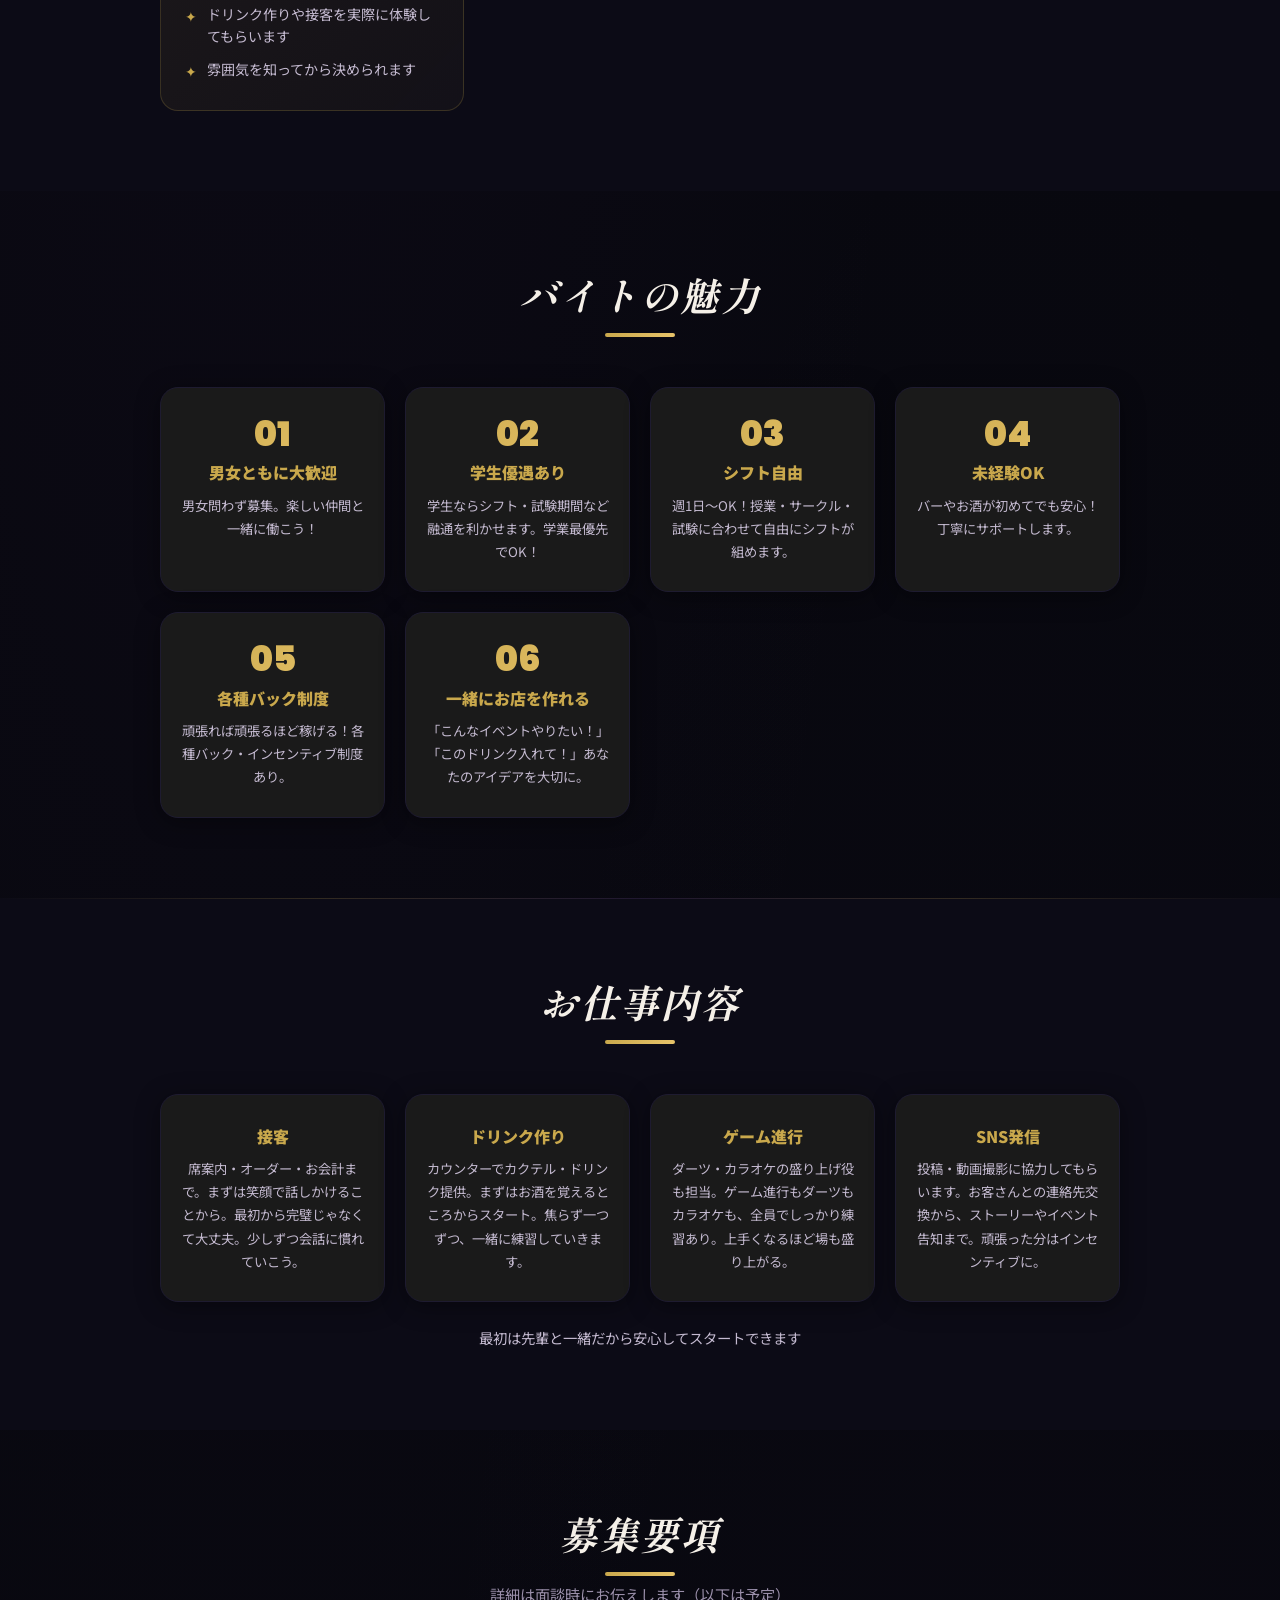
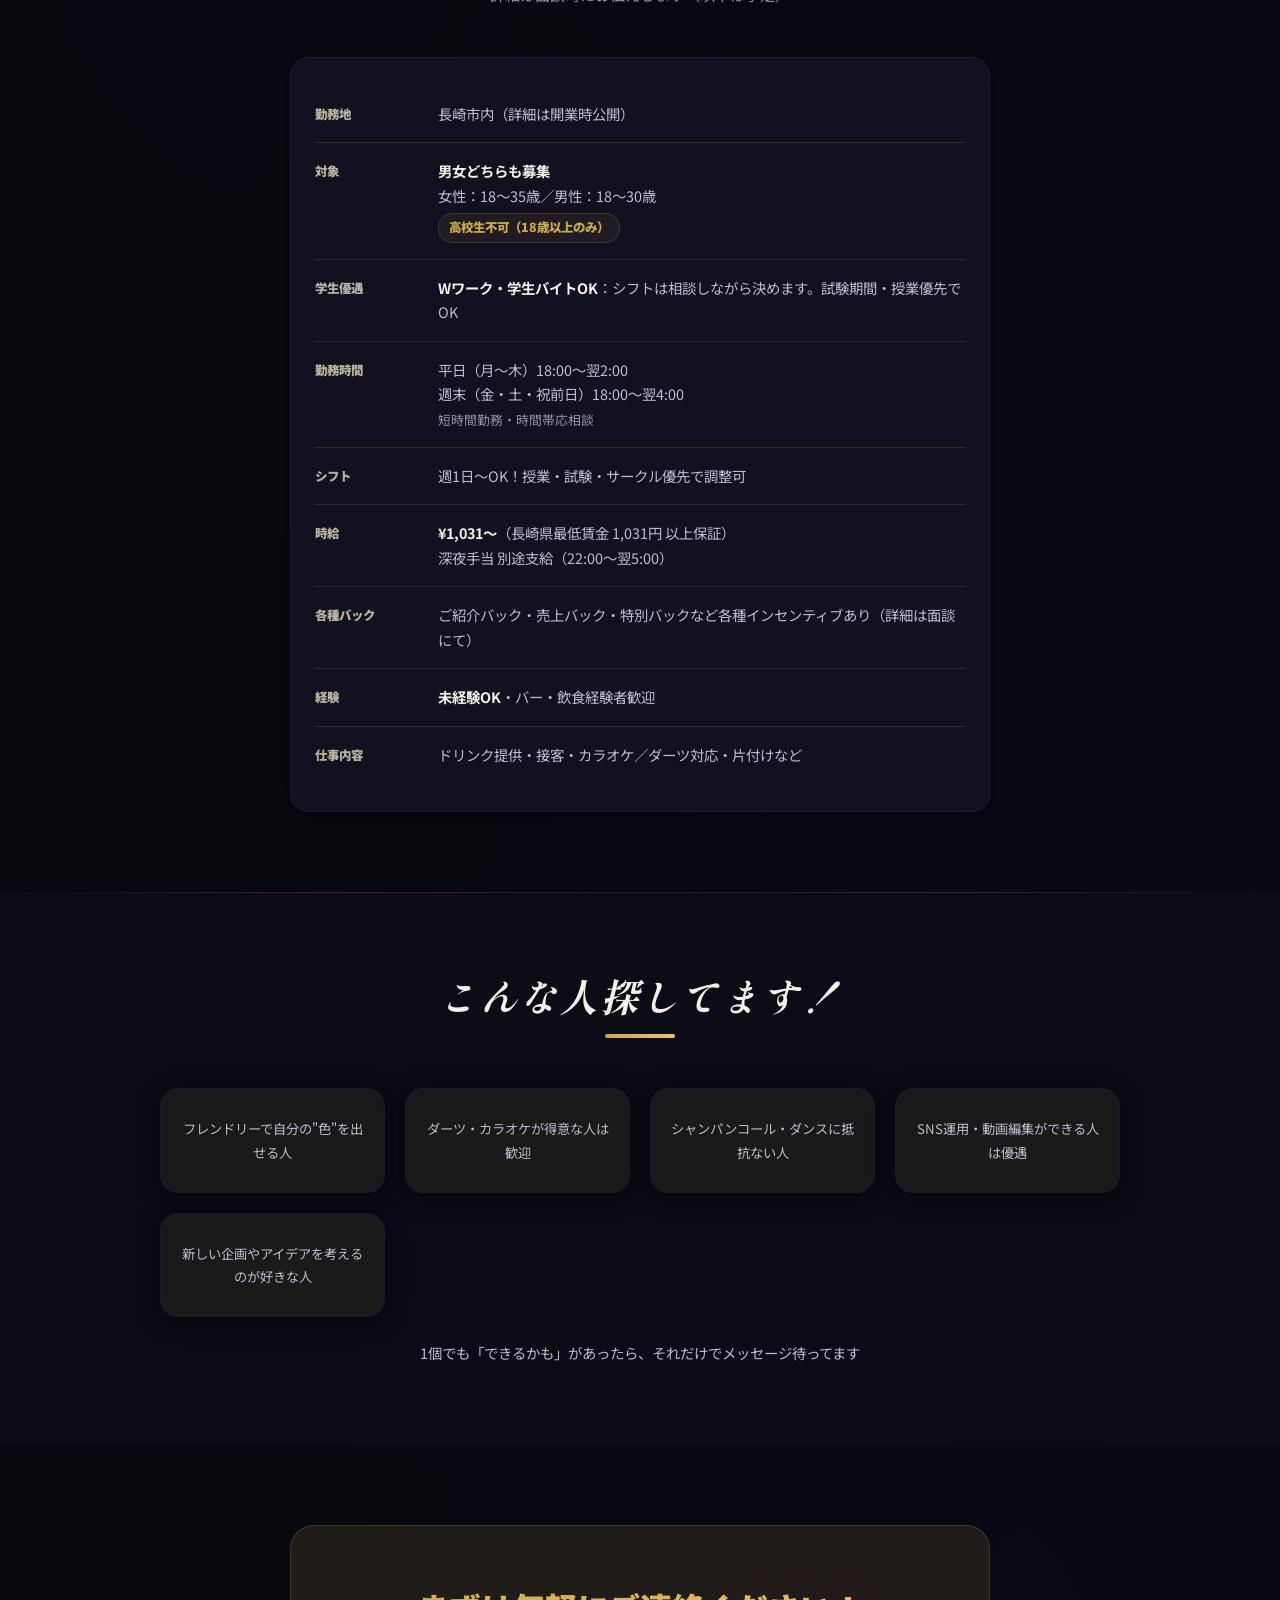
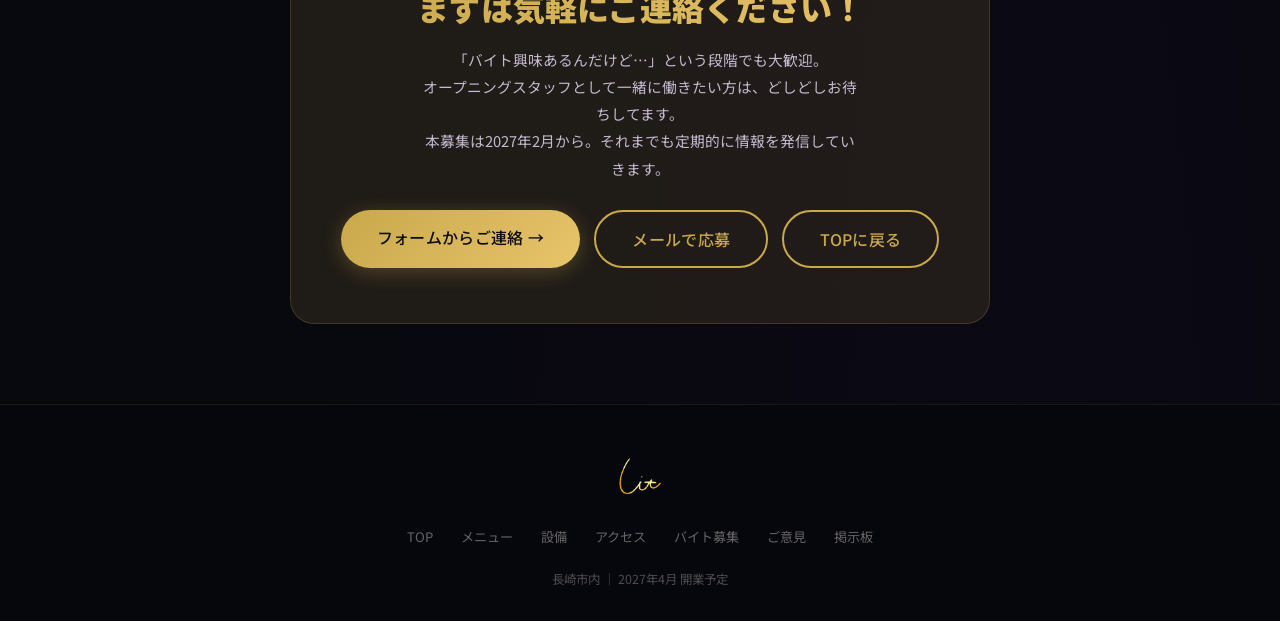
<file: recruit.html>
<!DOCTYPE html>
<html lang="ja">
<head>
  <meta charset="UTF-8">
  <meta name="viewport" content="width=device-width, initial-scale=1.0">
  <title>バイト募集 | Lit</title>
  <link rel="stylesheet" href="style.css">
  <style>
    /* ===== RECRUIT HERO ===== */
    .recruit-hero {
      background: linear-gradient(135deg, var(--purple-soft), var(--pink-soft));
      border: 1.5px solid rgba(201,168,76,0.2);
      border-radius: 24px;
      padding: 55px 38px;
      text-align: center;
      position: relative;
      overflow: hidden;
      box-shadow: var(--card-shadow);
    }

    .recruit-hero::before {
      content: '';
      position: absolute;
      inset: 0;
      border-radius: 24px;
      padding: 2px;
      background: linear-gradient(135deg, var(--pink), var(--purple), var(--cyan), var(--yellow));
      -webkit-mask: linear-gradient(#0D0D0D 0 0) content-box, linear-gradient(#0D0D0D 0 0);
      -webkit-mask-composite: xor;
      mask-composite: exclude;
      animation: gradientMove 4s ease infinite;
      background-size: 300% 300%;
    }

    .recruit-headline {
      font-size: clamp(1.6rem, 5vw, 2.8rem);
      font-weight: 900;
      line-height: 1.3;
      margin-bottom: 14px;
      background: linear-gradient(135deg, #C9A84C, #E8C46A);
      -webkit-background-clip: text;
      background-clip: text;
      -webkit-text-fill-color: transparent;
    }

    .recruit-sub {
      font-size: 0.98rem;
      color: var(--text-secondary);
      line-height: 1.85;
      max-width: 500px;
      margin: 0 auto 26px;
    }

    /* ===== RECRUIT HERO (2カラム) ===== */
    .recruit-hero-grid {
      display: grid;
      grid-template-columns: 1.1fr 0.9fr;
      gap: 40px;
      align-items: center;
      background: var(--bg);
      border-radius: 24px;
      padding: 50px 40px;
      position: relative;
      overflow: hidden;
      box-shadow: none;
    }
    .recruit-hero-text { text-align: left; }
    .recruit-hero-text .recruit-headline { text-align: left; }
    .recruit-hero-text .recruit-sub { text-align: left; margin: 0 0 26px; max-width: none; }
    .recruit-hero-photo {
      border-radius: 18px;
      overflow: hidden;
      min-height: 320px;
      background: linear-gradient(135deg, rgba(201,168,76,0.08), rgba(13,13,13,0.4));
      display: flex;
      align-items: center;
      justify-content: center;
      position: relative;
    }
    .recruit-hero-photo img { width: 100%; height: 100%; object-fit: cover; display: block; }
    .photo-placeholder {
      text-align: center;
      color: var(--text-muted);
      padding: 20px;
      border: 1.5px dashed rgba(201,168,76,0.35);
      border-radius: 14px;
      margin: 16px;
    }
    .photo-placeholder .ph-icon { font-size: 2.2rem; display: block; margin-bottom: 10px; }
    .photo-placeholder p { font-size: 0.8rem; line-height: 1.7; }
    .badge-red-bright { background: rgba(255,90,90,0.14); border: 1px solid rgba(255,90,90,0.35); color: #FF6B6B; }
    .badge-blue-bright { background: rgba(79,168,255,0.14); border: 1px solid rgba(79,168,255,0.35); color: #4FA8FF; }

    /* ===== IG CAROUSEL ===== */
    .recruit-hero-photo { padding: 0; }
    .ig-carousel { position: relative; width: 100%; height: 100%; min-height: 320px; }
    .ig-carousel-track { display: flex; width: 100%; height: 100%; transition: transform 0.5s ease; }
    .ig-slide { flex: 0 0 100%; width: 100%; height: 100%; object-fit: cover; display: block; }
    .ig-nav { position: absolute; top: 50%; transform: translateY(-50%); background: rgba(13,13,13,0.5); border: 1px solid rgba(201,168,76,0.3); color: #F5F5F5; width: 30px; height: 30px; border-radius: 50%; display: flex; align-items: center; justify-content: center; cursor: pointer; font-size: 0.9rem; }
    .ig-nav-prev { left: 10px; }
    .ig-nav-next { right: 10px; }
    .ig-dots { position: absolute; bottom: 12px; left: 0; right: 0; display: flex; justify-content: center; gap: 6px; }
    .ig-dot { width: 7px; height: 7px; border-radius: 50%; background: rgba(245,245,245,0.35); cursor: pointer; transition: all 0.2s; }
    .ig-dot.active { background: var(--pink); width: 18px; border-radius: 4px; }
    @media (max-width: 768px) {
      .recruit-hero-grid { grid-template-columns: 1fr; padding: 36px 26px; }
      .recruit-hero-text, .recruit-hero-text .recruit-headline, .recruit-hero-text .recruit-sub { text-align: center; }
      .recruit-hero-photo { min-height: 220px; order: -1; }
    }

    /* ===== POINTS ===== */
    .points-grid {
      display: grid;
      grid-template-columns: repeat(auto-fit, minmax(215px, 1fr));
      gap: 20px;
    }

    .point-card {
      background: #1A1A1A;
      border: 1.5px solid var(--card-border);
      border-radius: 18px;
      padding: 28px 20px;
      text-align: center;
      box-shadow: var(--card-shadow);
      transition: all 0.3s;
      position: relative;
      overflow: hidden;
    }

    .point-card::after {
      content: '';
      position: absolute;
      bottom: 0; left: 0; right: 0;
      height: 4px;
      background: linear-gradient(90deg, #C9A84C, #E8C46A);
      transform: scaleX(0);
      transform-origin: left;
      transition: transform 0.3s;
    }

    .point-card:hover {
      transform: translateY(-7px);
      box-shadow: var(--card-shadow-hover);
    }

    .point-card:hover::after { transform: scaleX(1); }

    .point-num {
      font-family: 'Poppins', sans-serif;
      font-weight: 900;
      font-size: 2.2rem;
      background: linear-gradient(135deg, #C9A84C, #E8C46A);
      -webkit-background-clip: text;
      background-clip: text;
      -webkit-text-fill-color: transparent;
      line-height: 1;
      margin-bottom: 8px;
    }

    .point-title { font-weight: 900; font-size: 1rem; color: var(--purple); margin-bottom: 8px; }
    .point-desc { font-size: 0.83rem; color: var(--text-secondary); line-height: 1.75; }

    /* ===== SALARY HIGHLIGHT ===== */
    .salary-box {
      background: linear-gradient(135deg, var(--purple-soft), var(--cyan-soft));
      border: 1.5px solid rgba(201,168,76,0.2);
      border-radius: 20px;
      padding: 35px 30px;
      text-align: center;
    }

    .salary-big {
      font-family: 'Poppins', sans-serif;
      font-weight: 900;
      font-size: clamp(2.5rem, 7vw, 4rem);
      background: linear-gradient(135deg, #C9A84C, #E8C46A);
      -webkit-background-clip: text;
      background-clip: text;
      -webkit-text-fill-color: transparent;
      line-height: 1.1;
      margin-bottom: 10px;
    }

    .salary-badges {
      display: flex;
      justify-content: center;
      gap: 10px;
      flex-wrap: wrap;
      margin-top: 16px;
    }

    /* ===== JOB DETAILS ===== */
    .job-row {
      display: flex;
      align-items: flex-start;
      gap: 18px;
      padding: 16px 0;
      border-bottom: 1px solid #2A2A2A;
    }

    .job-row:last-child { border-bottom: none; }

    .job-label {
      min-width: 105px;
      font-size: 0.78rem;
      font-weight: 900;
      color: var(--cyan);
      padding-top: 2px;
      flex-shrink: 0;
    }

    .job-value {
      font-size: 0.9rem;
      color: var(--text-secondary);
      line-height: 1.7;
    }

    .job-value strong { color: var(--text); }

    /* ===== BACK INFO ===== */
    .back-box {
      background: linear-gradient(135deg, rgba(201,168,76,0.08), rgba(201,168,76,0.04));
      border: 1.5px solid rgba(201,168,76,0.2);
      border-radius: 18px;
      padding: 28px 24px;
    }

    .back-title {
      font-weight: 900;
      font-size: 1.1rem;
      color: #C9A84C;
      margin-bottom: 12px;
    }

    .back-list {
      list-style: none;
      display: flex;
      flex-direction: column;
      gap: 10px;
    }

    .back-list li {
      display: flex;
      align-items: flex-start;
      gap: 10px;
      font-size: 0.88rem;
      color: var(--text-secondary);
      line-height: 1.6;
    }

    .back-list li::before {
      content: '✦';
      color: var(--yellow);
      flex-shrink: 0;
      margin-top: 2px;
    }

    /* ===== CTA ===== */
    .cta-box {
      background: linear-gradient(135deg, var(--pink-soft), var(--purple-soft));
      border: 1.5px solid rgba(201,168,76,0.2);
      border-radius: 24px;
      padding: 55px 38px;
      text-align: center;
      position: relative;
      overflow: hidden;
    }

    .cta-title {
      font-size: clamp(1.3rem, 3.5vw, 2rem);
      font-weight: 900;
      margin-bottom: 12px;
      background: linear-gradient(135deg, #C9A84C, #E8C46A);
      -webkit-background-clip: text;
      background-clip: text;
      -webkit-text-fill-color: transparent;
    }

    .cta-desc {
      font-size: 0.92rem;
      color: var(--text-secondary);
      line-height: 1.85;
      margin-bottom: 28px;
      max-width: 440px;
      margin-left: auto;
      margin-right: auto;
    }
  </style>
</head>
<body>

  <nav id="mainNav">
    <a href="index.html" class="nav-logo"><img src="lit-logo.png" alt="Lit" class="nav-logo-img" onerror="this.style.display='none';this.nextSibling.style.display='inline'"><span style="display:none">Lit</span></a>
    <ul class="nav-links">
      <li><a href="index.html">TOP</a></li>
      <li class="nav-item-dropdown">
        <button class="nav-trigger" type="button">バーについて<svg class="nav-chevron" viewBox="0 0 12 12" fill="none"><path d="M2 4L6 8L10 4" stroke="currentColor" stroke-width="1.5" stroke-linecap="round" stroke-linejoin="round"/></svg></button>
        <div class="mega-menu">
          <div class="mega-menu-inner">
            <a href="facilities.html" class="mega-item">
              <div class="mega-item-icon"><svg viewBox="0 0 24 24" fill="none" stroke="currentColor" stroke-width="1.8" stroke-linecap="round" stroke-linejoin="round"><rect x="2" y="3" width="20" height="14" rx="2"/><line x1="8" y1="21" x2="16" y2="21"/><line x1="12" y1="17" x2="12" y2="21"/></svg></div>
              <div><div class="mega-item-title">店内設備</div><div class="mega-item-desc">カウンター・ゲーム・設備一覧</div></div>
            </a>
            <div class="mega-divider"></div>
            <a href="access.html" class="mega-item">
              <div class="mega-item-icon"><svg viewBox="0 0 24 24" fill="none" stroke="currentColor" stroke-width="1.8" stroke-linecap="round" stroke-linejoin="round"><path d="M21 10c0 7-9 13-9 13s-9-6-9-13a9 9 0 0 1 18 0z"/><circle cx="12" cy="10" r="3"/></svg></div>
              <div><div class="mega-item-title">アクセス</div><div class="mega-item-desc">長崎市内・営業時間</div></div>
            </a>
          </div>
        </div>
      </li>
      <li class="nav-item-dropdown">
        <button class="nav-trigger" type="button">メニュー・料金<svg class="nav-chevron" viewBox="0 0 12 12" fill="none"><path d="M2 4L6 8L10 4" stroke="currentColor" stroke-width="1.5" stroke-linecap="round" stroke-linejoin="round"/></svg></button>
        <div class="mega-menu">
          <div class="mega-menu-inner">
            <a href="menu.html#menu-section" class="mega-item">
              <div class="mega-item-icon"><svg viewBox="0 0 24 24" fill="none" stroke="currentColor" stroke-width="1.8" stroke-linecap="round" stroke-linejoin="round"><path d="M9 5H7a2 2 0 0 0-2 2v12a2 2 0 0 0 2 2h10a2 2 0 0 0 2-2V7a2 2 0 0 0-2-2h-2"/><rect x="9" y="3" width="6" height="4" rx="1"/><line x1="9" y1="12" x2="15" y2="12"/><line x1="9" y1="16" x2="13" y2="16"/></svg></div>
              <div><div class="mega-item-title">メニュー</div><div class="mega-item-desc">ドリンク・料金を確認する</div></div>
            </a>
            <div class="mega-divider"></div>
            <a href="menu.html#simulator-section" class="mega-item">
              <div class="mega-item-icon"><svg viewBox="0 0 24 24" fill="none" stroke="currentColor" stroke-width="1.8" stroke-linecap="round" stroke-linejoin="round"><line x1="12" y1="1" x2="12" y2="23"/><path d="M17 5H9.5a3.5 3.5 0 0 0 0 7h5a3.5 3.5 0 0 1 0 7H6"/></svg></div>
              <div><div class="mega-item-title">シミュレーター</div><div class="mega-item-desc">お会計を事前に計算</div></div>
            </a>
          </div>
        </div>
      </li>
      <li class="nav-item-dropdown">
        <button class="nav-trigger" type="button">参加する<svg class="nav-chevron" viewBox="0 0 12 12" fill="none"><path d="M2 4L6 8L10 4" stroke="currentColor" stroke-width="1.5" stroke-linecap="round" stroke-linejoin="round"/></svg></button>
        <div class="mega-menu">
          <div class="mega-menu-inner">
            <a href="recruit.html" class="mega-item">
              <div class="mega-item-icon"><svg viewBox="0 0 24 24" fill="none" stroke="currentColor" stroke-width="1.8" stroke-linecap="round" stroke-linejoin="round"><path d="M20 21v-2a4 4 0 0 0-4-4H8a4 4 0 0 0-4 4v2"/><circle cx="12" cy="7" r="4"/></svg></div>
              <div><div class="mega-item-title">バイト募集</div><div class="mega-item-desc">学生スタッフ募集中</div></div>
            </a>
            <div class="mega-divider"></div>
            <a href="feedback.html" class="mega-item">
              <div class="mega-item-icon"><svg viewBox="0 0 24 24" fill="none" stroke="currentColor" stroke-width="1.8" stroke-linecap="round" stroke-linejoin="round"><path d="M21 15a2 2 0 0 1-2 2H7l-4 4V5a2 2 0 0 1 2-2h14a2 2 0 0 1 2 2z"/></svg></div>
              <div><div class="mega-item-title">ご意見・ご要望</div><div class="mega-item-desc">質問・提案はこちらから</div></div>
            </a>
          </div>
        </div>
      </li>
      <li><a href="bbs.html">掲示板</a></li>
    </ul>
    <div class="hamburger" id="hamburger"><span></span><span></span><span></span></div>
  </nav>
  <div class="mega-backdrop" id="megaBackdrop"></div>

  <!-- ===== モバイルメニュー ===== -->
  <div class="mobile-menu" id="mobileMenu">
    <a href="index.html">TOP</a>
    <div class="mobile-menu-section">バーについて</div>
    <a href="facilities.html" class="mobile-menu-sub">店内設備</a>
    <a href="access.html" class="mobile-menu-sub">アクセス</a>
    <div class="mobile-menu-section">メニュー・料金</div>
    <a href="menu.html#menu-section" class="mobile-menu-sub">メニュー</a>
    <a href="menu.html#simulator-section" class="mobile-menu-sub">シミュレーター</a>
    <div class="mobile-menu-section">参加する</div>
    <a href="recruit.html" class="mobile-menu-sub">バイト募集</a>
    <a href="feedback.html" class="mobile-menu-sub">ご意見・ご要望</a>
    <a href="bbs.html">掲示板</a>
  </div>

  <header class="page-header">
    <div class="page-header-bg"></div>
    <div class="page-header-orb" style="width:350px;height:350px;background:radial-gradient(circle,rgba(201,168,76,0.15),transparent);top:-100px;right:-80px;"></div>
    <div class="page-header-orb" style="width:280px;height:280px;background:radial-gradient(circle,rgba(201,168,76,0.1),transparent);bottom:-70px;left:-60px;"></div>
    <div class="page-header-content">
      <h1 class="gradient-text">アルバイト募集</h1>
      <p>一緒にお店を作りませんか？男女ともに募集中！</p>
    </div>
  </header>

  <main>

    <!-- RECRUIT HERO -->
    <section class="section">
      <div class="container">
        <div class="recruit-hero-grid reveal">
          <div class="recruit-hero-text">
            <div class="recruit-headline">一緒にお店を作りませんか？</div>
            <p class="recruit-sub">
              2027年4月のオープンに向けて、一緒に盛り上げてくれる仲間を募集中！<br>
              バイト未経験でも、授業が忙しくても大丈夫。<br>
              男女ともに歓迎・学生優遇あり。
            </p>
            <div>
              <span class="badge badge-red-bright" style="margin:4px;">男女ともに募集</span>
              <span class="badge badge-yellow" style="margin:4px;">学生優遇あり</span>
              <span class="badge badge-cyan" style="margin:4px;">シフト自由</span>
              <span class="badge badge-purple" style="margin:4px;">未経験OK</span>
              <span class="badge badge-blue-bright" style="margin:4px;">Wワーク・学生バイトOK</span>
              <span class="badge" style="margin:4px;background:rgba(201,168,76,0.08);color:var(--pink);border:1px solid rgba(201,168,76,0.25);">18歳以上</span>
            </div>
          </div>
          <div class="recruit-hero-photo">
            <div class="ig-carousel" id="igCarousel">
              <div class="ig-carousel-track">
                <img src="images/recruit-post-1.png" alt="STAFF WANTED 一緒に働ける仲間を募集" class="ig-slide">
                <img src="images/recruit-post-2.png" alt="募集要項" class="ig-slide">
                <img src="images/recruit-post-3.png" alt="お仕事内容" class="ig-slide">
                <img src="images/recruit-post-4.png" alt="待遇・条件" class="ig-slide">
                <img src="images/recruit-post-5.png" alt="こんな人探してます" class="ig-slide">
                <img src="images/recruit-post-6.png" alt="応募方法" class="ig-slide">
              </div>
              <div class="ig-nav ig-nav-prev" onclick="igGo(igIdx-1)">‹</div>
              <div class="ig-nav ig-nav-next" onclick="igGo(igIdx+1)">›</div>
              <div class="ig-dots">
                <span class="ig-dot active" onclick="igGo(0)"></span>
                <span class="ig-dot" onclick="igGo(1)"></span>
                <span class="ig-dot" onclick="igGo(2)"></span>
                <span class="ig-dot" onclick="igGo(3)"></span>
                <span class="ig-dot" onclick="igGo(4)"></span>
                <span class="ig-dot" onclick="igGo(5)"></span>
              </div>
            </div>
          </div>
        </div>
      </div>
    </section>

    <script>
      let igIdx = 0;
      let igTimer;
      function igGo(i) {
        const track = document.querySelector('.ig-carousel-track');
        const dots = document.querySelectorAll('.ig-dot');
        const total = dots.length;
        igIdx = (i + total) % total;
        track.style.transform = `translateX(-${igIdx * 100}%)`;
        dots.forEach((d, j) => d.classList.toggle('active', j === igIdx));
      }
      function igAutoStart() {
        igTimer = setInterval(() => igGo(igIdx + 1), 3500);
      }
      const igWrap = document.getElementById('igCarousel');
      if (igWrap) {
        igAutoStart();
        igWrap.addEventListener('mouseenter', () => clearInterval(igTimer));
        igWrap.addEventListener('mouseleave', igAutoStart);
      }
    </script>

    <!-- SALARY HIGHLIGHT -->
    <section class="section section-alt">
      <div class="container">
        <div class="section-heading reveal">
          <h2 class="gradient-text">給与・待遇</h2>
          <div class="divider"></div>
        </div>
        <div style="display:grid;grid-template-columns:repeat(auto-fit,minmax(280px,1fr));gap:24px;">
          <div class="salary-box reveal delay-1">
            <div style="font-size:0.88rem;color:var(--text-muted);margin-bottom:6px;font-weight:700;">時給</div>
            <div class="salary-big">¥1,031〜</div>
            <div style="font-size:0.84rem;color:var(--text-secondary);line-height:1.7;">
              長崎県最低賃金 <strong style="color:var(--purple);">1,031円</strong>（2025年12月〜）以上を保証<br>
              <span style="font-size:0.78rem;color:var(--text-muted);">深夜帯（22:00〜翌5:00）は深夜手当が別途加算されます</span>
            </div>
            <div class="salary-badges">
              <span class="badge badge-yellow">深夜手当あり</span>
              <span class="badge badge-green">昇給あり</span>
            </div>
          </div>
          <div class="back-box reveal delay-2">
            <div class="back-title">インセンティブ制度あり</div>
            <ul class="back-list">
              <li>ドリンク・予約・シャンパンなど、項目ごとにバックあり</li>
              <li>頑張った分がしっかり給に反映される仕組みです</li>
              <li>お客様をご紹介いただいた際のご紹介バックも</li>
            </ul>
          </div>
          <div class="back-box reveal delay-3">
            <div class="back-title">評価・昇給</div>
            <ul class="back-list">
              <li>クオーターごとに評価。3ヶ月ごとに働きぶりを見て時給を見直します</li>
              <li>頑張り次第でしっかり昇給も</li>
            </ul>
          </div>
          <div class="back-box reveal delay-4">
            <div class="back-title">体験入店あり</div>
            <ul class="back-list">
              <li>ドリンク作りや接客を実際に体験してもらいます</li>
              <li>雰囲気を知ってから決められます</li>
            </ul>
          </div>
        </div>
      </div>
    </section>

    <!-- POINTS -->
    <section class="section">
      <div class="container">
        <div class="section-heading reveal">
          <h2>バイトの魅力</h2>
          <div class="divider"></div>
        </div>
        <div class="points-grid">
          <div class="point-card reveal delay-1">
            <div class="point-num">01</div>
            <div class="point-title">男女ともに大歓迎</div>
            <div class="point-desc">男女問わず募集。楽しい仲間と一緒に働こう！</div>
          </div>
          <div class="point-card reveal delay-2">
            <div class="point-num">02</div>
            <div class="point-title">学生優遇あり</div>
            <div class="point-desc">学生ならシフト・試験期間など融通を利かせます。学業最優先でOK！</div>
          </div>
          <div class="point-card reveal delay-3">
            <div class="point-num">03</div>
            <div class="point-title">シフト自由</div>
            <div class="point-desc">週1日〜OK！授業・サークル・試験に合わせて自由にシフトが組めます。</div>
          </div>
          <div class="point-card reveal delay-4">
            <div class="point-num">04</div>
            <div class="point-title">未経験OK</div>
            <div class="point-desc">バーやお酒が初めてでも安心！丁寧にサポートします。</div>
          </div>
          <div class="point-card reveal delay-1">
            <div class="point-num">05</div>
            <div class="point-title">各種バック制度</div>
            <div class="point-desc">頑張れば頑張るほど稼げる！各種バック・インセンティブ制度あり。</div>
          </div>
          <div class="point-card reveal delay-2">
            <div class="point-num">06</div>
            <div class="point-title">一緒にお店を作れる</div>
            <div class="point-desc">「こんなイベントやりたい！」「このドリンク入れて！」あなたのアイデアを大切に。</div>
          </div>
        </div>
      </div>
    </section>

    <!-- WORK CONTENT -->
    <section class="section section-alt">
      <div class="container">
        <div class="section-heading reveal">
          <h2>お仕事内容</h2>
          <div class="divider"></div>
        </div>
        <div class="points-grid">
          <div class="point-card reveal delay-1">
            <div class="point-title">接客</div>
            <div class="point-desc">席案内・オーダー・お会計まで。まずは笑顔で話しかけることから。最初から完璧じゃなくて大丈夫。少しずつ会話に慣れていこう。</div>
          </div>
          <div class="point-card reveal delay-2">
            <div class="point-title">ドリンク作り</div>
            <div class="point-desc">カウンターでカクテル・ドリンク提供。まずはお酒を覚えるところからスタート。焦らず一つずつ、一緒に練習していきます。</div>
          </div>
          <div class="point-card reveal delay-3">
            <div class="point-title">ゲーム進行</div>
            <div class="point-desc">ダーツ・カラオケの盛り上げ役も担当。ゲーム進行もダーツもカラオケも、全員でしっかり練習あり。上手くなるほど場も盛り上がる。</div>
          </div>
          <div class="point-card reveal delay-4">
            <div class="point-title">SNS発信</div>
            <div class="point-desc">投稿・動画撮影に協力してもらいます。お客さんとの連絡先交換から、ストーリーやイベント告知まで。頑張った分はインセンティブに。</div>
          </div>
        </div>
        <p style="text-align:center;margin-top:24px;color:var(--text-secondary);font-size:0.9rem;">最初は先輩と一緒だから安心してスタートできます</p>
      </div>
    </section>

    <!-- JOB DETAILS -->
    <section class="section">
      <div class="container container-sm">
        <div class="section-heading reveal">
          <h2>募集要項</h2>
          <div class="divider"></div>
          <p>詳細は面談時にお伝えします（以下は予定）</p>
        </div>
        <div class="glass-card reveal">
          <div class="job-row">
            <div class="job-label">勤務地</div>
            <div class="job-value">長崎市内（詳細は開業時公開）</div>
          </div>
          <div class="job-row">
            <div class="job-label">対象</div>
            <div class="job-value">
              <strong>男女どちらも募集</strong><br>
              女性：18〜35歳／男性：18〜30歳<br>
              <span style="display:inline-block;margin-top:5px;background:rgba(201,168,76,0.08);color:var(--pink);font-size:0.78rem;font-weight:900;padding:3px 10px;border-radius:50px;border:1px solid rgba(201,168,76,0.2);">高校生不可（18歳以上のみ）</span>
            </div>
          </div>
          <div class="job-row">
            <div class="job-label">学生優遇</div>
            <div class="job-value"><strong>Wワーク・学生バイトOK</strong>：シフトは相談しながら決めます。試験期間・授業優先でOK</div>
          </div>
          <div class="job-row">
            <div class="job-label">勤務時間</div>
            <div class="job-value">
              平日（月〜木）18:00〜翌2:00<br>
              週末（金・土・祝前日）18:00〜翌4:00<br>
              <span style="font-size:0.8rem;color:var(--text-muted);">短時間勤務・時間帯応相談</span>
            </div>
          </div>
          <div class="job-row">
            <div class="job-label">シフト</div>
            <div class="job-value">週1日〜OK！授業・試験・サークル優先で調整可</div>
          </div>
          <div class="job-row">
            <div class="job-label">時給</div>
            <div class="job-value">
              <strong>¥1,031〜</strong>（長崎県最低賃金 1,031円 以上保証）<br>
              深夜手当 別途支給（22:00〜翌5:00）
            </div>
          </div>
          <div class="job-row">
            <div class="job-label">各種バック</div>
            <div class="job-value">ご紹介バック・売上バック・特別バックなど各種インセンティブあり（詳細は面談にて）</div>
          </div>
          <div class="job-row">
            <div class="job-label">経験</div>
            <div class="job-value"><strong>未経験OK</strong>・バー・飲食経験者歓迎</div>
          </div>
          <div class="job-row">
            <div class="job-label">仕事内容</div>
            <div class="job-value">ドリンク提供・接客・カラオケ／ダーツ対応・片付けなど</div>
          </div>
        </div>
      </div>
    </section>

    <!-- WANTED PERSONA -->
    <section class="section section-alt">
      <div class="container">
        <div class="section-heading reveal">
          <h2>こんな人探してます！</h2>
          <div class="divider"></div>
        </div>
        <div class="points-grid">
          <div class="point-card reveal delay-1">
            <div class="point-desc">フレンドリーで自分の"色"を出せる人</div>
          </div>
          <div class="point-card reveal delay-2">
            <div class="point-desc">ダーツ・カラオケが得意な人は歓迎</div>
          </div>
          <div class="point-card reveal delay-3">
            <div class="point-desc">シャンパンコール・ダンスに抵抗ない人</div>
          </div>
          <div class="point-card reveal delay-4">
            <div class="point-desc">SNS運用・動画編集ができる人は優遇</div>
          </div>
          <div class="point-card reveal delay-1">
            <div class="point-desc">新しい企画やアイデアを考えるのが好きな人</div>
          </div>
        </div>
        <p style="text-align:center;margin-top:24px;color:var(--text-secondary);font-size:0.9rem;">1個でも「できるかも」があったら、それだけでメッセージ待ってます</p>
      </div>
    </section>

    <!-- CTA -->
    <section class="section">
      <div class="container container-sm">
        <div class="cta-box reveal">
          <div class="cta-title">まずは気軽にご連絡ください！</div>
          <p class="cta-desc">
            「バイト興味あるんだけど…」という段階でも大歓迎。<br>
            オープニングスタッフとして一緒に働きたい方は、どしどしお待ちしてます。<br>
            本募集は2027年2月から。それまでも定期的に情報を発信していきます。
          </p>
          <div style="display:flex;gap:14px;justify-content:center;flex-wrap:wrap;">
            <a href="feedback.html" class="btn btn-pink">フォームからご連絡 →</a>
            <a href="mailto:anafoi@icloud.com" class="btn btn-outline-purple">メールで応募</a>
            <a href="index.html" class="btn btn-outline-purple">TOPに戻る</a>
          </div>
        </div>
      </div>
    </section>

  </main>

  <footer>
    <img src="lit-logo.png" alt="Lit" class="footer-logo-img"
      onerror="this.style.display='none';this.nextSibling.style.display='inline'">
    <span class="footer-logo" style="display:none">Lit</span>
    <ul class="footer-nav">
      <li><a href="index.html">TOP</a></li>
      <li><a href="menu.html">メニュー</a></li>
      <li><a href="facilities.html">設備</a></li>
      <li><a href="access.html">アクセス</a></li>
      <li><a href="recruit.html">バイト募集</a></li>
      <li><a href="feedback.html">ご意見</a></li>
      <li><a href="bbs.html">掲示板</a></li>
    </ul>
    <div class="footer-info">長崎市内 ｜ 2027年4月 開業予定</div>
  </footer>

  <script src="common.js"></script>
</body>
</html>
</file>
<file: style.css>
@import url('https://fonts.googleapis.com/css2?family=Playfair+Display:ital,wght@0,500;0,700;1,500;1,700&family=Shippori+Mincho:wght@600;700&family=Noto+Sans+JP:wght@400;500;700&family=Poppins:wght@500;600;700&display=swap');

* { margin: 0; padding: 0; box-sizing: border-box; }

:root {
  --pink: #C9A84C;
  --pink-soft: rgba(201,168,76,0.12);
  --purple: #C9A84C;
  --purple-soft: rgba(201,168,76,0.12);
  --yellow: #C9A84C;
  --yellow-soft: rgba(201,168,76,0.12);
  --cyan: #B8B0A0;
  --cyan-soft: rgba(184,176,160,0.12);
  --orange: #E8C46A;
  --green: #059669;

  --bg: #08080F;
  --bg-alt: #0C0B16;
  --bg-warm: #0E0C18;
  --card-bg: #13111F;
  --card-shadow: 0 4px 24px rgba(0,0,0,0.4);
  --card-shadow-hover: 0 12px 40px rgba(201,168,76,0.2);
  --card-border: #1E1B30;

  --text: #F5F0E8;
  --text-secondary: #C4BAD0;
  --text-muted: #9A8FAA;

  --nav-bg: rgba(8,8,15,0.97);
  --nav-border: #1E1B30;

  --font-display: 'Playfair Display', 'Shippori Mincho', serif;
  --font-body: 'Noto Sans JP', sans-serif;
  --font-en: 'Poppins', sans-serif;

  --gold: #C9A84C;
}

html { scroll-behavior: smooth; }

body {
  font-family: 'Noto Sans JP', sans-serif;
  background: var(--bg);
  background-image:
    radial-gradient(ellipse at 20% 0%, rgba(80,40,120,0.08) 0%, transparent 50%),
    radial-gradient(ellipse at 80% 100%, rgba(60,30,100,0.06) 0%, transparent 50%);
  color: var(--text);
  overflow-x: hidden;
  line-height: 1.65;
}

/* ===================== NAVIGATION ===================== */
nav {
  position: fixed;
  top: 0;
  width: 100%;
  z-index: 1000;
  background: var(--nav-bg);
  backdrop-filter: blur(20px);
  -webkit-backdrop-filter: blur(20px);
  border-bottom: 1px solid var(--nav-border);
  height: 65px;
  display: flex;
  justify-content: space-between;
  align-items: center;
  padding: 0 30px;
  box-shadow: 0 2px 20px rgba(0,0,0,0.5);
}

.nav-logo {
  font-family: var(--font-display);
  font-weight: 500;
  font-size: 1.4rem;
  letter-spacing: 0.06em;
  text-decoration: none;
  display: flex;
  align-items: center;
  gap: 8px;
  color: var(--purple);
  white-space: nowrap;
}

.nav-logo-img { height: 36px; width: auto; object-fit: contain; }

.nav-logo .emoji {
  font-size: 1.2rem;
}

.nav-links {
  display: flex;
  gap: 4px;
  list-style: none;
}

.nav-links a {
  color: var(--text-secondary);
  text-decoration: none;
  font-size: 0.82rem;
  font-weight: 700;
  padding: 7px 13px;
  border-radius: 8px;
  transition: all 0.2s;
  white-space: nowrap;
  letter-spacing: 0.08em;
}

.nav-links a:hover {
  color: var(--purple);
  background: var(--purple-soft);
}

.nav-links a.active {
  color: var(--pink);
  background: var(--pink-soft);
}

.hamburger {
  display: none;
  flex-direction: column;
  gap: 5px;
  cursor: pointer;
  padding: 5px;
}

.hamburger span {
  width: 23px;
  height: 2.5px;
  background: var(--purple);
  border-radius: 3px;
  transition: 0.3s;
  display: block;
}

.hamburger.open span:nth-child(1) { transform: translateY(7.5px) rotate(45deg); }
.hamburger.open span:nth-child(2) { opacity: 0; transform: scaleX(0); }
.hamburger.open span:nth-child(3) { transform: translateY(-7.5px) rotate(-45deg); }

.mobile-menu {
  display: none;
  position: fixed;
  top: 65px;
  left: 0;
  right: 0;
  background: rgba(13,13,13,0.98);
  backdrop-filter: blur(20px);
  z-index: 999;
  padding: 15px 20px 20px;
  border-bottom: 1px solid var(--nav-border);
  flex-direction: column;
  gap: 4px;
  box-shadow: 0 8px 30px rgba(0,0,0,0.5);
}

.mobile-menu.open { display: flex; }

.mobile-menu a {
  color: var(--text-secondary);
  text-decoration: none;
  font-weight: 700;
  font-size: 0.95rem;
  padding: 12px 16px;
  border-radius: 10px;
  transition: all 0.2s;
}

.mobile-menu a:hover, .mobile-menu a.active {
  color: var(--pink);
  background: var(--pink-soft);
}

.mobile-menu-section {
  font-size: 0.72rem;
  font-weight: 500;
  color: var(--purple);
  letter-spacing: 0.1em;
  text-transform: uppercase;
  padding: 14px 16px 4px;
}

.mobile-menu-sub {
  padding-left: 28px !important;
  font-size: 0.88rem !important;
  font-weight: 700 !important;
  color: var(--text-secondary) !important;
}

.mobile-menu-sub:hover {
  color: var(--pink) !important;
  background: var(--pink-soft) !important;
}

/* ===================== MEGA MENU ===================== */

/* nav-trigger: styled same as nav links but is a <button> */
.nav-trigger {
  background: none;
  border: none;
  cursor: pointer;
  font-family: inherit;
  color: var(--text-secondary);
  font-size: 0.82rem;
  font-weight: 700;
  padding: 7px 13px;
  border-radius: 8px;
  transition: all 0.2s;
  white-space: nowrap;
  display: flex;
  align-items: center;
  gap: 5px;
  letter-spacing: 0.08em;
}

.nav-trigger:hover,
.nav-item-dropdown.open .nav-trigger {
  color: var(--purple);
  background: var(--purple-soft);
}

.nav-chevron {
  width: 11px;
  height: 11px;
  flex-shrink: 0;
  transition: transform 0.22s ease;
}

.nav-item-dropdown.open .nav-chevron {
  transform: rotate(180deg);
}

/* Mega menu backdrop overlay */
.mega-backdrop {
  position: fixed;
  top: 65px;
  left: 0;
  right: 0;
  bottom: 0;
  background: rgba(0,0,0,0.55);
  z-index: 997;
  opacity: 0;
  pointer-events: none;
  transition: opacity 0.22s ease;
}

.mega-backdrop.open {
  opacity: 1;
  pointer-events: auto;
}

/* Mega menu dropdown panel */
.mega-menu {
  position: fixed;
  top: 65px;
  left: 0;
  right: 0;
  background: rgba(10,10,10,0.98);
  backdrop-filter: blur(24px);
  -webkit-backdrop-filter: blur(24px);
  border-bottom: 1px solid #2A2A2A;
  z-index: 998;
  opacity: 0;
  pointer-events: none;
  transform: translateY(-10px);
  transition: opacity 0.2s ease, transform 0.2s ease;
  box-shadow: 0 12px 40px rgba(0,0,0,0.6);
}

.mega-menu.open {
  opacity: 1;
  pointer-events: auto;
  transform: translateY(0);
}

.mega-menu-inner {
  max-width: 960px;
  margin: 0 auto;
  padding: 28px 40px 32px;
  display: flex;
  align-items: stretch;
  gap: 6px;
}

.mega-item {
  display: flex;
  align-items: flex-start;
  gap: 14px;
  padding: 16px 18px;
  border-radius: 14px;
  text-decoration: none;
  transition: background 0.18s;
  flex: 1;
  min-width: 180px;
}

.mega-item:hover {
  background: rgba(201,168,76,0.08);
}

.mega-item-icon {
  width: 40px;
  height: 40px;
  border-radius: 10px;
  background: rgba(201,168,76,0.1);
  display: flex;
  align-items: center;
  justify-content: center;
  flex-shrink: 0;
  color: var(--purple);
  transition: background 0.18s;
}

.mega-item:hover .mega-item-icon {
  background: rgba(201,168,76,0.18);
}

.mega-item-icon svg {
  width: 20px;
  height: 20px;
}

.mega-item-title {
  font-size: 0.88rem;
  font-weight: 500;
  color: var(--text);
  margin-bottom: 5px;
  white-space: nowrap;
  transition: color 0.18s;
}

.mega-item:hover .mega-item-title {
  color: var(--purple);
}

.mega-item-desc {
  font-size: 0.73rem;
  color: var(--text-muted);
  line-height: 1.5;
}

.mega-divider {
  width: 1px;
  background: #2A2A2A;
  align-self: stretch;
  margin: 4px 6px;
  flex-shrink: 0;
}

/* ===================== PAGE HEADER ===================== */
.page-header {
  padding-top: 65px;
  min-height: 240px;
  display: flex;
  align-items: center;
  justify-content: center;
  text-align: center;
  position: relative;
  overflow: hidden;
  background: linear-gradient(135deg, #08080F 0%, #13111F 50%, #0C0B16 100%);
}

.page-header-bg {
  position: absolute;
  inset: 0;
}

.page-header-orb {
  position: absolute;
  border-radius: 50%;
  filter: blur(60px);
  opacity: 0.4;
}

.page-header-content {
  position: relative;
  z-index: 2;
  padding: 50px 20px 45px;
}

.page-header h1 {
  font-size: clamp(2rem, 5.5vw, 3.2rem);
  font-family: var(--font-display);
  font-weight: 700;
  letter-spacing: 0.04em;
  margin-bottom: 10px;
  line-height: 1.2;
  color: var(--text);
}

.page-header p {
  font-size: 1rem;
  color: var(--text-secondary);
}

/* ===================== COMMON UTILITIES ===================== */
.gradient-text {
  background: linear-gradient(135deg, #C9A84C, #E8C46A);
  -webkit-background-clip: text;
  background-clip: text;
  -webkit-text-fill-color: transparent;
}

.yellow-text {
  background: linear-gradient(135deg, #C9A84C, #E8C46A);
  -webkit-background-clip: text;
  background-clip: text;
  -webkit-text-fill-color: transparent;
}

.pink-text { color: var(--pink); }
.purple-text { color: var(--purple); }
.cyan-text { color: var(--cyan); }

main { padding-top: 0; }

.section { padding: 80px 20px; }
.section-alt {
  background: var(--bg-alt);
  position: relative;
}
.section-alt::before {
  content: '';
  position: absolute;
  top: 0; left: 0; right: 0;
  height: 1px;
  background: linear-gradient(90deg, transparent, rgba(201,168,76,0.2), rgba(150,100,200,0.15), rgba(201,168,76,0.2), transparent);
}
.section-warm { background: var(--bg-warm); }

.container { max-width: 960px; margin: 0 auto; }
.container-sm { max-width: 700px; margin: 0 auto; }

.section-heading {
  text-align: center;
  margin-bottom: 50px;
}

.section-heading h2 {
  font-size: clamp(1.6rem, 4vw, 2.4rem);
  font-family: var(--font-display);
  font-style: italic;
  font-weight: 700;
  letter-spacing: 0.06em;
  margin-bottom: 8px;
  line-height: 1.3;
  color: var(--text);
}

.section-heading p {
  color: var(--text-muted);
  font-size: 0.95rem;
  margin-top: 6px;
}

.divider {
  width: 70px;
  height: 4px;
  background: linear-gradient(135deg, #C9A84C, #E8C46A);
  border-radius: 2px;
  margin: 12px auto 0;
}

/* ===================== CARDS ===================== */
.glass-card {
  background: var(--card-bg);
  border: 1px solid var(--card-border);
  border-radius: 18px;
  padding: 28px 24px;
  box-shadow: var(--card-shadow);
  transition: transform 0.3s, box-shadow 0.3s;
}

.glass-card:hover {
  transform: translateY(-5px);
  box-shadow: var(--card-shadow-hover);
}

.neon-card {
  background: var(--card-bg);
  border-radius: 18px;
  padding: 28px 24px;
  position: relative;
  overflow: hidden;
  box-shadow: var(--card-shadow);
}

.neon-card::before {
  content: '';
  position: absolute;
  inset: 0;
  border-radius: 18px;
  padding: 2px;
  background: linear-gradient(135deg, #C9A84C, #E8C46A, #B8B0A0, #C9A84C);
  -webkit-mask: linear-gradient(#fff 0 0) content-box, linear-gradient(#fff 0 0);
  -webkit-mask-composite: xor;
  mask-composite: exclude;
  opacity: 0.5;
}

/* ===================== BUTTONS ===================== */
.btn {
  display: inline-block;
  padding: 14px 36px;
  border-radius: 50px;
  font-weight: 500;
  font-size: 1rem;
  font-family: 'Noto Sans JP', sans-serif;
  text-decoration: none;
  cursor: pointer;
  border: none;
  transition: all 0.3s;
  letter-spacing: 0.02em;
}

.btn-pink {
  background: linear-gradient(135deg, #C9A84C, #E8C46A);
  color: #0D0D0D;
  box-shadow: 0 4px 20px rgba(201,168,76,0.3);
}

.btn-pink:hover {
  transform: translateY(-3px) scale(1.03);
  box-shadow: 0 8px 35px rgba(201,168,76,0.5);
}

.btn-yellow {
  background: linear-gradient(135deg, #C9A84C, #E8C46A);
  color: #0D0D0D;
  box-shadow: 0 4px 20px rgba(201,168,76,0.3);
}

.btn-yellow:hover {
  transform: translateY(-3px) scale(1.03);
  box-shadow: 0 8px 35px rgba(201,168,76,0.4);
}

.btn-outline-pink {
  background: transparent;
  border: 2px solid var(--pink);
  color: var(--pink);
}

.btn-outline-pink:hover {
  background: var(--pink);
  color: #0D0D0D;
  transform: translateY(-3px);
  box-shadow: 0 8px 25px rgba(201,168,76,0.3);
}

.btn-outline-purple {
  background: transparent;
  border: 2px solid var(--purple);
  color: var(--purple);
}

.btn-outline-purple:hover {
  background: var(--purple);
  color: #0D0D0D;
  transform: translateY(-3px);
  box-shadow: 0 8px 25px rgba(201,168,76,0.3);
}

/* ===================== BADGES ===================== */
.badge {
  display: inline-block;
  padding: 5px 15px;
  border-radius: 50px;
  font-size: 0.78rem;
  font-weight: 500;
}

.badge-pink { background: var(--pink-soft); border: 1px solid rgba(201,168,76,0.3); color: var(--pink); }
.badge-yellow { background: var(--yellow-soft); border: 1px solid rgba(201,168,76,0.3); color: #C9A84C; }
.badge-cyan { background: var(--cyan-soft); border: 1px solid rgba(184,176,160,0.25); color: var(--cyan); }
.badge-purple { background: var(--purple-soft); border: 1px solid rgba(201,168,76,0.3); color: var(--purple); }
.badge-green { background: rgba(5,150,105,0.15); border: 1px solid rgba(5,150,105,0.25); color: var(--green); }

/* ===================== ANIMATIONS ===================== */
@keyframes float {
  0%, 100% { transform: translateY(0); }
  50% { transform: translateY(-15px); }
}

@keyframes floatSide {
  0%, 100% { transform: translateY(0) translateX(0) rotate(0deg); }
  33% { transform: translateY(-10px) translateX(5px) rotate(4deg); }
  66% { transform: translateY(-5px) translateX(-3px) rotate(-2deg); }
}

@keyframes pulse {
  0%, 100% { transform: scale(1); }
  50% { transform: scale(1.05); }
}

@keyframes pulseBig {
  0%, 100% { transform: scale(1); box-shadow: 0 0 0 0 rgba(201,168,76,0.3); }
  50% { transform: scale(1.03); box-shadow: 0 0 25px 8px rgba(201,168,76,0); }
}

@keyframes glowYellow {
  0%, 100% { text-shadow: 0 2px 15px rgba(201,168,76,0.4); }
  50% { text-shadow: 0 2px 30px rgba(201,168,76,0.8), 0 0 60px rgba(201,168,76,0.3); }
}

@keyframes shimmerBg {
  0% { background-position: -200% center; }
  100% { background-position: 200% center; }
}

@keyframes floatParticle {
  0% { transform: translateY(110vh) rotate(0deg); opacity: 0; }
  5% { opacity: 0.5; }
  95% { opacity: 0.5; }
  100% { transform: translateY(-10vh) rotate(360deg); opacity: 0; }
}

@keyframes bounce {
  0%, 100% { transform: translateY(0); }
  50% { transform: translateY(-10px); }
}

@keyframes gradientMove {
  0% { background-position: 0% 50%; }
  50% { background-position: 100% 50%; }
  100% { background-position: 0% 50%; }
}

@keyframes confettiFall {
  0% { transform: translateY(-20px) rotate(0deg); opacity: 1; }
  100% { transform: translateY(110vh) rotate(720deg); opacity: 0; }
}

@keyframes fadeInUp {
  from { opacity: 0; transform: translateY(30px); }
  to { opacity: 1; transform: translateY(0); }
}

/* ===================== SCROLL REVEAL ===================== */
.reveal {
  opacity: 0;
  transform: translateY(35px);
  transition: opacity 0.7s ease, transform 0.7s ease;
}

.reveal.revealed { opacity: 1; transform: translateY(0); }

.reveal-left {
  opacity: 0;
  transform: translateX(-35px);
  transition: opacity 0.7s ease, transform 0.7s ease;
}

.reveal-left.revealed { opacity: 1; transform: translateX(0); }

.reveal-right {
  opacity: 0;
  transform: translateX(35px);
  transition: opacity 0.7s ease, transform 0.7s ease;
}

.reveal-right.revealed { opacity: 1; transform: translateX(0); }

.delay-1 { transition-delay: 0.1s; }
.delay-2 { transition-delay: 0.2s; }
.delay-3 { transition-delay: 0.3s; }
.delay-4 { transition-delay: 0.4s; }

/* ===================== FOOTER ===================== */
footer {
  background: #06060D;
  border-top: 1px solid rgba(201,168,76,0.1);
  padding: 50px 20px 30px;
  text-align: center;
  color: rgba(245,240,232,0.6);
}

.footer-logo {
  font-family: 'Poppins', sans-serif;
  font-weight: 500;
  font-size: 1.6rem;
  background: linear-gradient(135deg, #C9A84C, #E8C46A);
  -webkit-background-clip: text;
  background-clip: text;
  -webkit-text-fill-color: transparent;
  margin-bottom: 18px;
  display: block;
}

.footer-nav {
  display: flex;
  justify-content: center;
  gap: 8px;
  flex-wrap: wrap;
  margin-bottom: 20px;
  list-style: none;
}

.footer-nav a {
  color: rgba(245,240,232,0.4);
  text-decoration: none;
  font-size: 0.82rem;
  padding: 5px 10px;
  border-radius: 6px;
  transition: color 0.2s;
}

.footer-nav a:hover { color: #E8C46A; }

.footer-info {
  color: rgba(245,240,232,0.3);
  font-size: 0.78rem;
  line-height: 1.8;
}

/* ===================== FORM ELEMENTS ===================== */
.form-input,
.form-textarea,
.form-select {
  width: 100%;
  background: #1A1A1A;
  border: 1.5px solid #2A2A2A;
  border-radius: 12px;
  color: var(--text);
  font-family: 'Noto Sans JP', sans-serif;
  font-size: 0.92rem;
  transition: border-color 0.25s, box-shadow 0.25s, background 0.25s;
  outline: none;
}

.form-input,
.form-select {
  padding: 13px 16px;
}

.form-textarea {
  padding: 14px 16px;
  resize: vertical;
  line-height: 1.7;
}

.form-input::placeholder, .form-textarea::placeholder {
  color: #B8B0A0;
}

.form-input:focus, .form-textarea:focus, .form-select:focus {
  border-color: #C9A84C;
  background: #1A1A1A;
  box-shadow: 0 0 0 3px rgba(201,168,76,0.15);
}

.form-select option { background: #1A1A1A; color: var(--text); }

.form-label {
  display: block;
  font-weight: 500;
  font-size: 0.88rem;
  color: var(--text);
  margin-bottom: 8px;
}

.form-label .optional {
  font-weight: 400;
  font-size: 0.75rem;
  color: var(--text-muted);
  margin-left: 6px;
}

.form-label .required {
  color: var(--pink);
  margin-left: 4px;
}

.form-group { margin-bottom: 22px; }

/* ===================== RESPONSIVE ===================== */
@media (max-width: 768px) {
  .nav-links { display: none; }
  .hamburger { display: flex; }
  .section { padding: 60px 16px; }
  nav { padding: 0 20px; }
  .mega-menu { display: none !important; }
  .mega-backdrop { display: none !important; }
}

@media (max-width: 480px) {
  .section { padding: 50px 14px; }
  .glass-card, .neon-card { padding: 20px 16px; }
  .btn { padding: 12px 28px; font-size: 0.9rem; }
}

/* ===================== HERO STATIC ===================== */
.hero-static {
  min-height: 100vh;
  display: flex;
  align-items: center;
  justify-content: center;
  background: linear-gradient(135deg, #08080F 0%, #13111F 50%, #0C0B16 100%);
  position: relative;
  overflow: hidden;
  padding-top: 65px;
}

.hero-static::before {
  content: '';
  position: absolute;
  inset: 0;
  background:
    radial-gradient(ellipse at 50% 40%, rgba(201,168,76,0.06) 0%, transparent 60%),
    radial-gradient(ellipse at 20% 80%, rgba(80,40,120,0.08) 0%, transparent 50%);
  pointer-events: none;
}

.hero-static-inner {
  display: flex;
  flex-direction: column;
  align-items: center;
  justify-content: center;
  gap: 48px;
  z-index: 1;
  position: relative;
}

.hero-logo-img {
  width: min(700px, 85vw);
  height: auto;
  object-fit: contain;
  animation: heroFadeIn 1.2s ease forwards;
  opacity: 0;
}

@keyframes heroFadeIn {
  from { opacity: 0; transform: translateY(20px); }
  to   { opacity: 1; transform: translateY(0); }
}

.hero-static-buttons {
  display: flex;
  gap: 16px;
  flex-wrap: wrap;
  justify-content: center;
  animation: heroFadeIn 1.2s ease 0.4s forwards;
  opacity: 0;
}

.btn-primary {
  display: inline-block;
  padding: 14px 36px;
  border-radius: 50px;
  font-weight: 500;
  font-size: 1rem;
  font-family: 'Noto Sans JP', sans-serif;
  text-decoration: none;
  letter-spacing: 0.02em;
  background: linear-gradient(135deg, #C9A84C, #E8C46A);
  color: #0D0D0D;
  box-shadow: 0 4px 20px rgba(201,168,76,0.3);
  transition: all 0.3s;
}

.btn-primary:hover {
  transform: translateY(-3px) scale(1.03);
  box-shadow: 0 8px 35px rgba(201,168,76,0.5);
}

.btn-outline {
  display: inline-block;
  padding: 14px 36px;
  border-radius: 50px;
  font-weight: 500;
  font-size: 1rem;
  font-family: 'Noto Sans JP', sans-serif;
  text-decoration: none;
  letter-spacing: 0.02em;
  background: transparent;
  border: 2px solid #C9A84C;
  color: #C9A84C;
  transition: all 0.3s;
}

.btn-outline:hover {
  background: #C9A84C;
  color: #0D0D0D;
  transform: translateY(-3px);
  box-shadow: 0 8px 25px rgba(201,168,76,0.3);
}

/* ===================== FOOTER LOGO IMG ===================== */
.footer-logo-img {
  height: 48px;
  width: auto;
  object-fit: contain;
  margin-bottom: 12px;
}

/* ===================== TEQUILA BRAND CARDS ===================== */
.brand-card {
  background: var(--card-bg);
  border: 1.5px solid var(--card-border);
  border-radius: 16px;
  overflow: hidden;
  margin-bottom: 12px;
  transition: border-color 0.2s, box-shadow 0.2s;
}
.brand-card:hover {
  border-color: rgba(201,168,76,0.3);
  box-shadow: var(--card-shadow-hover);
}

.brand-card-header {
  display: flex;
  justify-content: space-between;
  align-items: center;
  padding: 14px 20px;
  background: rgba(201,168,76,0.05);
  border-bottom: 1px solid rgba(201,168,76,0.1);
}

.brand-name {
  font-family: var(--font-display);
  font-style: italic;
  font-size: 1.05rem;
  font-weight: 700;
  color: var(--text);
  letter-spacing: 0.04em;
}

.brand-origin {
  font-size: 0.72rem;
  color: var(--text-muted);
  font-weight: 400;
  letter-spacing: 0.06em;
}

.brand-card-items {
  padding: 8px 0;
}

.brand-item {
  display: grid;
  grid-template-columns: 1fr 1fr auto;
  align-items: center;
  padding: 10px 20px;
  border-bottom: 1px solid rgba(201,168,76,0.05);
  transition: background 0.15s;
}
.brand-item:last-child { border-bottom: none; }
.brand-item:hover { background: rgba(201,168,76,0.04); }

.brand-item-name {
  font-size: 0.88rem;
  color: var(--text);
  font-weight: 400;
}

.brand-item-type {
  font-size: 0.78rem;
  color: var(--text-muted);
  font-weight: 400;
  font-style: italic;
}

.brand-item-price {
  font-family: var(--font-en);
  font-size: 1rem;
  font-weight: 500;
  color: var(--gold);
  font-variant-numeric: tabular-nums;
  text-align: right;
  min-width: 60px;
}

@media (max-width: 640px) {
  .brand-card-header { flex-direction: column; align-items: flex-start; gap: 4px; }
  .brand-item { grid-template-columns: 1fr auto; }
  .brand-item-type { display: none; }
}

/* ===================== FACILITY IMAGES ===================== */
.facility-img-wrap {
  width: 100%;
  height: 200px;
  overflow: hidden;
  border-radius: 12px 12px 0 0;
  margin-bottom: 16px;
}

.facility-img {
  width: 100%;
  height: 100%;
  object-fit: cover;
  object-position: center;
  transition: transform 0.4s ease;
}

.facility-img-wrap:hover .facility-img {
  transform: scale(1.05);
}
</file>
